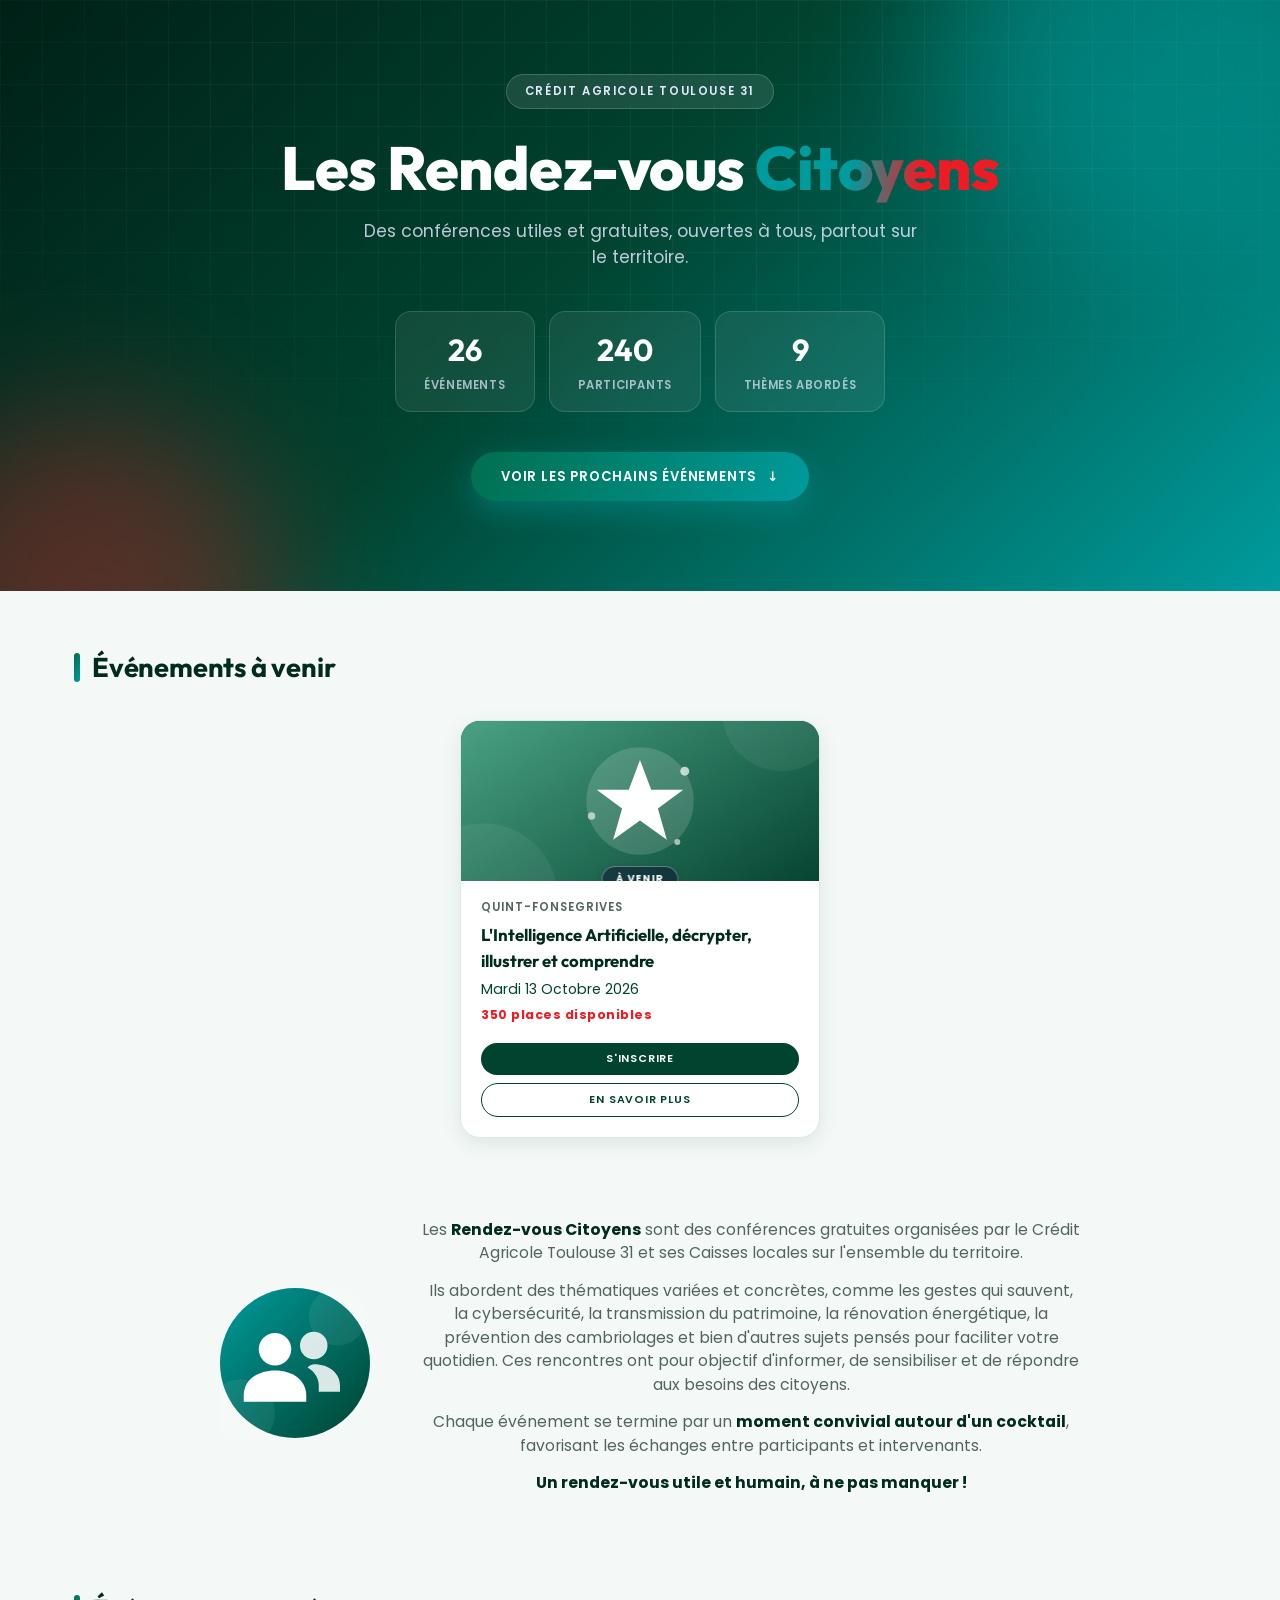
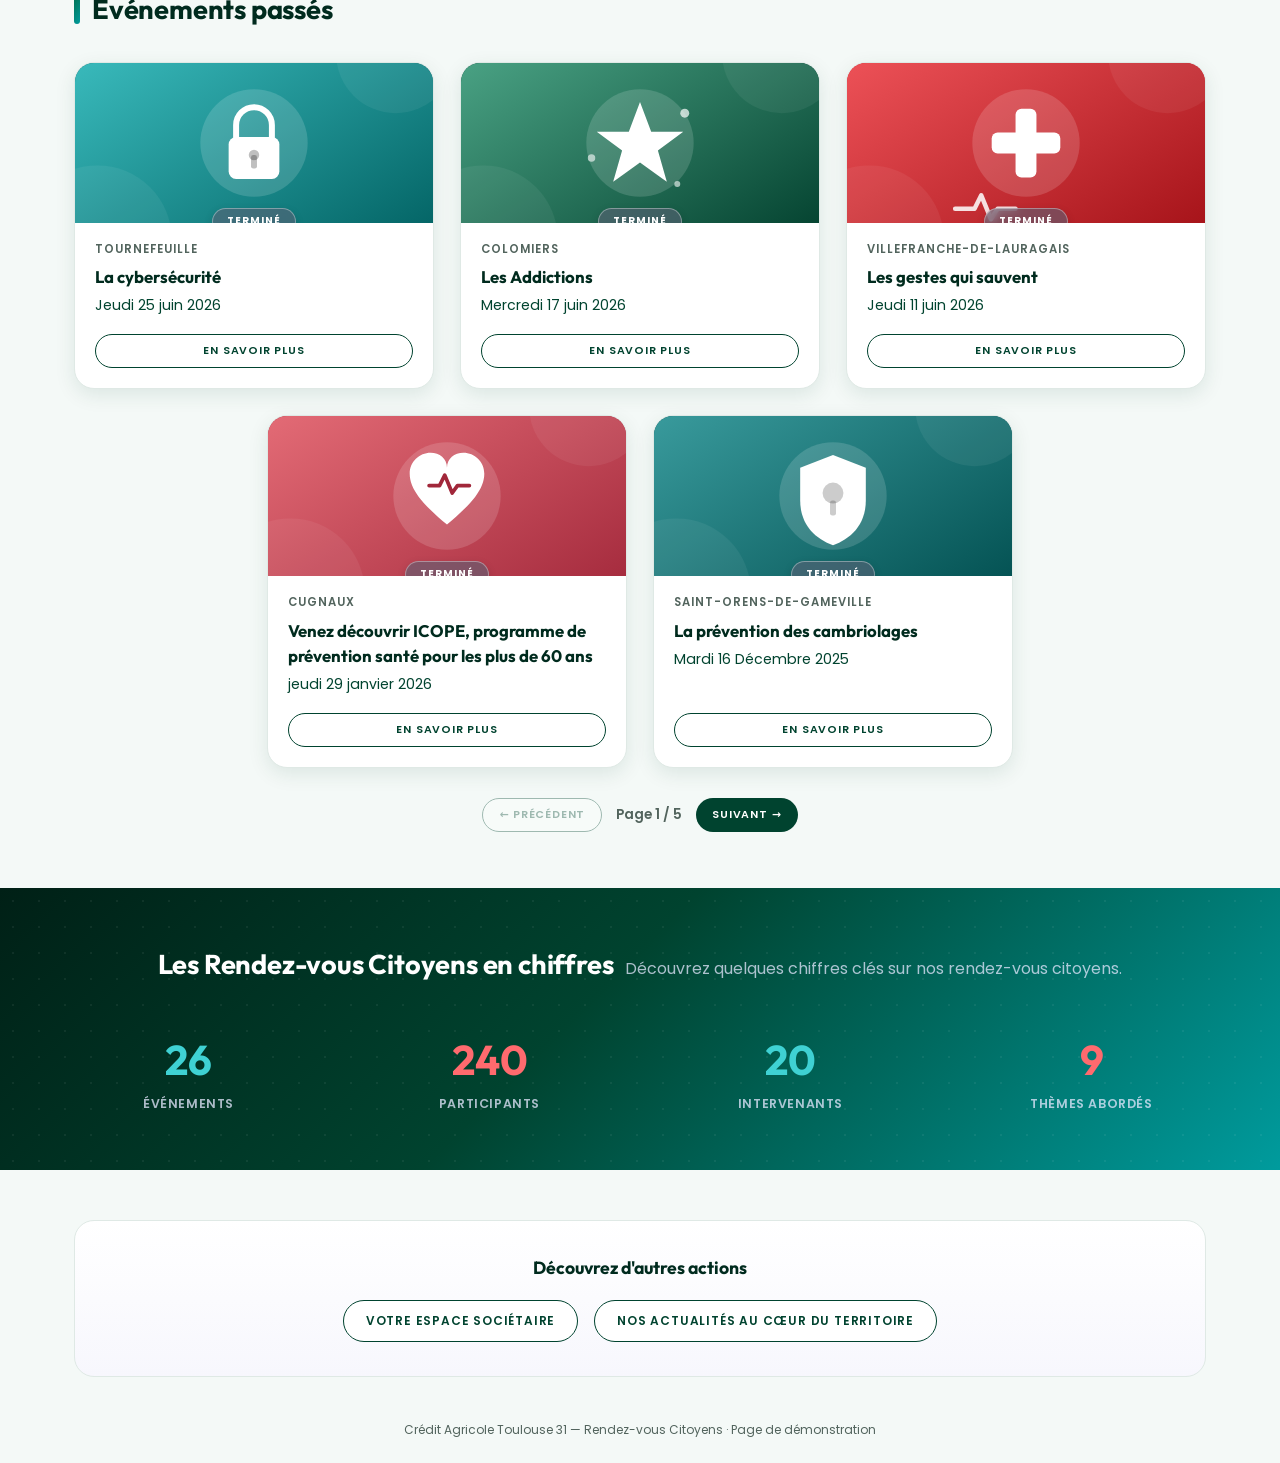
<file: index.html>
<!DOCTYPE html>
<html lang="fr">
<head>
<meta charset="UTF-8">
<meta name="viewport" content="width=device-width, initial-scale=1.0">
<title>Rendez-vous Citoyens — Crédit Agricole Toulouse 31</title>
<style>
/* =====================================================================
   RENDEZ-VOUS CITOYENS — FEUILLE DE STYLE
   ===================================================================== */

@import url('https://fonts.googleapis.com/css2?family=Outfit:wght@500;600;700;800&family=Poppins:wght@400;500;600;700&display=swap');

:root {
  /* Palette Crédit Agricole officielle : vert #006F4E, turquoise #009B9D, rouge #ED1C24 */
  --navy: #00432F;
  --navy-dark: #002B1E;
  --ink: #002016;
  --ink-2: #001a12;
  --blue-accent: #006F4E;
  --blue-pill: #009B9D;
  --blue-box: #009B9D;
  --blue-box-dark: #00787A;
  --rust: #ED1C24;
  --grey-text: #52645d;
  --bg: #f4f9f7;
  --card-bg: #ffffff;
  --border: #dfe9e5;
  --radius: 14px;
  --shadow: 0 6px 20px rgba(0, 67, 47, 0.1);

  --grad-hero: linear-gradient(135deg, #002016 0%, #00432F 45%, #009B9D 100%);
  --grad-accent: linear-gradient(95deg, #009B9D 0%, #009B9D 40%, #ED1C24 68%, #ED1C24 100%);
  --grad-btn: linear-gradient(120deg, #006F4E 0%, #009B9D 100%);
  --amber: #ED1C24;
  --cyan: #009B9D;

  --font: 'Poppins', 'Segoe UI', system-ui, -apple-system, sans-serif;
  --font-display: 'Outfit', 'Poppins', 'Segoe UI', system-ui, sans-serif;
}

* { box-sizing: border-box; }

body {
  margin: 0;
  font-family: var(--font);
  background: var(--bg);
  color: var(--navy);
  line-height: 1.5;
}

img { max-width: 100%; display: block; }

.container {
  max-width: 1180px;
  margin: 0 auto;
  padding: 0 24px;
}

a { color: inherit; }

/* ---------- HERO ---------- */

.hero {
  position: relative;
  overflow: hidden;
  background: var(--grad-hero);
  padding: 74px 0 90px;
  isolation: isolate;
}

.hero-grid-overlay {
  position: absolute;
  inset: 0;
  background-image:
    linear-gradient(rgba(255,255,255,0.045) 1px, transparent 1px),
    linear-gradient(90deg, rgba(255,255,255,0.045) 1px, transparent 1px);
  background-size: 42px 42px;
  mask-image: radial-gradient(ellipse 80% 70% at 50% 20%, #000 40%, transparent 90%);
  z-index: 0;
}

.hero-glow {
  position: absolute;
  border-radius: 50%;
  filter: blur(70px);
  z-index: 0;
  opacity: 0.55;
}
.hero-glow-1 { width: 420px; height: 420px; background: #009B9D; top: -160px; right: -80px; }
.hero-glow-2 { width: 380px; height: 380px; background: #ED1C24; bottom: -200px; left: -100px; opacity: 0.35; }

.hero-inner {
  position: relative;
  z-index: 1;
  text-align: center;
  display: flex;
  flex-direction: column;
  align-items: center;
}

.eyebrow-pill {
  display: inline-block;
  background: rgba(255,255,255,0.1);
  border: 1px solid rgba(255,255,255,0.18);
  backdrop-filter: blur(6px);
  color: #e6e8ff;
  font-size: 0.72rem;
  font-weight: 600;
  letter-spacing: 1.6px;
  text-transform: uppercase;
  padding: 8px 18px;
  border-radius: 999px;
  margin-bottom: 26px;
}

.hero-title {
  font-family: var(--font-display);
  font-weight: 800;
  font-size: clamp(2.4rem, 5vw, 3.8rem);
  line-height: 1.08;
  color: #fff;
  margin: 0 0 18px;
  letter-spacing: -0.5px;
}
.hero-title .accent {
  background: var(--grad-accent);
  -webkit-background-clip: text;
  background-clip: text;
  color: transparent;
}

.hero-subtitle {
  color: rgba(230,232,255,0.82);
  font-size: 1.08rem;
  max-width: 560px;
  margin: 0 0 40px;
}

.hero-stats {
  display: flex;
  gap: 14px;
  flex-wrap: wrap;
  justify-content: center;
  margin-bottom: 40px;
}
.hero-stat {
  background: rgba(255,255,255,0.07);
  border: 1px solid rgba(255,255,255,0.14);
  backdrop-filter: blur(6px);
  border-radius: 16px;
  padding: 16px 28px;
  min-width: 140px;
  display: flex;
  flex-direction: column;
  gap: 4px;
}
.hero-stat strong {
  font-family: var(--font-display);
  font-size: 1.9rem;
  font-weight: 700;
  color: #fff;
}
.hero-stat span {
  font-size: 0.72rem;
  letter-spacing: 0.6px;
  text-transform: uppercase;
  color: rgba(230,232,255,0.7);
  font-weight: 600;
}

/* ---------- BUTTONS ---------- */

.btn {
  display: inline-block;
  border: none;
  cursor: pointer;
  font-family: var(--font);
  font-weight: 600;
  font-size: 0.75rem;
  letter-spacing: 0.8px;
  text-transform: uppercase;
  text-align: center;
  padding: 11px 22px;
  border-radius: 999px;
  transition: transform 0.15s ease, box-shadow 0.15s ease, background 0.15s ease, filter 0.15s ease;
  text-decoration: none;
}
.btn:hover { transform: translateY(-2px); }

.btn-primary {
  background: var(--navy);
  color: #fff;
}
.btn-primary:hover { background: var(--navy-dark); box-shadow: 0 8px 20px rgba(0,43,30,0.3); }

.btn-outline {
  background: #fff;
  color: var(--navy);
  border: 1.5px solid var(--navy);
}
.btn-outline:hover { background: var(--navy); color: #fff; }

.btn-soft {
  background: var(--grad-btn);
  color: #fff;
  box-shadow: 0 8px 22px rgba(0,155,157,0.35);
}
.btn-soft:hover { filter: brightness(1.08); box-shadow: 0 10px 26px rgba(0,155,157,0.45); }

.btn-hero {
  background: var(--grad-btn);
  color: #fff;
  font-size: 0.82rem;
  padding: 15px 30px;
  box-shadow: 0 10px 30px rgba(0,155,157,0.45);
}
.btn-hero:hover { filter: brightness(1.1); box-shadow: 0 14px 36px rgba(0,155,157,0.55); }
.btn-hero .arrow { display: inline-block; margin-left: 6px; animation: bob 1.6s ease-in-out infinite; }
@keyframes bob { 0%,100% { transform: translateY(0); } 50% { transform: translateY(3px); } }

.btn-small { padding: 8px 16px; font-size: 0.68rem; }

/* ---------- SECTIONS ---------- */

.section { padding: 56px 0; }
.section.intro-text { padding: 24px 0; }
.section-head { margin-bottom: 32px; display: flex; align-items: baseline; gap: 12px; }
.section-title {
  font-family: var(--font-display);
  font-size: 1.7rem;
  font-weight: 700;
  color: var(--navy-dark);
  letter-spacing: -0.2px;
  margin: 0;
  position: relative;
  padding-left: 18px;
}
.section-title::before {
  content: "";
  position: absolute;
  left: 0;
  top: 6px;
  bottom: 6px;
  width: 6px;
  border-radius: 4px;
  background: var(--grad-btn);
}

.intro-text {
  max-width: 880px;
  margin: 0 auto;
  text-align: center;
  color: var(--grey-text);
  font-size: 0.98rem;
  display: flex;
  align-items: center;
  gap: 32px;
  flex-wrap: wrap;
}
.intro-text p { margin: 0 0 14px; }
.intro-text strong { color: var(--navy-dark); }
.intro-illustration { flex: 0 0 190px; text-align: center; }
.intro-illustration img { width: 150px; height: 150px; margin: 0 auto; }
.intro-text .intro-copy { flex: 1 1 420px; }

/* ---------- CARDS GRID ---------- */

.cards-grid {
  display: flex;
  flex-wrap: wrap;
  justify-content: center;
  gap: 26px;
}

.card {
  background: var(--card-bg);
  border-radius: 20px;
  overflow: hidden;
  box-shadow: var(--shadow);
  flex: 1 1 280px;
  max-width: 360px;
  display: flex;
  flex-direction: column;
  border: 1px solid var(--border);
  transition: transform 0.22s ease, box-shadow 0.22s ease;
}
.card:hover {
  transform: translateY(-6px);
  box-shadow: 0 20px 40px rgba(0, 67, 47, 0.16);
}

.card-media {
  height: 160px;
  display: flex;
  align-items: center;
  justify-content: center;
  font-size: 3.2rem;
  color: #fff;
  position: relative;
  overflow: hidden;
}
.card-media img { width: 100%; height: 100%; object-fit: cover; transition: transform 0.35s ease; }
.card:hover .card-media img { transform: scale(1.06); }

.card-body {
  padding: 18px 20px 20px;
  display: flex;
  flex-direction: column;
  gap: 6px;
  flex: 1;
}

.card-title { font-family: var(--font-display); font-weight: 700; font-size: 1.05rem; color: var(--navy-dark); margin: 0; }
.card-location { font-size: 0.72rem; letter-spacing: 1px; text-transform: uppercase; color: var(--grey-text); font-weight: 600; }
.card-date { font-size: 0.88rem; color: var(--navy); }
.card-places { font-size: 0.78rem; font-weight: 700; color: var(--rust); letter-spacing: 0.5px; }

.card-actions {
  margin-top: auto;
  padding-top: 12px;
  display: flex;
  flex-direction: column;
  gap: 8px;
}
.card-actions .btn { width: 100%; }

.badge {
  position: absolute;
  bottom: -12px;
  left: 50%;
  transform: translateX(-50%);
  background: rgba(13, 24, 54, 0.55);
  backdrop-filter: blur(4px);
  border: 1px solid rgba(255,255,255,0.35);
  color: #fff;
  font-size: 0.62rem;
  font-weight: 700;
  letter-spacing: 1px;
  padding: 5px 14px;
  border-radius: 999px;
  text-transform: uppercase;
  box-shadow: 0 3px 8px rgba(0,0,0,0.15);
}
.badge.badge-done { background: rgba(90, 98, 117, 0.6); }

/* ---------- PAST EVENTS / PAGINATION ---------- */

.past-wrap { position: relative; }
.pagination-controls {
  display: flex;
  justify-content: center;
  gap: 14px;
  margin-top: 30px;
}
.pagination-controls button:disabled {
  opacity: 0.35;
  cursor: not-allowed;
  transform: none;
}
.page-indicator {
  align-self: center;
  font-size: 0.85rem;
  color: var(--grey-text);
  font-weight: 600;
}

/* ---------- STATS ---------- */

.stats-section {
  background: var(--grad-hero);
  position: relative;
  overflow: hidden;
}
.stats-section::before {
  content: "";
  position: absolute;
  inset: 0;
  background-image: radial-gradient(rgba(255,255,255,0.06) 1px, transparent 1px);
  background-size: 26px 26px;
}
.stats-section .section-head { text-align: center; justify-content: center; }
.stats-section .section-title { color: #fff; padding-left: 0; }
.stats-section .section-title::before { display: none; }
.stats-grid {
  position: relative;
  display: grid;
  grid-template-columns: repeat(auto-fit, minmax(150px, 1fr));
  gap: 24px;
  text-align: center;
  margin-top: 30px;
}
.stat-number {
  font-family: var(--font-display);
  font-size: 2.6rem;
  font-weight: 700;
  color: #3FD1D3;
}
.stat:nth-child(even) .stat-number { color: #FF6A6E; }
.stat-label { font-size: 0.78rem; letter-spacing: 0.6px; text-transform: uppercase; color: rgba(230,232,255,0.75); font-weight: 600; margin-top: 4px; }
.stats-subtitle { color: rgba(230,232,255,0.75); margin-top: 6px; text-align: center; }

/* ---------- FOOTER CTA ---------- */

.footer-cta {
  border: 1px solid var(--border);
  border-radius: 20px;
  padding: 34px;
  margin: 50px 0 20px;
  text-align: center;
  background: linear-gradient(180deg, #fff, #f7f7fd);
}
.footer-cta p { margin: 0 0 18px; font-weight: 700; font-family: var(--font-display); font-size: 1.1rem; color: var(--navy-dark); }
.footer-cta .btn-row { display: flex; justify-content: center; gap: 16px; flex-wrap: wrap; }

.site-footer {
  text-align: center;
  padding: 24px;
  font-size: 0.75rem;
  color: var(--grey-text);
}

/* ---------- MODAL (fiche détaillée d'un événement) ---------- */

.modal-overlay {
  position: fixed;
  inset: 0;
  background: rgba(0, 20, 16, 0.7);
  backdrop-filter: blur(3px);
  display: none;
  align-items: flex-start;
  justify-content: center;
  padding: 40px 16px;
  overflow-y: auto;
  z-index: 1000;
}
.modal-overlay.open { display: flex; }

.modal-box {
  background: #fff;
  width: 100%;
  max-width: 980px;
  border-radius: 22px;
  overflow: hidden;
  box-shadow: 0 30px 70px rgba(0,0,0,0.4);
  animation: modal-in 0.22s ease;
}
@keyframes modal-in {
  from { opacity: 0; transform: translateY(16px) scale(0.98); }
  to { opacity: 1; transform: translateY(0) scale(1); }
}

.modal-header {
  display: flex;
  align-items: center;
  justify-content: space-between;
  padding: 18px 26px;
  background: var(--grad-hero);
}
.modal-kicker {
  font-family: var(--font-display);
  font-weight: 700;
  font-size: 0.95rem;
  color: #fff;
  letter-spacing: 0.3px;
}
.modal-close {
  background: rgba(255,255,255,0.12);
  border: 1px solid rgba(255,255,255,0.25);
  color: #fff;
  border-radius: 999px;
  padding: 9px 20px;
  font-weight: 600;
  font-size: 0.75rem;
  letter-spacing: 0.6px;
  text-transform: uppercase;
  cursor: pointer;
  transition: background 0.15s ease;
}
.modal-close:hover { background: rgba(255,255,255,0.22); }

.modal-body {
  display: grid;
  grid-template-columns: 1fr 1.1fr;
  gap: 30px;
  padding: 30px;
}
@media (max-width: 720px) {
  .modal-body { grid-template-columns: 1fr; }
}

.modal-media-wrap { position: relative; }
.modal-media {
  border-radius: 16px;
  overflow: hidden;
  height: 320px;
  display: flex;
  align-items: center;
  justify-content: center;
  font-size: 5rem;
  color: #fff;
}
.modal-media img { width: 100%; height: 100%; object-fit: cover; }

.modal-info .eyebrow { color: var(--grey-text); font-size: 0.9rem; margin: 0 0 2px; }
.modal-info .eyebrow strong { color: var(--navy-dark); }
.modal-info .event-title {
  font-family: var(--font-display);
  font-style: italic;
  font-weight: 700;
  font-size: 1.4rem;
  color: var(--rust);
  margin: 6px 0 14px;
}
.modal-info .presence { font-size: 0.92rem; color: var(--navy-dark); margin-bottom: 18px; }
.modal-info .presence strong { font-weight: 700; }

.info-box {
  background: var(--blue-box);
  color: #ffffff;
  border-radius: 12px;
  padding: 16px 18px;
  margin-bottom: 16px;
}
.info-box h3 {
  margin: 0 0 8px;
  font-size: 0.85rem;
  letter-spacing: 0.8px;
  text-transform: uppercase;
  font-weight: 700;
}
.info-box p { margin: 2px 0; font-size: 0.9rem; }

.modal-info .places { font-weight: 700; margin-bottom: 8px; font-size: 0.92rem; }
.modal-info .desc { font-size: 0.9rem; color: var(--navy-dark); margin-bottom: 20px; }
.modal-info .desc strong { font-weight: 700; }

.modal-communes {
  font-size: 0.8rem;
  color: var(--grey-text);
  margin-bottom: 18px;
}
.modal-communes summary { cursor: pointer; font-weight: 600; color: var(--navy); margin-bottom: 6px; }

@media (max-width: 640px) {
  .hero { padding: 56px 0 70px; }
  .modal-body { padding: 20px; }
}

</style>
</head>
<body>

<header class="hero">
  <div class="hero-glow hero-glow-1"></div>
  <div class="hero-glow hero-glow-2"></div>
  <div class="hero-grid-overlay"></div>
  <div class="container hero-inner">
    <span class="eyebrow-pill">Crédit Agricole Toulouse 31</span>
    <h1 class="hero-title">Les Rendez-vous <span class="accent">Citoyens</span></h1>
    <p class="hero-subtitle">Des conférences utiles et gratuites, ouvertes à tous, partout sur le territoire.</p>
    <div class="hero-stats">
      <div class="hero-stat"><strong id="hero-stat-evenements">0</strong><span>événements</span></div>
      <div class="hero-stat"><strong id="hero-stat-participants">0</strong><span>participants</span></div>
      <div class="hero-stat"><strong id="hero-stat-themes">0</strong><span>thèmes abordés</span></div>
    </div>
    <a href="#a-venir" class="btn btn-hero">Voir les prochains événements <span class="arrow">↓</span></a>
  </div>
</header>

<main class="container">

  <!-- ÉVÉNEMENTS À VENIR -->
  <section class="section" id="a-venir">
    <div class="section-head">
      <h2 class="section-title">Événements à venir</h2>
    </div>
    <div class="cards-grid" id="upcoming-grid"></div>
  </section>

  <!-- TEXTE DE PRÉSENTATION -->
  <section class="section intro-text">
    <div class="intro-illustration"><img src="images/communaute.svg" alt=""></div>
    <div class="intro-copy">
      <p>Les <strong>Rendez-vous Citoyens</strong> sont des conférences gratuites organisées par le Crédit Agricole Toulouse 31 et ses Caisses locales sur l'ensemble du territoire.</p>
      <p>Ils abordent des thématiques variées et concrètes, comme les gestes qui sauvent, la cybersécurité, la transmission du patrimoine, la rénovation énergétique, la prévention des cambriolages et bien d'autres sujets pensés pour faciliter votre quotidien. Ces rencontres ont pour objectif d'informer, de sensibiliser et de répondre aux besoins des citoyens.</p>
      <p>Chaque événement se termine par un <strong>moment convivial autour d'un cocktail</strong>, favorisant les échanges entre participants et intervenants.</p>
      <p><strong>Un rendez-vous utile et humain, à ne pas manquer !</strong></p>
    </div>
  </section>

  <!-- ÉVÉNEMENTS PASSÉS -->
  <section class="section past-wrap" id="passes">
    <div class="section-head">
      <h2 class="section-title">Événements passés</h2>
    </div>
    <div class="cards-grid" id="past-grid"></div>
    <div class="pagination-controls">
      <button id="past-prev" class="btn btn-outline btn-small">← Précédent</button>
      <span class="page-indicator" id="past-page-indicator"></span>
      <button id="past-next" class="btn btn-primary btn-small">Suivant →</button>
    </div>
  </section>

</main>

<!-- CHIFFRES CLÉS -->
<section class="stats-section">
  <div class="container section">
    <div class="section-head" style="text-align:center">
      <h2 class="section-title">Les Rendez-vous Citoyens en chiffres</h2>
      <p class="stats-subtitle">Découvrez quelques chiffres clés sur nos rendez-vous citoyens.</p>
    </div>
    <div class="stats-grid">
      <div class="stat"><div class="stat-number" id="stat-evenements">0</div><div class="stat-label">Événements</div></div>
      <div class="stat"><div class="stat-number" id="stat-participants">0</div><div class="stat-label">Participants</div></div>
      <div class="stat"><div class="stat-number" id="stat-intervenants">0</div><div class="stat-label">Intervenants</div></div>
      <div class="stat"><div class="stat-number" id="stat-themes">0</div><div class="stat-label">Thèmes abordés</div></div>
    </div>
  </div>
</section>

<div class="container">
  <div class="footer-cta">
    <p>Découvrez d'autres actions</p>
    <div class="btn-row">
      <a href="#" class="btn btn-outline">Votre espace sociétaire</a>
      <a href="#" class="btn btn-outline">Nos actualités au cœur du territoire</a>
    </div>
  </div>
</div>

<footer class="site-footer">
  Crédit Agricole Toulouse 31 — Rendez-vous Citoyens · Page de démonstration
</footer>

<!-- MODALE DE DÉTAIL -->
<div class="modal-overlay" id="modal-overlay">
  <div class="modal-box">
    <div class="modal-header">
      <span class="modal-kicker">Rendez-vous Citoyens</span>
      <button class="modal-close" id="modal-close">✕ Fermer</button>
    </div>
    <div class="modal-body">
      <div class="modal-media-wrap">
        <div class="modal-media" id="modal-media"></div>
        <span class="badge" id="modal-badge">À venir</span>
      </div>
      <div class="modal-info">
        <p class="eyebrow">Nous avons le plaisir de vous convier au :<br><strong>Rendez-vous Citoyens</strong> — <span id="modal-theme-label"></span></p>
        <p class="event-title" id="modal-title"></p>
        <p class="presence" id="modal-presence"></p>

        <div class="info-box">
          <h3>Lieu &amp; horaires</h3>
          <div id="modal-infos"></div>
        </div>

        <p class="places" id="modal-places"></p>
        <p class="desc" id="modal-desc"></p>

        <details class="modal-communes" id="modal-communes">
          <summary>Communes concernées</summary>
          <div class="communes-list"></div>
        </details>

        <button class="btn btn-soft" id="modal-inscrire">S'inscrire</button>
      </div>
    </div>
  </div>
</div>

<script src="data/events-data.js"></script>
<script>
/* =====================================================================
   RENDEZ-VOUS CITOYENS — LOGIQUE DE LA PAGE
   RDV_THEMES / RDV_STATS et le texte XML brut (RDV_XML) viennent du
   fichier data/events-data.js, chargé AVANT ce script dans index.html.
   RDV_XML est interprété ici même, au chargement, avec le parseur XML
   natif du navigateur (DOMParser) — voir parseEvenementsXML().
   ===================================================================== */

(function () {
  "use strict";

  const PAST_PAGE_SIZE = 5;
  let pastPage = 0;
  let RDV_EVENTS = [];

  const themeById = Object.fromEntries(RDV_THEMES.map((t) => [t.id, t]));

  function getTheme(event) {
    return themeById[event.theme] || RDV_THEMES[RDV_THEMES.length - 1];
  }

  /** Enlève les accents et met en minuscules, pour des comparaisons robustes. */
  function normalize(str) {
    return String(str || "").normalize("NFD").replace(/[\u0300-\u036f]/g, "").toLowerCase().trim();
  }

  const MOIS_FR = {
    janvier: 0, fevrier: 1, mars: 2, avril: 3, mai: 4, juin: 5,
    juillet: 6, aout: 7, septembre: 8, octobre: 9, novembre: 10, decembre: 11
  };

  /** Convertit "Jeudi 12 septembre 2024" en objet Date (pour trier/comparer). */
  function parseFrenchDate(str) {
    const m = normalize(str).match(/(\d{1,2})\s+([a-z]+)\s+(\d{4})/);
    if (!m) return null;
    const month = MOIS_FR[m[2]];
    if (month === undefined) return null;
    return new Date(Number(m[3]), month, Number(m[1]));
  }

  /* ---------------------------------------------------------------
     Lecture du XML métier (voir data/RDVCitoyens.xml / RDV_XML)
  --------------------------------------------------------------- */
  function parseEvenementsXML(xmlText) {
    const doc = new DOMParser().parseFromString(xmlText, "application/xml");
    if (doc.querySelector("parsererror")) {
      console.error("XML des événements invalide.");
      return [];
    }
    const get = (node, tag) => {
      const el = node.getElementsByTagName(tag)[0];
      return el ? el.textContent.trim() : "";
    };
    return Array.from(doc.getElementsByTagName("Evenement")).map((node) => ({
      id: get(node, "id"),
      dateEvenement: get(node, "Date_Evenement"),
      titre: get(node, "Titre"),
      localisation: get(node, "Localisation"),
      theme: get(node, "Theme"),
      statut: get(node, "Statut"),
      intervenant: get(node, "Intervenant"),
      horaireGen: get(node, "HoraireGen"),
      horaireCocktail: get(node, "HoraireCocktail"),
      horaireConf: get(node, "HoraireConf"),
      lieu: get(node, "Lieu"),
      adresse: get(node, "Adresse"),
      cp: get(node, "Cp"),
      nombreInscrit: Number(get(node, "NombreInscrit")) || 0,
      nombrePlaceMax: Number(get(node, "NombrePlaceMax")) || 0,
      description: get(node, "Description"),
      communesConcernees: get(node, "Communes_Concernees"),
      detailEvenement: get(node, "detail-evenement"),
      codeCaisse: get(node, "Code_caisse"),
      libelleCaisse: get(node, "Libelle_caisse"),
      image: get(node, "Image"),
      sortDate: parseFrenchDate(get(node, "Date_Evenement"))
    }));
  }

  /** Détermine si un événement est "à venir" ou "terminé" à partir du <Statut>. */
  function isUpcoming(event) {
    const s = normalize(event.statut);
    if (s.includes("termine")) return false;
    if (s.includes("venir") || s.includes("cours")) return true;
    if (event.sortDate) {
      const today = new Date();
      today.setHours(0, 0, 0, 0);
      return event.sortDate >= today;
    }
    return false;
  }

  function placesDisponibles(event) {
    return Math.max(event.nombrePlaceMax - event.nombreInscrit, 0);
  }

  function mediaHtml(event, theme) {
    // Priorité : image propre à l'événement > image par défaut de la thématique > icône.
    const src = event.image || theme.image;
    if (src) {
      return `<img src="${escapeAttr(src)}" alt="${escapeAttr(event.titre)}">`;
    }
    return theme.icone;
  }

  function escapeHtml(str) {
    return String(str ?? "").replace(/[&<>"']/g, (c) => ({
      "&": "&amp;", "<": "&lt;", ">": "&gt;", '"': "&quot;", "'": "&#39;"
    }[c]));
  }
  function escapeAttr(str) { return escapeHtml(str); }

  /* ---------------------------------------------------------------
     Cartes "à venir"
  --------------------------------------------------------------- */
  function renderUpcoming() {
    const container = document.getElementById("upcoming-grid");
    const events = RDV_EVENTS.filter(isUpcoming).sort((a, b) => (a.sortDate || 0) - (b.sortDate || 0));

    if (events.length === 0) {
      container.innerHTML = `<p style="color:var(--grey-text)">Aucun événement à venir pour le moment.</p>`;
      return;
    }

    container.innerHTML = events.map((ev) => cardHtml(ev, true)).join("");
    bindCardButtons(container);
  }

  /* ---------------------------------------------------------------
     Cartes "passés" (avec pagination)
  --------------------------------------------------------------- */
  function renderPast() {
    const container = document.getElementById("past-grid");
    const events = RDV_EVENTS.filter((e) => !isUpcoming(e)).sort((a, b) => (b.sortDate || 0) - (a.sortDate || 0));
    const totalPages = Math.max(Math.ceil(events.length / PAST_PAGE_SIZE), 1);
    pastPage = Math.min(pastPage, totalPages - 1);

    const start = pastPage * PAST_PAGE_SIZE;
    const pageEvents = events.slice(start, start + PAST_PAGE_SIZE);

    if (pageEvents.length === 0) {
      container.innerHTML = `<p style="color:var(--grey-text)">Aucun événement passé pour le moment.</p>`;
    } else {
      container.innerHTML = pageEvents.map((ev) => cardHtml(ev, false)).join("");
      bindCardButtons(container);
    }

    document.getElementById("past-prev").disabled = pastPage === 0;
    document.getElementById("past-next").disabled = pastPage >= totalPages - 1;
    document.getElementById("past-page-indicator").textContent = `Page ${pastPage + 1} / ${totalPages}`;
  }

  function cardHtml(ev, upcoming) {
    const theme = getTheme(ev);
    const places = placesDisponibles(ev);
    return `
      <div class="card" data-id="${escapeAttr(ev.id)}">
        <div class="card-media" style="background:${theme.couleur}">
          ${mediaHtml(ev, theme)}
          <span class="badge ${upcoming ? "" : "badge-done"}">${upcoming ? "À venir" : "Terminé"}</span>
        </div>
        <div class="card-body">
          <span class="card-location">${escapeHtml(ev.localisation || "")}</span>
          <h3 class="card-title">${escapeHtml(ev.titre)}</h3>
          <span class="card-date">${escapeHtml(ev.dateEvenement)}</span>
          ${upcoming ? `<span class="card-places">${places} place${places > 1 ? "s" : ""} disponible${places > 1 ? "s" : ""}</span>` : ""}
          <div class="card-actions">
            ${upcoming ? `<button class="btn btn-primary btn-small btn-inscrire" data-id="${escapeAttr(ev.id)}">S'inscrire</button>` : ""}
            <button class="btn btn-outline btn-small btn-details" data-id="${escapeAttr(ev.id)}">En savoir plus</button>
          </div>
        </div>
      </div>`;
  }

  function bindCardButtons(container) {
    container.querySelectorAll(".btn-details").forEach((btn) => {
      btn.addEventListener("click", () => openModal(btn.dataset.id, false));
    });
    container.querySelectorAll(".btn-inscrire").forEach((btn) => {
      btn.addEventListener("click", () => openModal(btn.dataset.id, true));
    });
  }

  /* ---------------------------------------------------------------
     Modale de détail
  --------------------------------------------------------------- */
  function openModal(id, focusInscription) {
    const ev = RDV_EVENTS.find((e) => e.id === id);
    if (!ev) return;
    const theme = getTheme(ev);
    const upcoming = isUpcoming(ev);
    const places = placesDisponibles(ev);

    const overlay = document.getElementById("modal-overlay");

    document.getElementById("modal-media").innerHTML = mediaHtml(ev, theme);
    document.getElementById("modal-media").style.background = theme.couleur;
    document.getElementById("modal-badge").textContent = upcoming ? "À venir" : "Terminé";
    document.getElementById("modal-badge").className = "badge" + (upcoming ? "" : " badge-done");

    document.getElementById("modal-theme-label").textContent = theme.label;
    document.getElementById("modal-title").textContent = `« ${ev.titre} »`;

    const presenceEl = document.getElementById("modal-presence");
    if (ev.intervenant) {
      presenceEl.innerHTML = `Intervenant(s) : <strong>${escapeHtml(ev.intervenant)}</strong>`;
      presenceEl.style.display = "";
    } else {
      presenceEl.style.display = "none";
    }

    document.getElementById("modal-infos").innerHTML = `
      <p>${escapeHtml(ev.dateEvenement)}</p>
      <p>Conférence à ${escapeHtml(ev.horaireConf || "-")}${ev.horaireCocktail ? `, suivie d'un cocktail à ${escapeHtml(ev.horaireCocktail)}` : ""}</p>
      ${ev.lieu ? `<p>${escapeHtml(ev.lieu)}</p>` : ""}
      ${ev.adresse ? `<p>${escapeHtml(ev.adresse)}</p>` : ""}
      ${ev.cp ? `<p>${escapeHtml(ev.cp)}</p>` : ""}
    `;

    const placesEl = document.getElementById("modal-places");
    if (upcoming) {
      placesEl.textContent = `Places disponibles : ${places}`;
      placesEl.style.display = "";
    } else {
      placesEl.style.display = "none";
    }

    document.getElementById("modal-desc").innerHTML = ev.description
      ? `<strong>Description :</strong> ${escapeHtml(ev.description)}`
      : "";

    const communes = ev.communesConcernees ? ev.communesConcernees.split("_").map((c) => c.trim()).filter(Boolean) : [];
    const communesWrap = document.getElementById("modal-communes");
    if (communes.length) {
      communesWrap.style.display = "";
      communesWrap.querySelector("summary").textContent = `Communes concernées (${communes.length})`;
      communesWrap.querySelector(".communes-list").textContent = communes.join(", ");
    } else {
      communesWrap.style.display = "none";
    }

    const inscrireBtn = document.getElementById("modal-inscrire");
    if (upcoming) {
      inscrireBtn.style.display = "";
      inscrireBtn.onclick = () => {
        const link = ev.lienInscription || `mailto:contact@ca-toulouse31.fr?subject=${encodeURIComponent("Inscription : " + ev.titre)}`;
        window.location.href = link;
      };
    } else {
      inscrireBtn.style.display = "none";
    }

    overlay.classList.add("open");
    document.body.style.overflow = "hidden";

    if (focusInscription) {
      setTimeout(() => inscrireBtn.scrollIntoView({ behavior: "smooth", block: "center" }), 100);
    }
  }

  function closeModal() {
    document.getElementById("modal-overlay").classList.remove("open");
    document.body.style.overflow = "";
  }

  /* ---------------------------------------------------------------
     Statistiques
  --------------------------------------------------------------- */
  function renderStats() {
    const nbEvenements = RDV_STATS.totalEvenements ?? RDV_EVENTS.length;
    const nbParticipants = RDV_STATS.totalParticipants ?? RDV_EVENTS.reduce((sum, e) => sum + (Number(e.nombreInscrit) || 0), 0);
    const intervenantsUniques = new Set(RDV_EVENTS.map((e) => e.intervenant).filter(Boolean));
    const nbIntervenants = RDV_STATS.totalIntervenants ?? intervenantsUniques.size;
    const themesUniques = new Set(RDV_EVENTS.map((e) => e.theme).filter(Boolean));
    const nbThemes = RDV_STATS.totalThemes ?? themesUniques.size;

    document.getElementById("stat-evenements").textContent = nbEvenements;
    document.getElementById("stat-participants").textContent = nbParticipants.toLocaleString("fr-FR");
    document.getElementById("stat-intervenants").textContent = nbIntervenants;
    document.getElementById("stat-themes").textContent = nbThemes;

    // Mêmes chiffres, repris en version compacte dans le bandeau d'en-tête (hero).
    const heroEv = document.getElementById("hero-stat-evenements");
    const heroPart = document.getElementById("hero-stat-participants");
    const heroThemes = document.getElementById("hero-stat-themes");
    if (heroEv) heroEv.textContent = nbEvenements;
    if (heroPart) heroPart.textContent = nbParticipants.toLocaleString("fr-FR");
    if (heroThemes) heroThemes.textContent = nbThemes;
  }

  /* ---------------------------------------------------------------
     Init
  --------------------------------------------------------------- */
  function init() {
    RDV_EVENTS = parseEvenementsXML(RDV_XML);
    renderUpcoming();
    renderPast();
    renderStats();

    document.getElementById("past-prev").addEventListener("click", () => { pastPage--; renderPast(); });
    document.getElementById("past-next").addEventListener("click", () => { pastPage++; renderPast(); });

    document.getElementById("modal-close").addEventListener("click", closeModal);
    document.getElementById("modal-overlay").addEventListener("click", (e) => {
      if (e.target.id === "modal-overlay") closeModal();
    });
    document.addEventListener("keydown", (e) => { if (e.key === "Escape") closeModal(); });
  }

  document.addEventListener("DOMContentLoaded", init);
})();

</script>
</body>
</html>
</file>
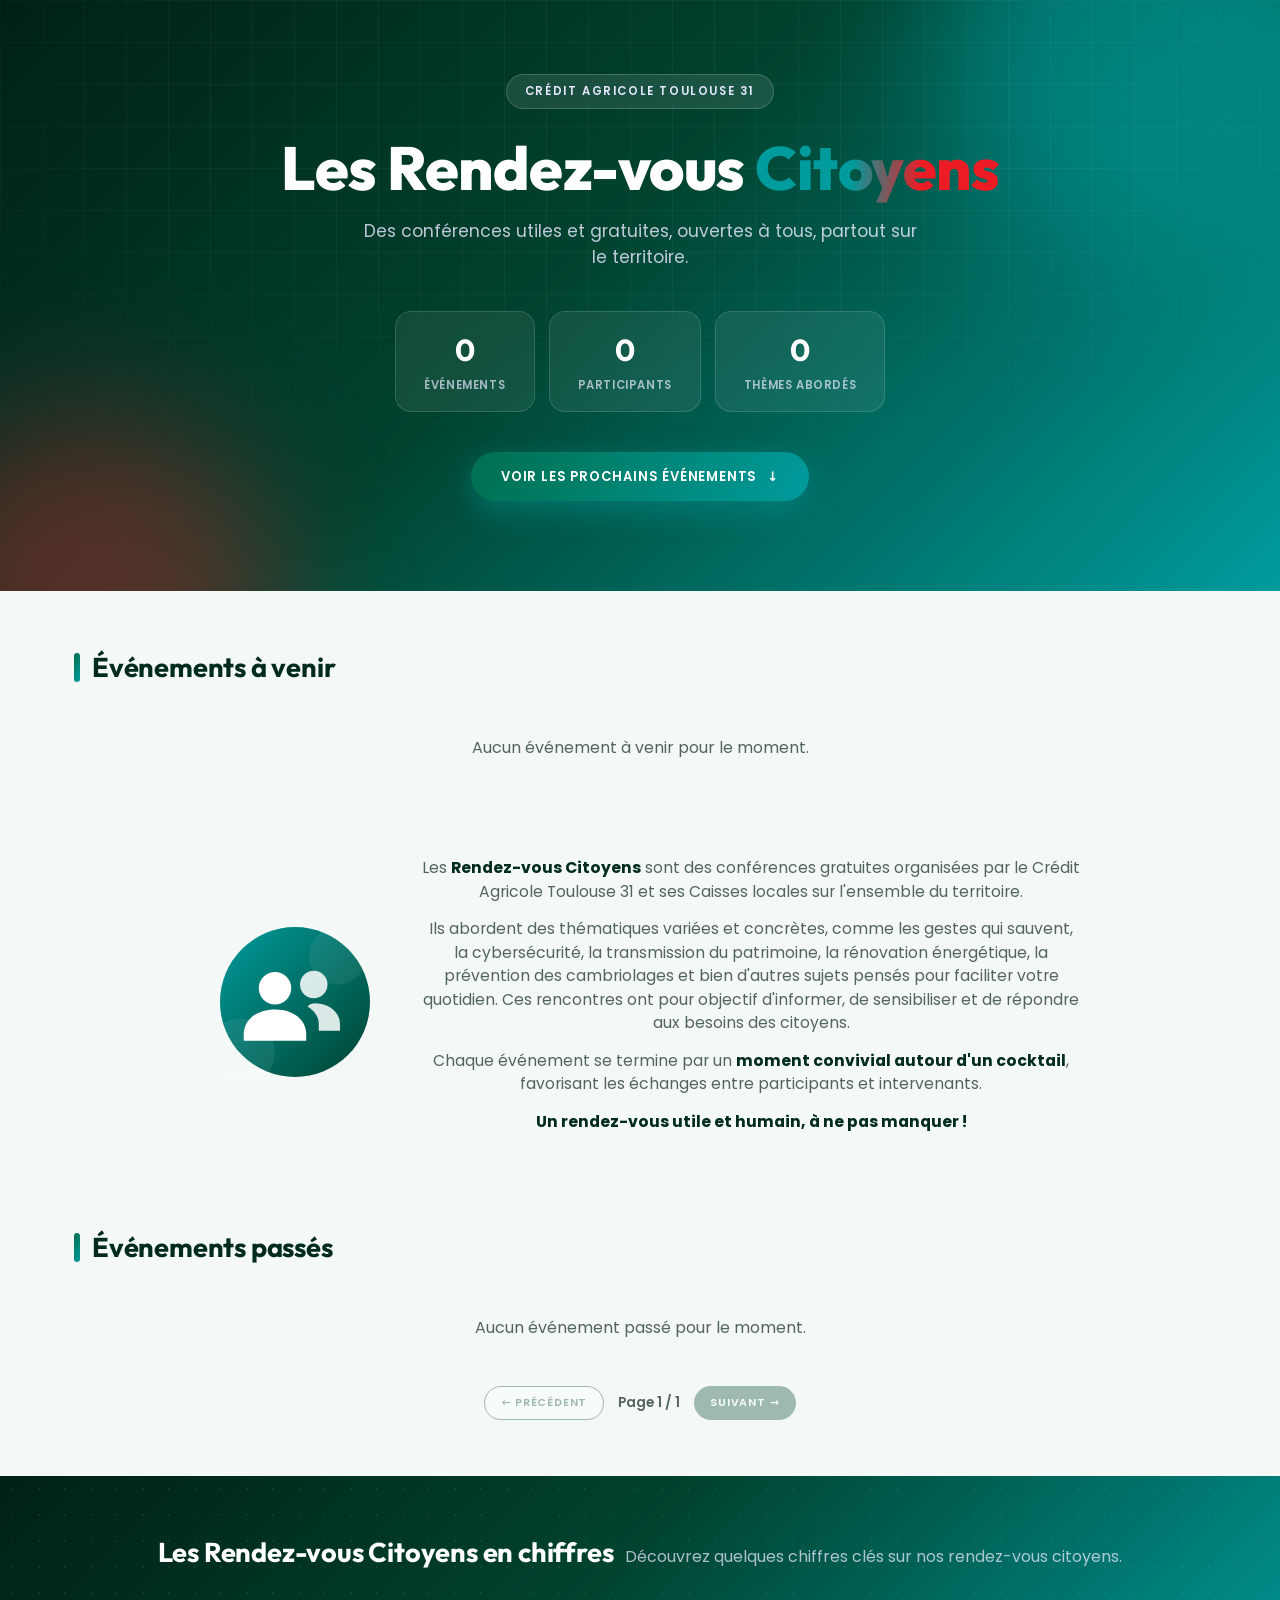
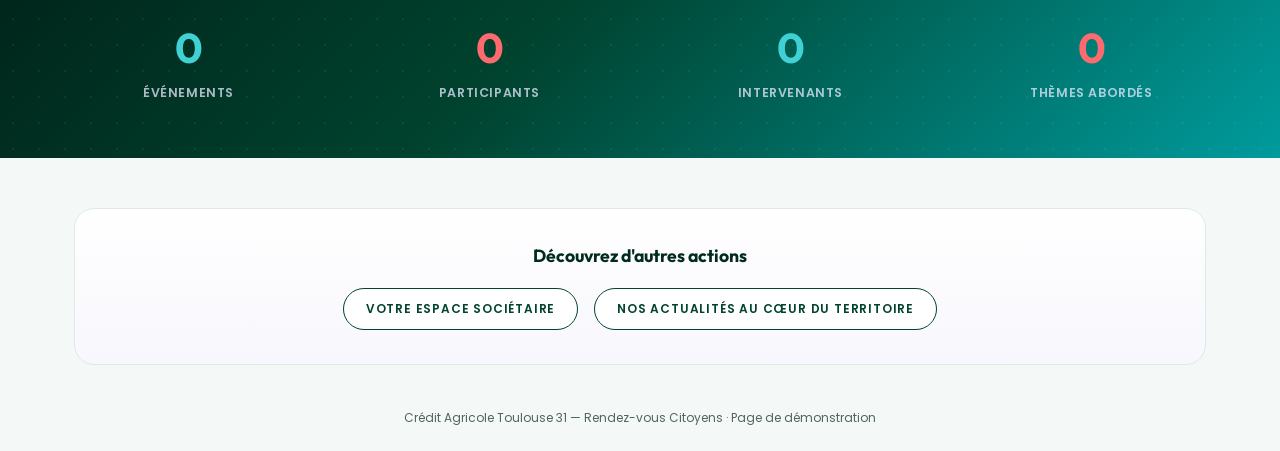
<file: coli-1-page.html>
<!DOCTYPE html>
<html lang="fr">
<head>
<meta charset="UTF-8">
<meta name="viewport" content="width=device-width, initial-scale=1.0">
<title>Rendez-vous Citoyens — Crédit Agricole Toulouse 31</title>
<style>
/* =====================================================================
   RENDEZ-VOUS CITOYENS — FEUILLE DE STYLE
   ===================================================================== */

@import url('https://fonts.googleapis.com/css2?family=Outfit:wght@500;600;700;800&family=Poppins:wght@400;500;600;700&display=swap');

:root {
  /* Palette Crédit Agricole officielle : vert #006F4E, turquoise #009B9D, rouge #ED1C24 */
  --navy: #00432F;
  --navy-dark: #002B1E;
  --ink: #002016;
  --ink-2: #001a12;
  --blue-accent: #006F4E;
  --blue-pill: #009B9D;
  --blue-box: #009B9D;
  --blue-box-dark: #00787A;
  --rust: #ED1C24;
  --grey-text: #52645d;
  --bg: #f4f9f7;
  --card-bg: #ffffff;
  --border: #dfe9e5;
  --radius: 14px;
  --shadow: 0 6px 20px rgba(0, 67, 47, 0.1);

  --grad-hero: linear-gradient(135deg, #002016 0%, #00432F 45%, #009B9D 100%);
  --grad-accent: linear-gradient(95deg, #009B9D 0%, #009B9D 40%, #ED1C24 68%, #ED1C24 100%);
  --grad-btn: linear-gradient(120deg, #006F4E 0%, #009B9D 100%);
  --amber: #ED1C24;
  --cyan: #009B9D;

  --font: 'Poppins', 'Segoe UI', system-ui, -apple-system, sans-serif;
  --font-display: 'Outfit', 'Poppins', 'Segoe UI', system-ui, sans-serif;
}

* { box-sizing: border-box; }

body {
  margin: 0;
  font-family: var(--font);
  background: var(--bg);
  color: var(--navy);
  line-height: 1.5;
}

img { max-width: 100%; display: block; }

.container {
  max-width: 1180px;
  margin: 0 auto;
  padding: 0 24px;
}

a { color: inherit; }

/* ---------- HERO ---------- */

.hero {
  position: relative;
  overflow: hidden;
  background: var(--grad-hero);
  padding: 74px 0 90px;
  isolation: isolate;
}

.hero-grid-overlay {
  position: absolute;
  inset: 0;
  background-image:
    linear-gradient(rgba(255,255,255,0.045) 1px, transparent 1px),
    linear-gradient(90deg, rgba(255,255,255,0.045) 1px, transparent 1px);
  background-size: 42px 42px;
  mask-image: radial-gradient(ellipse 80% 70% at 50% 20%, #000 40%, transparent 90%);
  z-index: 0;
}

.hero-glow {
  position: absolute;
  border-radius: 50%;
  filter: blur(70px);
  z-index: 0;
  opacity: 0.55;
}
.hero-glow-1 { width: 420px; height: 420px; background: #009B9D; top: -160px; right: -80px; }
.hero-glow-2 { width: 380px; height: 380px; background: #ED1C24; bottom: -200px; left: -100px; opacity: 0.35; }

.hero-inner {
  position: relative;
  z-index: 1;
  text-align: center;
  display: flex;
  flex-direction: column;
  align-items: center;
}

.eyebrow-pill {
  display: inline-block;
  background: rgba(255,255,255,0.1);
  border: 1px solid rgba(255,255,255,0.18);
  backdrop-filter: blur(6px);
  color: #e6e8ff;
  font-size: 0.72rem;
  font-weight: 600;
  letter-spacing: 1.6px;
  text-transform: uppercase;
  padding: 8px 18px;
  border-radius: 999px;
  margin-bottom: 26px;
}

.hero-title {
  font-family: var(--font-display);
  font-weight: 800;
  font-size: clamp(2.4rem, 5vw, 3.8rem);
  line-height: 1.08;
  color: #fff;
  margin: 0 0 18px;
  letter-spacing: -0.5px;
}
.hero-title .accent {
  background: var(--grad-accent);
  -webkit-background-clip: text;
  background-clip: text;
  color: transparent;
}

.hero-subtitle {
  color: rgba(230,232,255,0.82);
  font-size: 1.08rem;
  max-width: 560px;
  margin: 0 0 40px;
}

.hero-stats {
  display: flex;
  gap: 14px;
  flex-wrap: wrap;
  justify-content: center;
  margin-bottom: 40px;
}
.hero-stat {
  background: rgba(255,255,255,0.07);
  border: 1px solid rgba(255,255,255,0.14);
  backdrop-filter: blur(6px);
  border-radius: 16px;
  padding: 16px 28px;
  min-width: 140px;
  display: flex;
  flex-direction: column;
  gap: 4px;
}
.hero-stat strong {
  font-family: var(--font-display);
  font-size: 1.9rem;
  font-weight: 700;
  color: #fff;
}
.hero-stat span {
  font-size: 0.72rem;
  letter-spacing: 0.6px;
  text-transform: uppercase;
  color: rgba(230,232,255,0.7);
  font-weight: 600;
}

/* ---------- BUTTONS ---------- */

.btn {
  display: inline-block;
  border: none;
  cursor: pointer;
  font-family: var(--font);
  font-weight: 600;
  font-size: 0.75rem;
  letter-spacing: 0.8px;
  text-transform: uppercase;
  text-align: center;
  padding: 11px 22px;
  border-radius: 999px;
  transition: transform 0.15s ease, box-shadow 0.15s ease, background 0.15s ease, filter 0.15s ease;
  text-decoration: none;
}
.btn:hover { transform: translateY(-2px); }

.btn-primary {
  background: var(--navy);
  color: #fff;
}
.btn-primary:hover { background: var(--navy-dark); box-shadow: 0 8px 20px rgba(0,43,30,0.3); }

.btn-outline {
  background: #fff;
  color: var(--navy);
  border: 1.5px solid var(--navy);
}
.btn-outline:hover { background: var(--navy); color: #fff; }

.btn-soft {
  background: var(--grad-btn);
  color: #fff;
  box-shadow: 0 8px 22px rgba(0,155,157,0.35);
}
.btn-soft:hover { filter: brightness(1.08); box-shadow: 0 10px 26px rgba(0,155,157,0.45); }

.btn-hero {
  background: var(--grad-btn);
  color: #fff;
  font-size: 0.82rem;
  padding: 15px 30px;
  box-shadow: 0 10px 30px rgba(0,155,157,0.45);
}
.btn-hero:hover { filter: brightness(1.1); box-shadow: 0 14px 36px rgba(0,155,157,0.55); }
.btn-hero .arrow { display: inline-block; margin-left: 6px; animation: bob 1.6s ease-in-out infinite; }
@keyframes bob { 0%,100% { transform: translateY(0); } 50% { transform: translateY(3px); } }

.btn-small { padding: 8px 16px; font-size: 0.68rem; }

/* ---------- SECTIONS ---------- */

.section { padding: 56px 0; }
.section.intro-text { padding: 24px 0; }
.section-head { margin-bottom: 32px; display: flex; align-items: baseline; gap: 12px; }
.section-title {
  font-family: var(--font-display);
  font-size: 1.7rem;
  font-weight: 700;
  color: var(--navy-dark);
  letter-spacing: -0.2px;
  margin: 0;
  position: relative;
  padding-left: 18px;
}
.section-title::before {
  content: "";
  position: absolute;
  left: 0;
  top: 6px;
  bottom: 6px;
  width: 6px;
  border-radius: 4px;
  background: var(--grad-btn);
}

.intro-text {
  max-width: 880px;
  margin: 0 auto;
  text-align: center;
  color: var(--grey-text);
  font-size: 0.98rem;
  display: flex;
  align-items: center;
  gap: 32px;
  flex-wrap: wrap;
}
.intro-text p { margin: 0 0 14px; }
.intro-text strong { color: var(--navy-dark); }
.intro-illustration { flex: 0 0 190px; text-align: center; }
.intro-illustration img { width: 150px; height: 150px; margin: 0 auto; }
.intro-text .intro-copy { flex: 1 1 420px; }

/* ---------- CARDS GRID ---------- */

.cards-grid {
  display: flex;
  flex-wrap: wrap;
  justify-content: center;
  gap: 26px;
}

.card {
  background: var(--card-bg);
  border-radius: 20px;
  overflow: hidden;
  box-shadow: var(--shadow);
  flex: 1 1 280px;
  max-width: 360px;
  display: flex;
  flex-direction: column;
  border: 1px solid var(--border);
  transition: transform 0.22s ease, box-shadow 0.22s ease;
}
.card:hover {
  transform: translateY(-6px);
  box-shadow: 0 20px 40px rgba(0, 67, 47, 0.16);
}

.card-media {
  height: 160px;
  display: flex;
  align-items: center;
  justify-content: center;
  font-size: 3.2rem;
  color: #fff;
  position: relative;
  overflow: hidden;
}
.card-media img { width: 100%; height: 100%; object-fit: cover; transition: transform 0.35s ease; }
.card:hover .card-media img { transform: scale(1.06); }

.card-body {
  padding: 18px 20px 20px;
  display: flex;
  flex-direction: column;
  gap: 6px;
  flex: 1;
}

.card-title { font-family: var(--font-display); font-weight: 700; font-size: 1.05rem; color: var(--navy-dark); margin: 0; }
.card-location { font-size: 0.72rem; letter-spacing: 1px; text-transform: uppercase; color: var(--grey-text); font-weight: 600; }
.card-date { font-size: 0.88rem; color: var(--navy); }
.card-places { font-size: 0.78rem; font-weight: 700; color: var(--rust); letter-spacing: 0.5px; }

.card-actions {
  margin-top: auto;
  padding-top: 12px;
  display: flex;
  flex-direction: column;
  gap: 8px;
}
.card-actions .btn { width: 100%; }

.badge {
  position: absolute;
  bottom: -12px;
  left: 50%;
  transform: translateX(-50%);
  background: rgba(13, 24, 54, 0.55);
  backdrop-filter: blur(4px);
  border: 1px solid rgba(255,255,255,0.35);
  color: #fff;
  font-size: 0.62rem;
  font-weight: 700;
  letter-spacing: 1px;
  padding: 5px 14px;
  border-radius: 999px;
  text-transform: uppercase;
  box-shadow: 0 3px 8px rgba(0,0,0,0.15);
}
.badge.badge-done { background: rgba(90, 98, 117, 0.6); }
.badge.badge-complet { background: rgba(237, 28, 36, 0.75); }
.badge.badge-limite { background: rgba(0, 155, 157, 0.85); }

/* ---------- PAST EVENTS / PAGINATION ---------- */

.past-wrap { position: relative; }
.pagination-controls {
  display: flex;
  justify-content: center;
  gap: 14px;
  margin-top: 30px;
}
.pagination-controls button:disabled {
  opacity: 0.35;
  cursor: not-allowed;
  transform: none;
}
.page-indicator {
  align-self: center;
  font-size: 0.85rem;
  color: var(--grey-text);
  font-weight: 600;
}

/* ---------- STATS ---------- */

.stats-section {
  background: var(--grad-hero);
  position: relative;
  overflow: hidden;
}
.stats-section::before {
  content: "";
  position: absolute;
  inset: 0;
  background-image: radial-gradient(rgba(255,255,255,0.06) 1px, transparent 1px);
  background-size: 26px 26px;
}
.stats-section .section-head { text-align: center; justify-content: center; }
.stats-section .section-title { color: #fff; padding-left: 0; }
.stats-section .section-title::before { display: none; }
.stats-grid {
  position: relative;
  display: grid;
  grid-template-columns: repeat(auto-fit, minmax(150px, 1fr));
  gap: 24px;
  text-align: center;
  margin-top: 30px;
}
.stat-number {
  font-family: var(--font-display);
  font-size: 2.6rem;
  font-weight: 700;
  color: #3FD1D3;
}
.stat:nth-child(even) .stat-number { color: #FF6A6E; }
.stat-label { font-size: 0.78rem; letter-spacing: 0.6px; text-transform: uppercase; color: rgba(230,232,255,0.75); font-weight: 600; margin-top: 4px; }
.stats-subtitle { color: rgba(230,232,255,0.75); margin-top: 6px; text-align: center; }

/* ---------- FOOTER CTA ---------- */

.footer-cta {
  border: 1px solid var(--border);
  border-radius: 20px;
  padding: 34px;
  margin: 50px 0 20px;
  text-align: center;
  background: linear-gradient(180deg, #fff, #f7f7fd);
}
.footer-cta p { margin: 0 0 18px; font-weight: 700; font-family: var(--font-display); font-size: 1.1rem; color: var(--navy-dark); }
.footer-cta .btn-row { display: flex; justify-content: center; gap: 16px; flex-wrap: wrap; }

.site-footer {
  text-align: center;
  padding: 24px;
  font-size: 0.75rem;
  color: var(--grey-text);
}

/* ---------- MODAL (fiche détaillée d'un événement) ---------- */

.modal-overlay {
  position: fixed;
  inset: 0;
  background: rgba(0, 20, 16, 0.7);
  backdrop-filter: blur(3px);
  display: none;
  align-items: flex-start;
  justify-content: center;
  padding: 40px 16px;
  overflow-y: auto;
  z-index: 1000;
}
.modal-overlay.open { display: flex; }

.modal-box {
  background: #fff;
  width: 100%;
  max-width: 980px;
  border-radius: 22px;
  overflow: hidden;
  box-shadow: 0 30px 70px rgba(0,0,0,0.4);
  animation: modal-in 0.22s ease;
}
@keyframes modal-in {
  from { opacity: 0; transform: translateY(16px) scale(0.98); }
  to { opacity: 1; transform: translateY(0) scale(1); }
}

.modal-header {
  display: flex;
  align-items: center;
  justify-content: space-between;
  padding: 18px 26px;
  background: var(--grad-hero);
}
.modal-kicker {
  font-family: var(--font-display);
  font-weight: 700;
  font-size: 0.95rem;
  color: #fff;
  letter-spacing: 0.3px;
}
.modal-close {
  background: rgba(255,255,255,0.12);
  border: 1px solid rgba(255,255,255,0.25);
  color: #fff;
  border-radius: 999px;
  padding: 9px 20px;
  font-weight: 600;
  font-size: 0.75rem;
  letter-spacing: 0.6px;
  text-transform: uppercase;
  cursor: pointer;
  transition: background 0.15s ease;
}
.modal-close:hover { background: rgba(255,255,255,0.22); }

.modal-body {
  display: grid;
  grid-template-columns: 1fr 1.1fr;
  gap: 30px;
  padding: 30px;
}
@media (max-width: 720px) {
  .modal-body { grid-template-columns: 1fr; }
}

.modal-media-wrap { position: relative; }
.modal-media {
  border-radius: 16px;
  overflow: hidden;
  height: 320px;
  display: flex;
  align-items: center;
  justify-content: center;
  font-size: 5rem;
  color: #fff;
}
.modal-media img { width: 100%; height: 100%; object-fit: cover; }

.modal-info .eyebrow { color: var(--grey-text); font-size: 0.9rem; margin: 0 0 2px; }
.modal-info .eyebrow strong { color: var(--navy-dark); }
.modal-info .event-title {
  font-family: var(--font-display);
  font-style: italic;
  font-weight: 700;
  font-size: 1.4rem;
  color: var(--rust);
  margin: 6px 0 14px;
}
.modal-info .presence { font-size: 0.92rem; color: var(--navy-dark); margin-bottom: 18px; }
.modal-info .presence strong { font-weight: 700; }

.info-box {
  background: var(--blue-box);
  color: #ffffff;
  border-radius: 12px;
  padding: 16px 18px;
  margin-bottom: 16px;
}
.info-box h3 {
  margin: 0 0 8px;
  font-size: 0.85rem;
  letter-spacing: 0.8px;
  text-transform: uppercase;
  font-weight: 700;
}
.info-box p { margin: 2px 0; font-size: 0.9rem; }

.modal-info .places { font-weight: 700; margin-bottom: 8px; font-size: 0.92rem; }
.modal-info .desc { font-size: 0.9rem; color: var(--navy-dark); margin-bottom: 20px; }
.modal-info .desc strong { font-weight: 700; }

.modal-communes {
  font-size: 0.8rem;
  color: var(--grey-text);
  margin-bottom: 18px;
}
.modal-communes summary { cursor: pointer; font-weight: 600; color: var(--navy); margin-bottom: 6px; }

@media (max-width: 640px) {
  .hero { padding: 56px 0 70px; }
  .modal-body { padding: 20px; }
}

</style>
</head>
<body>

<header class="hero">
  <div class="hero-glow hero-glow-1"></div>
  <div class="hero-glow hero-glow-2"></div>
  <div class="hero-grid-overlay"></div>
  <div class="container hero-inner">
    <span class="eyebrow-pill">Crédit Agricole Toulouse 31</span>
    <h1 class="hero-title">Les Rendez-vous <span class="accent">Citoyens</span></h1>
    <p class="hero-subtitle">Des conférences utiles et gratuites, ouvertes à tous, partout sur le territoire.</p>
    <div class="hero-stats">
      <div class="hero-stat"><strong id="hero-stat-evenements">0</strong><span>événements</span></div>
      <div class="hero-stat"><strong id="hero-stat-participants">0</strong><span>participants</span></div>
      <div class="hero-stat"><strong id="hero-stat-themes">0</strong><span>thèmes abordés</span></div>
    </div>
    <a href="#a-venir" class="btn btn-hero">Voir les prochains événements <span class="arrow">↓</span></a>
  </div>
</header>

<main class="container">

  <!-- ÉVÉNEMENTS À VENIR -->
  <section class="section" id="a-venir">
    <div class="section-head">
      <h2 class="section-title">Événements à venir</h2>
    </div>
    <div class="cards-grid" id="upcoming-grid"></div>
  </section>

  <!-- TEXTE DE PRÉSENTATION -->
  <section class="section intro-text">
    <div class="intro-illustration"><img src="images/communaute.svg" alt=""></div>
    <div class="intro-copy">
      <p>Les <strong>Rendez-vous Citoyens</strong> sont des conférences gratuites organisées par le Crédit Agricole Toulouse 31 et ses Caisses locales sur l'ensemble du territoire.</p>
      <p>Ils abordent des thématiques variées et concrètes, comme les gestes qui sauvent, la cybersécurité, la transmission du patrimoine, la rénovation énergétique, la prévention des cambriolages et bien d'autres sujets pensés pour faciliter votre quotidien. Ces rencontres ont pour objectif d'informer, de sensibiliser et de répondre aux besoins des citoyens.</p>
      <p>Chaque événement se termine par un <strong>moment convivial autour d'un cocktail</strong>, favorisant les échanges entre participants et intervenants.</p>
      <p><strong>Un rendez-vous utile et humain, à ne pas manquer !</strong></p>
    </div>
  </section>

  <!-- ÉVÉNEMENTS PASSÉS -->
  <section class="section past-wrap" id="passes">
    <div class="section-head">
      <h2 class="section-title">Événements passés</h2>
    </div>
    <div class="cards-grid" id="past-grid"></div>
    <div class="pagination-controls">
      <button id="past-prev" class="btn btn-outline btn-small">← Précédent</button>
      <span class="page-indicator" id="past-page-indicator"></span>
      <button id="past-next" class="btn btn-primary btn-small">Suivant →</button>
    </div>
  </section>

</main>

<!-- CHIFFRES CLÉS -->
<section class="stats-section">
  <div class="container section">
    <div class="section-head" style="text-align:center">
      <h2 class="section-title">Les Rendez-vous Citoyens en chiffres</h2>
      <p class="stats-subtitle">Découvrez quelques chiffres clés sur nos rendez-vous citoyens.</p>
    </div>
    <div class="stats-grid">
      <div class="stat"><div class="stat-number" id="stat-evenements">0</div><div class="stat-label">Événements</div></div>
      <div class="stat"><div class="stat-number" id="stat-participants">0</div><div class="stat-label">Participants</div></div>
      <div class="stat"><div class="stat-number" id="stat-intervenants">0</div><div class="stat-label">Intervenants</div></div>
      <div class="stat"><div class="stat-number" id="stat-themes">0</div><div class="stat-label">Thèmes abordés</div></div>
    </div>
  </div>
</section>

<div class="container">
  <div class="footer-cta">
    <p>Découvrez d'autres actions</p>
    <div class="btn-row">
      <a href="#" class="btn btn-outline">Votre espace sociétaire</a>
      <a href="#" class="btn btn-outline">Nos actualités au cœur du territoire</a>
    </div>
  </div>
</div>

<footer class="site-footer">
  Crédit Agricole Toulouse 31 — Rendez-vous Citoyens · Page de démonstration
</footer>

<!-- MODALE DE DÉTAIL -->
<div class="modal-overlay" id="modal-overlay">
  <div class="modal-box">
    <div class="modal-header">
      <span class="modal-kicker">Rendez-vous Citoyens</span>
      <button class="modal-close" id="modal-close">✕ Fermer</button>
    </div>
    <div class="modal-body">
      <div class="modal-media-wrap">
        <div class="modal-media" id="modal-media"></div>
        <span class="badge" id="modal-badge">À venir</span>
      </div>
      <div class="modal-info">
        <p class="eyebrow">Nous avons le plaisir de vous convier au :<br><strong>Rendez-vous Citoyens</strong> — <span id="modal-theme-label"></span></p>
        <p class="event-title" id="modal-title"></p>
        <p class="presence" id="modal-presence"></p>

        <div class="info-box">
          <h3>Lieu &amp; horaires</h3>
          <div id="modal-infos"></div>
        </div>

        <p class="places" id="modal-places"></p>
        <p class="desc" id="modal-desc"></p>

        <details class="modal-communes" id="modal-communes">
          <summary>Communes concernées</summary>
          <div class="communes-list"></div>
        </details>

        <a class="btn btn-soft" id="modal-inscrire" href="#">S'inscrire</a>
      </div>
    </div>
  </div>
</div>

<script>
/* =====================================================================
   RENDEZ-VOUS CITOYENS — LOGIQUE DE LA PAGE (COMPOSANT COLI N°1)
   RDV_THEMES / RDV_STATS ci-dessous sont des valeurs PAR DÉFAUT,
   utilisées uniquement si le composant COLI n°2 ne fournit pas sa
   propre configuration. Les données événements ET la configuration
   (thématiques, chiffres clés) NE SONT PAS figées dans ce fichier :
   elles doivent se trouver dans un second composant COLI sur la même
   page AEM, contenant exactement le fichier coli-2-donnees.html (voir
   ce fichier pour les instructions de mise à jour via editeur.html).
   ===================================================================== */

(function () {
  "use strict";

  let RDV_THEMES = [
    { id: "secourisme",         label: "Les gestes qui sauvent",      icone: "🚑", couleur: "#C81620", image: "images/secourisme.svg" },
    { id: "secourisme2",        label: "Les gestes qui sauvent",      icone: "🚑", couleur: "#C81620", image: "images/secourisme.svg" },
    { id: "cybersecurite",      label: "Cybersécurité",                icone: "🔒", couleur: "#005F60", image: "images/cybersecurite.svg" },
    { id: "cambriolage",        label: "Prévention des cambriolages",  icone: "🛡️", couleur: "#004D4E", image: "images/cambriolage.svg" },
    { id: "cambriolage2",       label: "Prévention des cambriolages",  icone: "🛡️", couleur: "#004D4E", image: "images/cambriolage.svg" },
    { id: "informatique",       label: "Informatique",                 icone: "💻", couleur: "#007173", image: "images/informatique.svg" },
    { id: "informatique2",      label: "Informatique",                 icone: "💻", couleur: "#007173", image: "images/informatique.svg" },
    { id: "succession",         label: "Transmission du patrimoine",   icone: "📜", couleur: "#00291C", image: "images/succession.svg" },
    { id: "agriculture",        label: "Agriculture",                  icone: "🌾", couleur: "#1F6E4A", image: "images/agriculture.svg" },
    { id: "sante-viellir",      label: "Bien vieillir & santé",        icone: "💚", couleur: "#A1273A", image: "images/sante-viellir.svg" },
    { id: "securite-montagne",  label: "Sécurité en montagne",         icone: "⛰️", couleur: "#164A36", image: "images/securite-montagne.svg" },
    { id: "securite-routiere",  label: "Sécurité routière",            icone: "🚦", couleur: "#C81620", image: "images/securite-routiere.svg" },
    { id: "default",            label: "Autre thème",                  icone: "⭐", couleur: "#003D2B", image: "images/autre.svg" }
  ];

  // Laisser vide : les chiffres clés sont calculés automatiquement à partir
  // des événements réels (voir renderStats() plus bas), sauf override fourni
  // par le composant COLI n°2 (voir resolveRdvConfig()).
  let RDV_STATS = {};

  const PAST_PAGE_SIZE = 5;
  let pastPage = 0;
  let RDV_EVENTS = [];

  let themeById = {};
  function rebuildThemeIndex() {
    themeById = Object.fromEntries(RDV_THEMES.map((t) => [t.id, t]));
  }
  rebuildThemeIndex();

  function getTheme(event) {
    return themeById[event.theme] || RDV_THEMES[RDV_THEMES.length - 1];
  }

  /** Enlève les accents et met en minuscules, pour des comparaisons robustes. */
  function normalize(str) {
    return String(str || "").normalize("NFD").replace(/[\u0300-\u036f]/g, "").toLowerCase().trim();
  }

  const MOIS_FR = {
    janvier: 0, fevrier: 1, mars: 2, avril: 3, mai: 4, juin: 5,
    juillet: 6, aout: 7, septembre: 8, octobre: 9, novembre: 10, decembre: 11
  };

  /** Convertit "Jeudi 12 septembre 2024" en objet Date (pour trier/comparer). */
  function parseFrenchDate(str) {
    const m = normalize(str).match(/(\d{1,2})\s+([a-z]+)\s+(\d{4})/);
    if (!m) return null;
    const month = MOIS_FR[m[2]];
    if (month === undefined) return null;
    return new Date(Number(m[3]), month, Number(m[1]));
  }

  /* ---------------------------------------------------------------
     Lecture du XML métier (voir data/RDVCitoyens.xml / RDV_XML)
  --------------------------------------------------------------- */
  function parseEvenementsXML(xmlText) {
    const doc = new DOMParser().parseFromString(xmlText, "application/xml");
    if (doc.querySelector("parsererror")) {
      console.error("XML des événements invalide.");
      return [];
    }
    const get = (node, tag) => {
      const el = node.getElementsByTagName(tag)[0];
      return el ? el.textContent.trim() : "";
    };
    return Array.from(doc.getElementsByTagName("Evenement")).map((node) => ({
      id: get(node, "id"),
      dateEvenement: get(node, "Date_Evenement"),
      titre: get(node, "Titre"),
      localisation: get(node, "Localisation"),
      theme: get(node, "Theme"),
      statut: get(node, "Statut"),
      intervenant: get(node, "Intervenant"),
      horaireGen: get(node, "HoraireGen"),
      horaireCocktail: get(node, "HoraireCocktail"),
      horaireConf: get(node, "HoraireConf"),
      lieu: get(node, "Lieu"),
      adresse: get(node, "Adresse"),
      cp: get(node, "Cp"),
      nombreInscrit: Number(get(node, "NombreInscrit")) || 0,
      nombrePlaceMax: Number(get(node, "NombrePlaceMax")) || 0,
      description: get(node, "Description"),
      communesConcernees: get(node, "Communes_Concernees"),
      detailEvenement: get(node, "detail-evenement"),
      codeCaisse: get(node, "Code_caisse"),
      libelleCaisse: get(node, "Libelle_caisse"),
      image: get(node, "Image"),
      sortDate: parseFrenchDate(get(node, "Date_Evenement"))
    }));
  }

  /** Détermine si un événement est "à venir" ou "terminé" à partir du <Statut>. */
  function isUpcoming(event) {
    const s = normalize(event.statut);
    if (s.includes("termine")) return false;
    if (s.includes("venir") || s.includes("cours")) return true;
    if (event.sortDate) {
      const today = new Date();
      today.setHours(0, 0, 0, 0);
      return event.sortDate >= today;
    }
    return false;
  }

  function placesDisponibles(event) {
    return Math.max(event.nombrePlaceMax - event.nombreInscrit, 0);
  }

  /** Lien officiel d'inscription sur le site institutionnel (identique à l'ancienne page). */
  function inscriptionUrl(event) {
    return `https://www.credit-agricole.fr/ca-toulouse31/particulier/Rendez_vous_Citoyens.html?PROV=${encodeURIComponent(event.id)}`;
  }

  /** Détermine le libellé/la classe du badge affiché sur une carte ou la modale. */
  function badgeInfo(event, upcoming, places) {
    if (!upcoming) return { label: "Terminé", cls: "badge-done" };
    if (places <= 0) return { label: "Complet", cls: "badge-complet" };
    if (places <= 10) return { label: "Peu de places", cls: "badge-limite" };
    return { label: "À venir", cls: "" };
  }

  function mediaHtml(event, theme) {
    // Priorité : image propre à l'événement > image par défaut de la thématique > icône.
    const src = event.image || theme.image;
    if (src) {
      return `<img src="${escapeAttr(src)}" alt="${escapeAttr(event.titre)}">`;
    }
    return theme.icone;
  }

  function escapeHtml(str) {
    return String(str ?? "").replace(/[&<>"']/g, (c) => ({
      "&": "&amp;", "<": "&lt;", ">": "&gt;", '"': "&quot;", "'": "&#39;"
    }[c]));
  }
  function escapeAttr(str) { return escapeHtml(str); }

  /* ---------------------------------------------------------------
     Cartes "à venir"
  --------------------------------------------------------------- */
  function renderUpcoming() {
    const container = document.getElementById("upcoming-grid");
    const events = RDV_EVENTS.filter(isUpcoming).sort((a, b) => (a.sortDate || 0) - (b.sortDate || 0));

    if (events.length === 0) {
      container.innerHTML = `<p style="color:var(--grey-text)">Aucun événement à venir pour le moment.</p>`;
      return;
    }

    container.innerHTML = events.map((ev) => cardHtml(ev, true)).join("");
    bindCardButtons(container);
  }

  /* ---------------------------------------------------------------
     Cartes "passés" (avec pagination)
  --------------------------------------------------------------- */
  function renderPast() {
    const container = document.getElementById("past-grid");
    const events = RDV_EVENTS.filter((e) => !isUpcoming(e)).sort((a, b) => (b.sortDate || 0) - (a.sortDate || 0));
    const totalPages = Math.max(Math.ceil(events.length / PAST_PAGE_SIZE), 1);
    pastPage = Math.min(pastPage, totalPages - 1);

    const start = pastPage * PAST_PAGE_SIZE;
    const pageEvents = events.slice(start, start + PAST_PAGE_SIZE);

    if (pageEvents.length === 0) {
      container.innerHTML = `<p style="color:var(--grey-text)">Aucun événement passé pour le moment.</p>`;
    } else {
      container.innerHTML = pageEvents.map((ev) => cardHtml(ev, false)).join("");
      bindCardButtons(container);
    }

    document.getElementById("past-prev").disabled = pastPage === 0;
    document.getElementById("past-next").disabled = pastPage >= totalPages - 1;
    document.getElementById("past-page-indicator").textContent = `Page ${pastPage + 1} / ${totalPages}`;
  }

  function cardHtml(ev, upcoming) {
    const theme = getTheme(ev);
    const places = placesDisponibles(ev);
    const badge = badgeInfo(ev, upcoming, places);
    const canInscrire = upcoming && places > 0;
    return `
      <div class="card" data-id="${escapeAttr(ev.id)}">
        <div class="card-media" style="background:${theme.couleur}">
          ${mediaHtml(ev, theme)}
          <span class="badge ${badge.cls}">${badge.label}</span>
        </div>
        <div class="card-body">
          <span class="card-location">${escapeHtml(ev.localisation || "")}</span>
          <h3 class="card-title">${escapeHtml(ev.titre)}</h3>
          <span class="card-date">${escapeHtml(ev.dateEvenement)}</span>
          ${upcoming ? `<span class="card-places">${places} place${places > 1 ? "s" : ""} disponible${places > 1 ? "s" : ""}</span>` : ""}
          <div class="card-actions">
            ${canInscrire ? `<a class="btn btn-primary btn-small" href="${escapeAttr(inscriptionUrl(ev))}">S'inscrire</a>` : ""}
            <button class="btn btn-outline btn-small btn-details" data-id="${escapeAttr(ev.id)}">En savoir plus</button>
          </div>
        </div>
      </div>`;
  }

  function bindCardButtons(container) {
    container.querySelectorAll(".btn-details").forEach((btn) => {
      btn.addEventListener("click", () => openModal(btn.dataset.id));
    });
  }

  /* ---------------------------------------------------------------
     Modale de détail
  --------------------------------------------------------------- */
  function openModal(id) {
    const ev = RDV_EVENTS.find((e) => e.id === id);
    if (!ev) return;
    const theme = getTheme(ev);
    const upcoming = isUpcoming(ev);
    const places = placesDisponibles(ev);
    const badge = badgeInfo(ev, upcoming, places);

    const overlay = document.getElementById("modal-overlay");

    document.getElementById("modal-media").innerHTML = mediaHtml(ev, theme);
    document.getElementById("modal-media").style.background = theme.couleur;
    document.getElementById("modal-badge").textContent = badge.label;
    document.getElementById("modal-badge").className = "badge" + (badge.cls ? " " + badge.cls : "");

    document.getElementById("modal-theme-label").textContent = theme.label;
    document.getElementById("modal-title").textContent = `« ${ev.titre} »`;

    const presenceEl = document.getElementById("modal-presence");
    if (ev.intervenant) {
      presenceEl.innerHTML = `Intervenant(s) : <strong>${escapeHtml(ev.intervenant)}</strong>`;
      presenceEl.style.display = "";
    } else {
      presenceEl.style.display = "none";
    }

    document.getElementById("modal-infos").innerHTML = `
      <p>${escapeHtml(ev.dateEvenement)}</p>
      <p>Conférence à ${escapeHtml(ev.horaireConf || "-")}${ev.horaireCocktail ? `, suivie d'un cocktail à ${escapeHtml(ev.horaireCocktail)}` : ""}</p>
      ${ev.lieu ? `<p>${escapeHtml(ev.lieu)}</p>` : ""}
      ${ev.adresse ? `<p>${escapeHtml(ev.adresse)}</p>` : ""}
      ${ev.cp ? `<p>${escapeHtml(ev.cp)}</p>` : ""}
    `;

    const placesEl = document.getElementById("modal-places");
    if (upcoming) {
      placesEl.textContent = `Places disponibles : ${places}`;
      placesEl.style.display = "";
    } else {
      placesEl.style.display = "none";
    }

    document.getElementById("modal-desc").innerHTML = ev.description
      ? `<strong>Description :</strong> ${escapeHtml(ev.description)}`
      : "";

    const communes = ev.communesConcernees ? ev.communesConcernees.split("_").map((c) => c.trim()).filter(Boolean) : [];
    const communesWrap = document.getElementById("modal-communes");
    if (communes.length) {
      communesWrap.style.display = "";
      communesWrap.querySelector("summary").textContent = `Communes concernées (${communes.length})`;
      communesWrap.querySelector(".communes-list").textContent = communes.join(", ");
    } else {
      communesWrap.style.display = "none";
    }

    const inscrireBtn = document.getElementById("modal-inscrire");
    if (upcoming && places > 0) {
      inscrireBtn.style.display = "";
      inscrireBtn.href = inscriptionUrl(ev);
    } else {
      inscrireBtn.style.display = "none";
      inscrireBtn.removeAttribute("href");
    }

    overlay.classList.add("open");
    document.body.style.overflow = "hidden";
  }

  function closeModal() {
    document.getElementById("modal-overlay").classList.remove("open");
    document.body.style.overflow = "";
  }

  /* ---------------------------------------------------------------
     Statistiques
  --------------------------------------------------------------- */
  function renderStats() {
    const nbEvenements = RDV_STATS.totalEvenements ?? RDV_EVENTS.length;
    const nbParticipants = RDV_STATS.totalParticipants ?? RDV_EVENTS.reduce((sum, e) => sum + (Number(e.nombreInscrit) || 0), 0);
    const intervenantsUniques = new Set(RDV_EVENTS.map((e) => e.intervenant).filter(Boolean));
    const nbIntervenants = RDV_STATS.totalIntervenants ?? intervenantsUniques.size;
    const themesUniques = new Set(RDV_EVENTS.map((e) => e.theme).filter(Boolean));
    const nbThemes = RDV_STATS.totalThemes ?? themesUniques.size;

    document.getElementById("stat-evenements").textContent = nbEvenements;
    document.getElementById("stat-participants").textContent = nbParticipants.toLocaleString("fr-FR");
    document.getElementById("stat-intervenants").textContent = nbIntervenants;
    document.getElementById("stat-themes").textContent = nbThemes;

    // Mêmes chiffres, repris en version compacte dans le bandeau d'en-tête (hero).
    const heroEv = document.getElementById("hero-stat-evenements");
    const heroPart = document.getElementById("hero-stat-participants");
    const heroThemes = document.getElementById("hero-stat-themes");
    if (heroEv) heroEv.textContent = nbEvenements;
    if (heroPart) heroPart.textContent = nbParticipants.toLocaleString("fr-FR");
    if (heroThemes) heroThemes.textContent = nbThemes;
  }

  /* ---------------------------------------------------------------
     Récupération du XML métier : ce fichier (composant COLI n°1) NE
     CONTIENT PAS les données événements. Elles doivent se trouver
     ailleurs sur la MÊME page AEM, dans un second composant COLI dont
     le contenu est exactement celui du fichier coli-2-donnees.html
     (une balise portant l'identifiant rdv-citoyens-xml-data). On va
     la chercher dans le DOM de la page au chargement, peu importe
     l'ordre des composants.
  --------------------------------------------------------------- */
  function resolveRdvXml() {
    const el = document.getElementById("rdv-citoyens-xml-data");
    if (el && el.textContent.trim()) return el.textContent;
    console.error("Rendez-vous Citoyens : aucune donnée XML trouvée (#rdv-citoyens-xml-data manquant).");
    return "<Evenements></Evenements>";
  }

  /* ---------------------------------------------------------------
     Récupération de la configuration (thématiques + chiffres clés) :
     comme pour les événements, elle vit dans le composant COLI n°2
     (balise portant l'identifiant rdv-citoyens-config-data), pour que
     l'éditeur puisse la mettre à jour sans jamais toucher ce fichier.
     Absente ou invalide → on garde les valeurs par défaut ci-dessus.
  --------------------------------------------------------------- */
  function resolveRdvConfig() {
    const el = document.getElementById("rdv-citoyens-config-data");
    if (!el || !el.textContent.trim()) return {};
    try {
      return JSON.parse(el.textContent) || {};
    } catch (e) {
      console.error("Rendez-vous Citoyens : configuration invalide (#rdv-citoyens-config-data).");
      return {};
    }
  }

  /* ---------------------------------------------------------------
     Init
  --------------------------------------------------------------- */
  function init() {
    const config = resolveRdvConfig();
    if (Array.isArray(config.themes) && config.themes.length) {
      RDV_THEMES = config.themes;
      rebuildThemeIndex();
    }
    if (config.stats && typeof config.stats === "object") {
      RDV_STATS = config.stats;
    }

    RDV_EVENTS = parseEvenementsXML(resolveRdvXml());
    renderUpcoming();
    renderPast();
    renderStats();

    document.getElementById("past-prev").addEventListener("click", () => { pastPage--; renderPast(); });
    document.getElementById("past-next").addEventListener("click", () => { pastPage++; renderPast(); });

    document.getElementById("modal-close").addEventListener("click", closeModal);
    document.getElementById("modal-overlay").addEventListener("click", (e) => {
      if (e.target.id === "modal-overlay") closeModal();
    });
    document.addEventListener("keydown", (e) => { if (e.key === "Escape") closeModal(); });
  }

  document.addEventListener("DOMContentLoaded", init);
})();
</script>

</body>
</html>
</file>
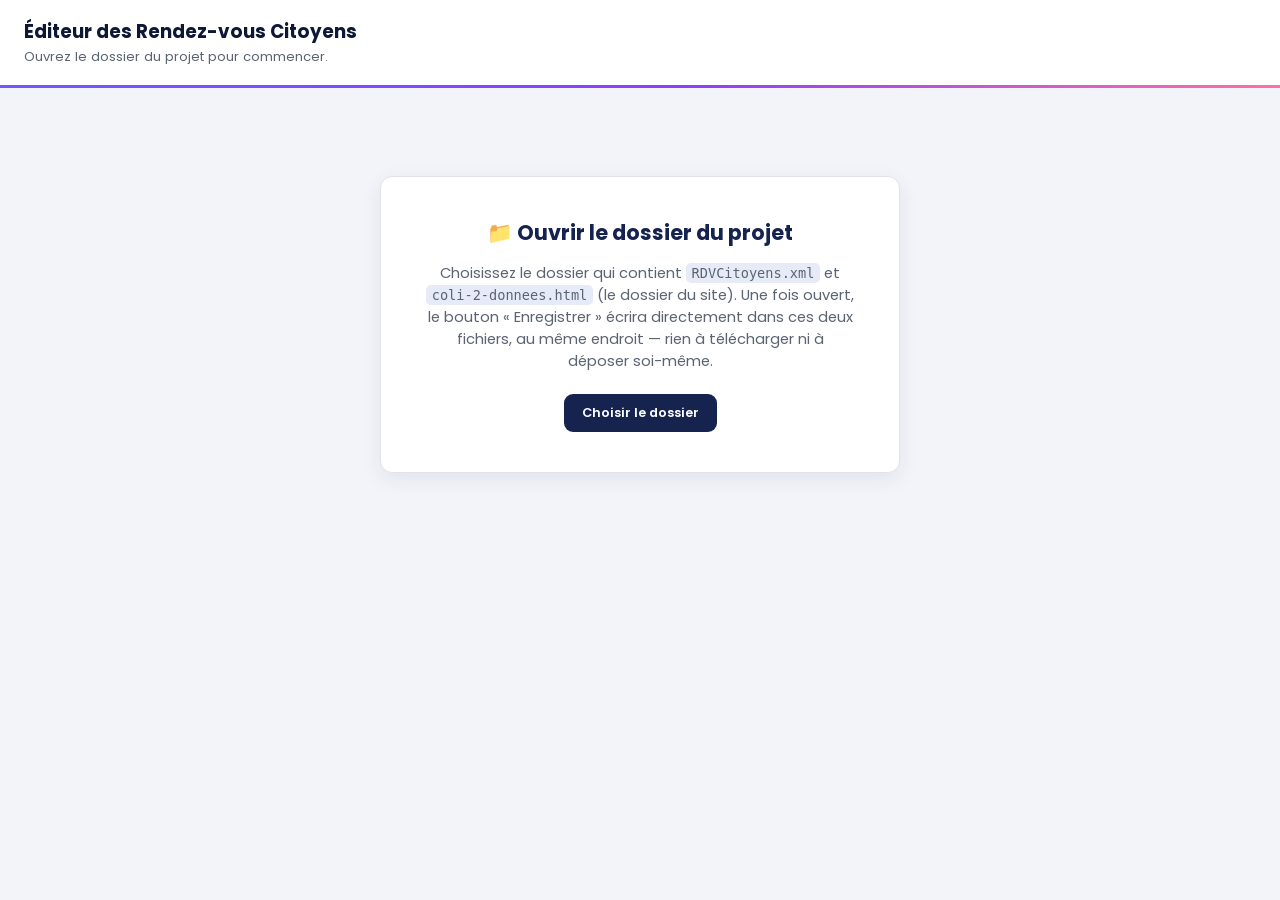
<file: editeur.html>
<!DOCTYPE html>
<html lang="fr">
<head>
<meta charset="UTF-8">
<meta name="viewport" content="width=device-width, initial-scale=1.0">
<title>Éditeur — Rendez-vous Citoyens</title>
<style>
@import url('https://fonts.googleapis.com/css2?family=Poppins:wght@400;500;600;700&display=swap');

:root {
  --navy: #16234f;
  --navy-dark: #0d1836;
  --blue-accent: #2f4d9c;
  --blue-pill: #5b6fb0;
  --blue-box: #e7ebf8;
  --rust: #a0522d;
  --green-ca: #1e7145;
  --red-ca: #d0342c;
  --grey-text: #5b6472;
  --bg: #f2f4f9;
  --card-bg: #ffffff;
  --border: #e0e3ee;
  --danger: #c0392b;
  --ok: #1e8449;
  --radius: 12px;
  --shadow: 0 6px 20px rgba(22,35,79,0.08);
  --grad-btn: linear-gradient(120deg, #6d5bff 0%, #8a3ffc 55%, #ff6fa5 100%);
  --font: 'Poppins', 'Segoe UI', system-ui, sans-serif;
}
* { box-sizing: border-box; }
body { margin:0; font-family: var(--font); background: var(--bg); color: var(--navy); }
.container { max-width: 1240px; margin: 0 auto; padding: 0 24px 60px; }

/* header */
.site-header { background:#fff; border-bottom:3px solid transparent; border-image: var(--grad-btn) 1; margin-bottom: 28px; }
.header-inner { display:flex; align-items:center; justify-content:space-between; gap:20px; padding:18px 24px; flex-wrap:wrap; }
.header-title h1 { margin:0; font-size:1.15rem; color:var(--navy-dark); }
.header-title p { margin:2px 0 0; font-size:.82rem; color:var(--grey-text); }

/* buttons */
.btn { display:inline-flex; align-items:center; gap:6px; border:none; cursor:pointer; font-family:var(--font); font-weight:600; font-size:.8rem; padding:10px 18px; border-radius:9px; transition:.15s; text-decoration:none; }
.btn-primary { background:var(--navy); color:#fff; }
.btn-primary:hover { background:var(--navy-dark); }
.btn-outline { background:#fff; color:var(--navy); border:1.5px solid var(--navy); }
.btn-outline:hover { background:var(--navy); color:#fff; }
.btn-soft { background:var(--grad-btn); color:#fff; box-shadow:0 8px 20px rgba(124,58,237,.3); }
.btn-soft:hover { filter:brightness(1.08); }
.btn-danger { background:#fdecea; color:var(--danger); }
.btn-danger:hover { background:var(--danger); color:#fff; }
.btn-small { padding:7px 12px; font-size:.72rem; }
.btn:disabled { opacity:.4; cursor:not-allowed; }

/* toolbar */
.toolbar { display:flex; gap:10px; flex-wrap:wrap; margin-bottom:22px; align-items:center; }
.toolbar .spacer { flex:1; }

/* tabs */
.tabs { display:flex; gap:6px; margin-bottom:22px; border-bottom:2px solid var(--border); }
.tab-btn { background:none; border:none; cursor:pointer; font-family:var(--font); font-weight:600; font-size:.85rem; color:var(--grey-text); padding:10px 18px; border-bottom:3px solid transparent; margin-bottom:-2px; }
.tab-btn.active { color:var(--navy); border-bottom-color:var(--navy); }
.tab-panel { display:none; }
.tab-panel.active { display:block; }

/* layout panels */
.panel { background:var(--card-bg); border:1px solid var(--border); border-radius:var(--radius); box-shadow:var(--shadow); padding:22px; }
.panel + .panel { margin-top:18px; }
.panel h2 { margin-top:0; font-size:1.05rem; }

/* event list */
.event-search { width:100%; padding:10px 14px; border:1.5px solid var(--border); border-radius:9px; margin-bottom:14px; font-family:var(--font); font-size:.88rem; }
.event-row { display:flex; align-items:center; gap:14px; padding:12px 14px; border:1px solid var(--border); border-radius:10px; margin-bottom:10px; background:#fbfcfe; }
.event-row .badge-dot { width:10px; height:10px; border-radius:50%; flex-shrink:0; }
.event-row .info { flex:1; min-width:0; }
.event-row .info .t { font-weight:600; font-size:.92rem; white-space:nowrap; overflow:hidden; text-overflow:ellipsis; }
.event-row .info .m { font-size:.76rem; color:var(--grey-text); }
.status-pill { font-size:.68rem; font-weight:700; padding:3px 9px; border-radius:999px; text-transform:uppercase; letter-spacing:.4px; }
.status-a_venir { background:#e5f3ea; color:var(--ok); }
.status-termine { background:#eceff5; color:var(--grey-text); }
.event-row .actions { display:flex; gap:6px; flex-shrink:0; }

/* form */
.form-grid { display:grid; grid-template-columns: repeat(2, 1fr); gap:16px; }
.form-grid.cols-3 { grid-template-columns: repeat(3, 1fr); }
.field { display:flex; flex-direction:column; gap:5px; }
.field.full { grid-column: 1 / -1; }
.field label { font-size:.78rem; font-weight:600; color:var(--navy-dark); }
.field .hint { font-size:.7rem; color:var(--grey-text); font-weight:400; }
.field input, .field select, .field textarea {
  padding:9px 12px; border:1.5px solid var(--border); border-radius:8px; font-family:var(--font); font-size:.86rem; color:var(--navy);
  background:#fff;
}
.field input:focus, .field select:focus, .field textarea:focus { outline:none; border-color:var(--blue-accent); }
.field textarea { resize:vertical; min-height:70px; }
.field.invalid input, .field.invalid select, .field.invalid textarea { border-color:var(--danger); background:#fff7f6; }
fieldset { border:1px dashed var(--border); border-radius:10px; padding:16px; margin:0 0 18px; }
fieldset legend { font-size:.82rem; font-weight:700; color:var(--navy); padding:0 6px; }
details.advanced summary { cursor:pointer; font-weight:600; color:var(--blue-accent); margin-bottom:10px; }

.form-actions { display:flex; justify-content:flex-end; gap:10px; margin-top:20px; }

/* stats tab */
.stat-row { display:flex; align-items:center; gap:14px; padding:14px 0; border-bottom:1px solid var(--border); }
.stat-row:last-child { border-bottom:none; }
.stat-row label { flex:0 0 180px; font-weight:600; font-size:.86rem; }
.stat-row input[type=number] { width:140px; padding:8px 10px; border:1.5px solid var(--border); border-radius:8px; }
.stat-row .auto-check { display:flex; align-items:center; gap:6px; font-size:.78rem; color:var(--grey-text); }
.stat-row .computed { font-size:.78rem; color:var(--grey-text); }

/* themes table */
table.themes-table { width:100%; border-collapse:collapse; }
table.themes-table th { text-align:left; font-size:.72rem; text-transform:uppercase; color:var(--grey-text); padding:8px; border-bottom:2px solid var(--border); }
table.themes-table td { padding:8px; border-bottom:1px solid var(--border); vertical-align:middle; }
table.themes-table input[type=text] { width:100%; padding:6px 8px; border:1.5px solid var(--border); border-radius:6px; font-family:var(--font); }
table.themes-table input[type=color] { width:44px; height:32px; border:none; padding:0; background:none; }

/* miniatures d'image (thème / événement) */
.thumb {
  width:64px; height:44px; border-radius:6px; overflow:hidden; flex-shrink:0;
  display:flex; align-items:center; justify-content:center; background:#eef0f7; font-size:1.2rem;
  border:1px solid var(--border);
}
.thumb img { width:100%; height:100%; object-fit:cover; }
.image-cell { display:flex; align-items:center; gap:10px; }
.image-cell .image-actions { display:flex; flex-direction:column; gap:4px; }
.image-cell .image-actions button { font-size:.68rem; padding:4px 8px; }

.image-field-preview {
  display:flex; align-items:center; gap:14px; margin-top:8px; padding:10px 12px;
  background:#f7f8fc; border:1px dashed var(--border); border-radius:8px;
}
.image-field-preview .thumb { width:96px; height:64px; font-size:1.6rem; }
.image-field-preview .txt { font-size:.76rem; color:var(--grey-text); line-height:1.4; }
.image-field-preview .txt strong { color:var(--navy-dark); }

/* modal (form popup) */
.modal-overlay { position:fixed; inset:0; background:rgba(13,24,54,.55); display:none; align-items:flex-start; justify-content:center; padding:40px 16px; overflow-y:auto; z-index:1000; }
.modal-overlay.open { display:flex; }
.modal-box { background:#fff; width:100%; max-width:780px; border-radius:16px; box-shadow:0 30px 70px rgba(0,0,0,.35); }
.modal-box .modal-head { display:flex; justify-content:space-between; align-items:center; padding:18px 24px; border-bottom:1px solid var(--border); }
.modal-box .modal-head h2 { margin:0; font-size:1.05rem; }
.modal-box .modal-content { padding:22px 24px; max-height:70vh; overflow-y:auto; }

/* export preview */
.code-preview { background:#0d1836; color:#cfe0ff; border-radius:10px; padding:16px; font-family: 'SFMono-Regular', Consolas, monospace; font-size:.78rem; max-height:360px; overflow:auto; white-space:pre-wrap; word-break:break-word; }

/* toast */
#toast { position:fixed; bottom:24px; left:50%; transform:translateX(-50%) translateY(20px); background:var(--navy-dark); color:#fff; padding:12px 22px; border-radius:999px; font-size:.85rem; font-weight:600; opacity:0; pointer-events:none; transition:.25s; z-index:2000; }
#toast.show { opacity:1; transform:translateX(-50%) translateY(0); }

.empty-state { text-align:center; color:var(--grey-text); padding:30px 0; font-size:.88rem; }
.import-banner { background:#fff7e6; border:1px solid #f2d489; color:#7a5b00; padding:12px 16px; border-radius:10px; margin-bottom:18px; display:flex; justify-content:space-between; align-items:center; gap:14px; font-size:.85rem; }
.folder-gate { display:flex; justify-content:center; padding:60px 16px; }
.folder-gate-card { background:var(--card-bg); border:1px solid var(--border); border-radius:var(--radius); box-shadow:var(--shadow); padding:40px 44px; max-width:520px; text-align:center; }
.folder-gate-card h2 { margin:0 0 14px; font-size:1.3rem; }
.folder-gate-card p { color:var(--grey-text); font-size:.92rem; line-height:1.5; margin:0 0 22px; }
.folder-gate-card code { background:var(--blue-box); padding:2px 6px; border-radius:5px; font-size:.85rem; }
.folder-gate-error { color:var(--danger) !important; font-weight:600; margin-top:16px !important; }
.folder-badge { display:inline-flex; align-items:center; gap:6px; background:var(--blue-box); color:var(--navy); border-radius:20px; padding:5px 14px; font-size:.78rem; font-weight:600; }

@media (max-width: 700px) {
  .form-grid, .form-grid.cols-3 { grid-template-columns: 1fr; }
  .stat-row { flex-wrap:wrap; }
}
</style>
</head>
<body>

<header class="site-header">
  <div class="header-inner">
    <div class="header-title">
      <h1>Éditeur des Rendez-vous Citoyens</h1>
      <p id="header-subtitle">Ouvrez le dossier du projet pour commencer.</p>
    </div>
    <span class="folder-badge" id="folder-badge" style="display:none">📁 <span id="folder-badge-name"></span></span>
  </div>
</header>

<div class="container">

  <!-- ÉCRAN D'OUVERTURE — première chose vue à l'ouverture de l'éditeur -->
  <div id="folder-gate" class="folder-gate">
    <div class="folder-gate-card">
      <h2>📁 Ouvrir le dossier du projet</h2>
      <p>Choisissez le dossier qui contient <code>RDVCitoyens.xml</code> et <code>coli-2-donnees.html</code> (le dossier du site). Une fois ouvert, le bouton « Enregistrer » écrira directement dans ces deux fichiers, au même endroit — rien à télécharger ni à déposer soi-même.</p>
      <button class="btn btn-primary" id="btn-open-folder">Choisir le dossier</button>
      <p class="folder-gate-error" id="folder-gate-error" style="display:none"></p>
    </div>
  </div>

  <!-- APPLICATION — visible une fois le dossier ouvert -->
  <div id="app-main" style="display:none">

  <div id="import-banner" class="import-banner" style="display:none">
    <span>Un brouillon enregistré dans ce navigateur a été retrouvé.</span>
    <span>
      <button class="btn btn-small btn-primary" id="restore-draft">Restaurer</button>
      <button class="btn btn-small btn-outline" id="discard-draft">Ignorer</button>
    </span>
  </div>

  <div class="toolbar">
    <button class="btn btn-primary" id="btn-add-event">+ Nouvel événement</button>
    <div class="spacer"></div>
    <button class="btn btn-outline" id="btn-preview">👁️ Prévisualiser la page ↗</button>
    <button class="btn btn-primary" id="btn-save">💾 Enregistrer</button>
  </div>

  <div class="tabs">
    <button class="tab-btn active" data-tab="events">Événements</button>
    <button class="tab-btn" data-tab="stats">Chiffres clés</button>
    <button class="tab-btn" data-tab="themes">Thématiques</button>
    <button class="tab-btn" data-tab="export">Aperçu du fichier</button>
  </div>

  <!-- ONGLET ÉVÉNEMENTS -->
  <div class="tab-panel active" id="tab-events">
    <div class="panel">
      <input type="text" class="event-search" id="event-search" placeholder="Rechercher un événement (titre, ville, thème)...">
      <div id="event-list"></div>
    </div>
  </div>

  <!-- ONGLET CHIFFRES CLÉS -->
  <div class="tab-panel" id="tab-stats">
    <div class="panel">
      <h2>Chiffres affichés dans le bandeau « en chiffres »</h2>
      <p class="hint" style="color:var(--grey-text);font-size:.85rem;margin-top:-8px">Décochez « auto » pour saisir une valeur manuelle (ex : historique cumulé depuis la création du dispositif).</p>
      <div id="stats-rows"></div>
    </div>
  </div>

  <!-- ONGLET THÉMATIQUES -->
  <div class="tab-panel" id="tab-themes">
    <div class="panel">
      <h2>Thématiques disponibles</h2>
      <p class="hint" style="color:var(--grey-text);font-size:.85rem;margin-top:-8px">L'image de chaque thématique s'affiche automatiquement sur tout événement de ce thème qui n'a pas sa propre photo. <strong>Ces thématiques sont enregistrées avec les données</strong> : cliquez sur « 💾 Enregistrer » pour que vos modifications s'appliquent sur le site, sans jamais toucher au fichier coli-1-page.html.</p>
      <table class="themes-table">
        <thead><tr><th>Image</th><th>Identifiant</th><th>Libellé</th><th>Icône</th><th>Couleur</th><th></th></tr></thead>
        <tbody id="themes-body"></tbody>
      </table>
      <input type="file" id="file-theme-image" accept="image/*" style="display:none">
      <button class="btn btn-outline btn-small" id="btn-add-theme" style="margin-top:14px">+ Ajouter une thématique</button>
    </div>
  </div>

  <!-- ONGLET APERÇU / EXPORT -->
  <div class="tab-panel" id="tab-export">
    <div class="panel">
      <h2>Aperçu du fichier <code>RDVCitoyens.xml</code></h2>
      <p style="color:var(--grey-text);font-size:.85rem;margin-top:-8px">Ce texte se met à jour automatiquement et respecte le format XML d'origine. Cliquez sur « 💾 Enregistrer » en haut pour écrire ce contenu dans <code>RDVCitoyens.xml</code> et la configuration complète dans <code>coli-2-donnees.html</code>, directement dans le dossier ouvert.</p>
      <pre class="code-preview" id="code-preview"></pre>
    </div>
  </div>

  </div>
  <!-- fin #app-main -->

</div>

<!-- MODALE FORMULAIRE ÉVÉNEMENT -->
<div class="modal-overlay" id="event-modal">
  <div class="modal-box">
    <div class="modal-head">
      <h2 id="modal-title-text">Nouvel événement</h2>
      <button class="btn btn-outline btn-small" id="modal-cancel">Fermer</button>
    </div>
    <div class="modal-content">
      <form id="event-form">
        <fieldset>
          <legend>Informations générales</legend>
          <div class="form-grid">
            <div class="field full" id="field-titre">
              <label>Titre de l'événement *</label>
              <input type="text" id="ev-titre" placeholder="Ex : Les gestes qui sauvent">
            </div>
            <div class="field">
              <label>Thématique</label>
              <select id="ev-theme"></select>
            </div>
            <div class="field">
              <label>Statut *</label>
              <input type="text" id="ev-statut" list="statut-options" placeholder="Terminé">
              <datalist id="statut-options">
                <option value="Terminé">
                <option value="En cours">
              </datalist>
            </div>
          </div>
        </fieldset>

        <fieldset>
          <legend>Date &amp; horaires</legend>
          <p class="hint" style="margin:0 0 10px">Le format de la date doit rester « Jour DD Mois AAAA » (ex : Jeudi 11 juin 2026) pour que le tri et la détection « à venir / terminé » fonctionnent.</p>
          <div class="form-grid cols-3">
            <div class="field full">
              <label>Date affichée sur la page * <input type="date" id="ev-date-helper" style="margin-left:8px;width:auto;display:inline-block"> <button type="button" class="btn btn-outline btn-small" id="btn-gen-date" style="margin-left:4px;padding:3px 10px;font-size:.65rem">Générer</button></label>
              <input type="text" id="ev-dateEvenement" placeholder="Jeudi 11 juin 2026">
            </div>
            <div class="field"><label>Horaire général</label><input type="text" id="ev-horaireGen" placeholder="Jeudi 11 juin à partir de 18h00"></div>
            <div class="field"><label>Horaire conférence</label><input type="text" id="ev-horaireConf" placeholder="18h30"></div>
            <div class="field"><label>Horaire cocktail</label><input type="text" id="ev-horaireCocktail" placeholder="20h00"></div>
          </div>
        </fieldset>

        <fieldset>
          <legend>Lieu</legend>
          <div class="form-grid cols-3">
            <div class="field full" id="field-localisation"><label>Localisation (ville) *</label><input type="text" id="ev-localisation" placeholder="VILLEFRANCHE-DE-LAURAGAIS"></div>
            <div class="field"><label>Lieu / salle</label><input type="text" id="ev-lieu" placeholder="Foyer Rural"></div>
            <div class="field"><label>Adresse</label><input type="text" id="ev-adresse" placeholder="Place Gambetta"></div>
            <div class="field"><label>Cp <span class="hint">(comme dans la donnée d'origine)</span></label><input type="text" id="ev-cp" placeholder="31290 VILLEFRANCHE-DE-LAURAGAIS"></div>
          </div>
        </fieldset>

        <fieldset>
          <legend>Intervenant</legend>
          <div class="form-grid">
            <div class="field full"><label>Intervenant(s)</label><input type="text" id="ev-intervenant" placeholder="Benoit DUHAMEL, moniteur 1ers secours, pompier de la caserne de Montgiscard"></div>
          </div>
        </fieldset>

        <fieldset>
          <legend>Image de l'événement</legend>
          <p class="hint" style="margin:0 0 10px">Par défaut, l'image de la <strong>thématique</strong> choisie ci-dessus est utilisée automatiquement. Vous pouvez la remplacer ici par une photo propre à cet événement.</p>
          <div class="form-grid">
            <div class="field full">
              <label>URL de l'image (ou laissez vide pour utiliser l'image du thème)</label>
              <input type="text" id="ev-image" placeholder="https://... ou images/mon-evenement.jpg">
            </div>
          </div>
          <div style="display:flex;gap:8px;margin-top:8px">
            <button type="button" class="btn btn-outline btn-small" id="btn-upload-ev-image">📁 Choisir une photo...</button>
            <input type="file" id="file-ev-image" accept="image/*" style="display:none">
            <button type="button" class="btn btn-outline btn-small" id="btn-clear-ev-image">✕ Revenir à l'image du thème</button>
          </div>
          <div class="image-field-preview">
            <div class="thumb" id="ev-image-preview"></div>
            <div class="txt" id="ev-image-preview-label"></div>
          </div>
        </fieldset>

        <fieldset>
          <legend>Places &amp; description</legend>
          <div class="form-grid cols-3">
            <div class="field"><label>Places déjà inscrites</label><input type="number" min="0" id="ev-nombreInscrit" value="0"></div>
            <div class="field"><label>Places maximum</label><input type="number" min="0" id="ev-nombrePlaceMax" value="0"></div>
          </div>
          <div class="field full" style="margin-top:14px">
            <label>Description</label>
            <textarea id="ev-description" placeholder="Informations complémentaires affichées dans la fiche de l'événement..."></textarea>
          </div>
          <div class="field full" style="margin-top:14px">
            <label>Détail complémentaire <span class="hint">(champ detail-evenement, non affiché sur la page pour le moment)</span></label>
            <textarea id="ev-detailEvenement"></textarea>
          </div>
        </fieldset>

        <details class="advanced">
          <summary>Informations avancées (communication interne, non affichées publiquement)</summary>
          <div class="form-grid">
            <div class="field full">
              <label>Communes concernées <span class="hint">(séparées par des virgules — enregistrées avec des underscores dans le XML, comme dans le fichier d'origine)</span></label>
              <textarea id="ev-communes" placeholder="ARBAS, ASPET, MANE, ..."></textarea>
            </div>
            <div class="field"><label>Code caisse</label><input type="text" id="ev-codeCaisse" placeholder="028"></div>
            <div class="field"><label>Libellé caisse</label><input type="text" id="ev-libelleCaisse" placeholder="PS COLOMIERS"></div>
            <div class="field"><label>Date envoi e-mail</label><input type="text" id="ev-dateEnvoiEmail" placeholder="28/03/2024"></div>
            <div class="field"><label>Date envoi SMS J-15</label><input type="text" id="ev-dateEnvoiSmsJ15" placeholder="31/03/2024"></div>
            <div class="field"><label>Date envoi SMS J-2</label><input type="text" id="ev-dateEnvoiSmsJ2" placeholder="01/04/2024"></div>
          </div>
        </details>

        <input type="hidden" id="ev-editing-id">
      </form>
    </div>
    <div class="modal-content" style="padding-top:0;border-top:1px solid var(--border)">
      <div class="form-actions">
        <button class="btn btn-outline" id="btn-cancel-form">Annuler</button>
        <button class="btn btn-primary" id="btn-save-event">Enregistrer l'événement</button>
      </div>
    </div>
  </div>
</div>

<div id="toast"></div>

<!-- =====================================================================
     Thématiques par défaut (identiques à celles de coli-1-page.html) : ne
     servent qu'à préremplir l'éditeur au premier chargement. Toute
     modification faite dans l'onglet Thématiques est exportée avec le
     bloc de données (COLI n°2) et s'applique sur le site sans jamais
     modifier coli-1-page.html.
     ===================================================================== -->
<script>
const RDV_THEMES = [
  { id: "secourisme",         label: "Les gestes qui sauvent",      icone: "🚑", couleur: "#C81620", image: "images/secourisme.svg" },
  { id: "secourisme2",        label: "Les gestes qui sauvent",      icone: "🚑", couleur: "#C81620", image: "images/secourisme.svg" },
  { id: "cybersecurite",      label: "Cybersécurité",                icone: "🔒", couleur: "#005F60", image: "images/cybersecurite.svg" },
  { id: "cambriolage",        label: "Prévention des cambriolages",  icone: "🛡️", couleur: "#004D4E", image: "images/cambriolage.svg" },
  { id: "cambriolage2",       label: "Prévention des cambriolages",  icone: "🛡️", couleur: "#004D4E", image: "images/cambriolage.svg" },
  { id: "informatique",       label: "Informatique",                 icone: "💻", couleur: "#007173", image: "images/informatique.svg" },
  { id: "informatique2",      label: "Informatique",                 icone: "💻", couleur: "#007173", image: "images/informatique.svg" },
  { id: "succession",         label: "Transmission du patrimoine",   icone: "📜", couleur: "#00291C", image: "images/succession.svg" },
  { id: "agriculture",        label: "Agriculture",                  icone: "🌾", couleur: "#1F6E4A", image: "images/agriculture.svg" },
  { id: "sante-viellir",      label: "Bien vieillir & santé",        icone: "💚", couleur: "#A1273A", image: "images/sante-viellir.svg" },
  { id: "securite-montagne",  label: "Sécurité en montagne",         icone: "⛰️", couleur: "#164A36", image: "images/securite-montagne.svg" },
  { id: "securite-routiere",  label: "Sécurité routière",            icone: "🚦", couleur: "#C81620", image: "images/securite-routiere.svg" },
  { id: "default",            label: "Autre thème",                  icone: "⭐", couleur: "#003D2B", image: "images/autre.svg" }
];

const RDV_STATS = {};

const RDV_XML = `<!--
Voici les themes possible : 
agriculture, 
secourisme, 
informatique, 
cambriolage, 
cambriolage2, 
cybersecurite, 
informatique2, 
sante-viellir, 
secourisme2, 
securite-montagne, 
securite-routiere, 
succession, 
secourisme2 
-->

<Evenements>
	<Evenement>
		<id>P1</id>
		<Date_Evenement>Jeudi 12 septembre 2024</Date_Evenement>
		<Titre>Transmission du Patrimoine (donation, succession, assurance-vie…)</Titre>
		<Localisation>Montastruc</Localisation>
		<Theme>succession</Theme>
		<Statut>Terminé</Statut>
		<Intervenant>Maître Boyer, notaire, et d'un conseiller patrimonial du Crédit Agricole Toulouse 31.</Intervenant>
		<HoraireGen>Jeudi 12 septembre 2024 à partir de 18h</HoraireGen>
		<HoraireCocktail>20 heures</HoraireCocktail>
		<HoraireConf>18h30</HoraireConf>
		<Lieu>salle Jacques Brel</Lieu>
		<Adresse>place d'Orléans</Adresse>
		<Cp>Montastruc</Cp>
		<NombreInscrit>0</NombreInscrit>
		<NombrePlaceMax>147</NombrePlaceMax>
		<Description>Pour vous accueillir dans les meilleures conditions, nous vous remercions de bien vouloir nous indiquer votre présence avant le 6 septembre 2024. </Description>
		<Communes_Concernees>ARBON_ARGUENOS_ASPET_CABANAC-CAZAUX_CAZAUNOUS_COURET_ENCAUSSE-LES-THERMES_ESTADENS_GANTIES_IZAUT-DE-L’HÔTEL_JUZET D’IZAUT_MILHAS_MONCAUP_PORTET-D’ASPET_RAZECEUILLÉ_SENGOUAGNET_SOUEICH_AUSSEING_ARBAS_BELBÈZE EN COMMINGES_CASSAGNE_CASTAGNÈDE_CASTELBIAGUE_CHEIN DESSUS_ESCOULIS_FIGAROL_FOUGARON_FRANCAZAL_HERRAN_HIS_MANE_MARSOULAS_MAZÈRES SUR SALAT_MONTASTRUC DE SALIES_MONTGAILLARD DE SALIES_MONTSAUNES_ROQUEFORT SUR GARONNE_ROUÈDE_SALEICH_SALIES DU SALAT_TOUILLE_URAU_ARNAUD GUILHEM_AUZAS_LAFFITE TOUPIÈRE_LESTELLE DE SAINT-MARTORY_MANCIOUX_PROUPIARY_SAINT-MARTORY</Communes_Concernees>
		<Code_caisse>028</Code_caisse>
		<Libelle_caisse>PS COLOMIERS</Libelle_caisse>
		<Date_envoi_email>28/03/2024</Date_envoi_email>
		<Date_envoi_sms_J15>31/03/2024</Date_envoi_sms_J15>
		<Date_envoi_sms_J2>01/04/2024</Date_envoi_sms_J2>
	</Evenement>

	<Evenement>
		<id>P2</id>
		<Date_Evenement>Jeudi 26 septembre 2024</Date_Evenement>
		<Titre>Les gestes qui sauvent</Titre>
		<Localisation>Baziege</Localisation>
		<Theme>secourisme2</Theme>
		<Statut>Terminé</Statut>
		<Intervenant>Monsieur Benoît DUHAMEL, animateur 1 er secours et pompier à la caserne de Montgiscard.</Intervenant>
		<HoraireGen>Jeudi 26 septembre à partir de 18h</HoraireGen>
		<HoraireCocktail>20 heures</HoraireCocktail>
		<HoraireConf>18h30</HoraireConf>
		<Lieu>Salle de la Halle aux grains</Lieu>
		<Adresse>121 Avenue de l'Hers</Adresse>
		<Cp></Cp>
		<NombreInscrit>0</NombreInscrit>
		<NombrePlaceMax>147</NombrePlaceMax>
		<Description>Pour vous accueillir dans les meilleures conditions, nous vous remercions de bien vouloir nous indiquer votre présence avant le 19 septembre 2024. </Description>
		<Communes_Concernees>ARBON_ARGUENOS_ASPET_CABANAC-CAZAUX_CAZAUNOUS_COURET_ENCAUSSE-LES-THERMES_ESTADENS_GANTIES_IZAUT-DE-L’HÔTEL_JUZET D’IZAUT_MILHAS_MONCAUP_PORTET-D’ASPET_RAZECEUILLÉ_SENGOUAGNET_SOUEICH_AUSSEING_ARBAS_BELBÈZE EN COMMINGES_CASSAGNE_CASTAGNÈDE_CASTELBIAGUE_CHEIN DESSUS_ESCOULIS_FIGAROL_FOUGARON_FRANCAZAL_HERRAN_HIS_MANE_MARSOULAS_MAZÈRES SUR SALAT_MONTASTRUC DE SALIES_MONTGAILLARD DE SALIES_MONTSAUNES_ROQUEFORT SUR GARONNE_ROUÈDE_SALEICH_SALIES DU SALAT_TOUILLE_URAU_ARNAUD GUILHEM_AUZAS_LAFFITE TOUPIÈRE_LESTELLE DE SAINT-MARTORY_MANCIOUX_PROUPIARY_SAINT-MARTORY</Communes_Concernees>
		<Code_caisse></Code_caisse>
		<Libelle_caisse></Libelle_caisse>
		<Date_envoi_email></Date_envoi_email>
		<Date_envoi_sms_J15></Date_envoi_sms_J15>
		<Date_envoi_sms_J2></Date_envoi_sms_J2>
	</Evenement>

	<Evenement>
		<id>P3</id>
		<Date_Evenement>Mercredi 25 septembre 2024</Date_Evenement>
		<Titre>Les gestes qui sauvent</Titre>
		<Localisation>Cintegabelle</Localisation>
		<Theme>secourisme</Theme>
		<Statut>Terminé</Statut>
		<Intervenant>Pompiers de la caserne de Cintegabelle.</Intervenant>
		<HoraireGen>18h00</HoraireGen>
		<HoraireCocktail>20 heures</HoraireCocktail>
		<HoraireConf>18h30</HoraireConf>
		<Lieu>Salle des fêtes</Lieu>
		<Adresse></Adresse>
		<Cp></Cp>
		<NombreInscrit>0</NombreInscrit>
		<NombrePlaceMax>147</NombrePlaceMax>
		<Description></Description>
		<Communes_Concernees>ARBON_ARGUENOS_ASPET_CABANAC-CAZAUX_CAZAUNOUS_COURET_ENCAUSSE-LES-THERMES_ESTADENS_GANTIES_IZAUT-DE-L’HÔTEL_JUZET D’IZAUT_MILHAS_MONCAUP_PORTET-D’ASPET_RAZECEUILLÉ_SENGOUAGNET_SOUEICH_AUSSEING_ARBAS_BELBÈZE EN COMMINGES_CASSAGNE_CASTAGNÈDE_CASTELBIAGUE_CHEIN DESSUS_ESCOULIS_FIGAROL_FOUGARON_FRANCAZAL_HERRAN_HIS_MANE_MARSOULAS_MAZÈRES SUR SALAT_MONTASTRUC DE SALIES_MONTGAILLARD DE SALIES_MONTSAUNES_ROQUEFORT SUR GARONNE_ROUÈDE_SALEICH_SALIES DU SALAT_TOUILLE_URAU_ARNAUD GUILHEM_AUZAS_LAFFITE TOUPIÈRE_LESTELLE DE SAINT-MARTORY_MANCIOUX_PROUPIARY_SAINT-MARTORY</Communes_Concernees>
		<Code_caisse></Code_caisse>
		<Libelle_caisse></Libelle_caisse>
		<Date_envoi_email></Date_envoi_email>
		<Date_envoi_sms_J15></Date_envoi_sms_J15>
		<Date_envoi_sms_J2></Date_envoi_sms_J2>
	</Evenement>


	<Evenement>
		<id>1</id>
		<Date_Evenement>Mercredi 21 Mai 2025</Date_Evenement>
		<Titre>Transmission, succession, assurance vie</Titre>
		<Localisation>ROUFFIAC TOLOSAN</Localisation>
		<Theme>succession</Theme>
		<Statut>Terminé</Statut>
		<Intervenant>Maitre Aude SUAU et Maitre Julie SALLES</Intervenant>
		<HoraireGen> Mercredi 21 Mai à partir de 18h00</HoraireGen>
		<HoraireCocktail>20h00</HoraireCocktail> 
		<HoraireConf>18h30</HoraireConf>
		<Lieu>Salle polyvalente</Lieu>
		<Adresse>4 chemin des Garrosses</Adresse>
		<Cp>31180 - Rouffiac Tolosan</Cp>
		<NombreInscrit>90</NombreInscrit>
		<NombrePlaceMax>150</NombrePlaceMax>
		<Description>La conférence sera également animée par 2 chargés de clientèles patrimoniales du Crédit Agricole Toulouse 31</Description>
		<detail-evenement>Voici le details de l'evenement</detail-evenement>
		<Code_caisse>058, 032</Code_caisse>
		<Libelle_caisse>PS L_UNION, PS MONTGIROUVER</Libelle_caisse>
		<Date_envoi_email>29/04/2025</Date_envoi_email>
		<Date_envoi_sms_J15>06/05/2025</Date_envoi_sms_J15>
		<Date_envoi_sms_J2>19/05/2025</Date_envoi_sms_J2>
	</Evenement>

	<Evenement>
		<id>2</id>
		<Date_Evenement>Mercredi 4 Juin 2025</Date_Evenement>
		<Titre>La Cybersécurité</Titre>
		<Localisation>FONBEAUZARD</Localisation>
		<Theme>cybersecurite</Theme>
		<Statut>Terminé</Statut>
		<Intervenant>Major GUIMBAUD, Référent Sûreté Haute-Garonne de la Gendarmerie Nationale</Intervenant>
		<HoraireGen> Mercredi 4 Juin à partir de 18h00</HoraireGen>
		<HoraireCocktail>19h30</HoraireCocktail> 
		<HoraireConf>18h30</HoraireConf>
		<Lieu>Espace André Gentillet</Lieu>
		<Adresse>Rue Jean Mermoz</Adresse>
		<Cp>31140 - Fonbeauzard</Cp>
		<NombreInscrit>50</NombreInscrit>
		<NombrePlaceMax>300</NombrePlaceMax>
		<Description>La conférence sera animée par le Major GUIMBAUD, Référent Sûreté Haute-Garonne de la Gendarmerie Nationale.</Description>
		<detail-evenement>Voici le details de l'evenement</detail-evenement>
		<Code_caisse>030, 062</Code_caisse>
		<Libelle_caisse>PS AUCAMVILLE, PS VALLEE DE L'HERS</Libelle_caisse>
		<Date_envoi_email>13/05/2025</Date_envoi_email>
		<Date_envoi_sms_J15>20/05/2025</Date_envoi_sms_J15>
		<Date_envoi_sms_J2>02/06/2025</Date_envoi_sms_J2>
	</Evenement>

	<Evenement>
		<id>3</id>
		<Date_Evenement>Jeudi 12 Juin 2025</Date_Evenement>
		<Titre>La Cybersécurité</Titre>
		<Localisation>LA MAGDELAINE-SUR-TARN</Localisation>
		<Theme>cybersecurite</Theme>
		<Statut>Terminé</Statut>
		<Intervenant>Major GUIMBAUD, Référent Sûreté Haute-Garonne de la Gendarmerie Nationale</Intervenant>
		<HoraireGen> Jeudi 12 Juin à partir de 18h00</HoraireGen>
		<HoraireCocktail>20h00</HoraireCocktail> 
		<HoraireConf>18h30</HoraireConf>
		<Lieu>Salle des fêtes</Lieu>
		<Adresse>178 route de Montjoire</Adresse>
		<Cp>31340 - La Magdelaine-sur-Tarn</Cp>
		<NombreInscrit>100</NombreInscrit>
		<NombrePlaceMax>230</NombrePlaceMax>
		<Description>L'association Rayons de Soleil en Ephad interviendra pour présenter l'association ainsi que le soutien apporté par la Fondation Crédit Agricole Toulouse 31. Lors de cette soirée un tirage au sort aura lieu avec de nombreux lots à gagner.</Description>
		<detail-evenement>Voici le details de l'evenement</detail-evenement>
		<Code_caisse>010, 022, 036</Code_caisse>
		<Libelle_caisse>PS FRONTON, PS LA VALLEE DU TARN 31</Libelle_caisse>
		<Date_envoi_email>21/05/2025</Date_envoi_email>
		<Date_envoi_sms_J15>27/05/2025</Date_envoi_sms_J15>
		<Date_envoi_sms_J2>10/06/2025</Date_envoi_sms_J2>
	</Evenement>

	<Evenement>
		<id>4</id>
		<Date_Evenement>Jeudi 12 Juin 2025</Date_Evenement>
		<Titre>Sensibilisation aux cambriolages</Titre>
		<Localisation>LE VERNET</Localisation>
		<Theme>cambriolage</Theme>
		<Statut>Terminé</Statut>
		<Intervenant>Adjudant/Chef PRONO, Référent Sûreté Haute-Garonne de la Gendarmerie Nationale</Intervenant>
		<HoraireGen> Jeudi 12 Juin à partir de 18h00</HoraireGen>
		<HoraireCocktail>20h00</HoraireCocktail> 
		<HoraireConf>18h30</HoraireConf>
		<Lieu>Salle de l'Oratoire</Lieu>
		<Adresse>Rue de l'Oratoire</Adresse>
		<Cp>31810 - Le Vernet</Cp>
		<NombreInscrit>0</NombreInscrit>
		<NombrePlaceMax>100</NombrePlaceMax>
		<Description>La conférence sera animée par l'Adjudant/Chef PRONO, Référent Sûreté Haute-Garonne de la Gendarmerie Nationale.</Description>
		<detail-evenement>Voici le details de l'evenement</detail-evenement>
		<Code_caisse>035</Code_caisse>
		<Libelle_caisse>PS AUTERIVE</Libelle_caisse>
		<Date_envoi_email>21/05/2025</Date_envoi_email>
		<Date_envoi_sms_J15>27/05/2025</Date_envoi_sms_J15>
		<Date_envoi_sms_J2>10/06/2025</Date_envoi_sms_J2>
	</Evenement>

	<Evenement>
		<id>5</id>
		<Date_Evenement>Mercredi 18 Juin 2025</Date_Evenement>
		<Titre>La Cybersécurité</Titre>
		<Localisation>MAUREVILLE</Localisation>
		<Theme>cybersecurite</Theme>
		<Statut>Terminé</Statut>
		<Intervenant>Adjudant/Chef PRONO, Référent Sûreté Haute-Garonne de la Gendarmerie Nationale</Intervenant>
		<HoraireGen> Mercredi 18 Juin à partir de 18h00</HoraireGen>
		<HoraireCocktail>20h00</HoraireCocktail> 
		<HoraireConf>18h30</HoraireConf>
		<Lieu>Salle du syndicat des eaux de la Montagne Noire</Lieu>
		<Adresse>ZA de Lourman</Adresse>
		<Cp>31460- Maureville</Cp>
		<NombreInscrit>0</NombreInscrit>
		<NombrePlaceMax>150</NombrePlaceMax>
		<Description>La conférence sera animée par l'Adjudant/Chef PRONO, Référent Sûreté Haute-Garonne de la Gendarmerie Nationale.</Description>
		<detail-evenement>Voici le details de l'evenement</detail-evenement>
		<Code_caisse>006, 024</Code_caisse>
		<Libelle_caisse>PS CARAMAN, PS LANTA</Libelle_caisse>
		<Date_envoi_email>27/05/2025</Date_envoi_email>
		<Date_envoi_sms_J15>03/06/2025</Date_envoi_sms_J15>
		<Date_envoi_sms_J2>16/06/2025</Date_envoi_sms_J2>
	</Evenement>

	<Evenement>
		<id>6</id>
		<Date_Evenement>Mercredi 24 Septembre 2025</Date_Evenement>
		<Titre>La Prévention routière</Titre>
		<Localisation>COLOMIERS</Localisation>
		<Theme>securite-routiere</Theme>
		<Statut>Terminé</Statut>
		<Intervenant>la Police Nationale</Intervenant>
		<HoraireGen> Mercredi 24 Septembre à partir de 18h00</HoraireGen>
		<HoraireCocktail>20h00</HoraireCocktail> 
		<HoraireConf>18h30</HoraireConf>
		<Lieu>Complexe sportif associatif - salle n°5</Lieu>
		<Adresse>Rue du Cantal</Adresse>
		<Cp>31770- Colomiers</Cp>
		<NombreInscrit>0</NombreInscrit>
		<NombrePlaceMax>30</NombrePlaceMax>
		<Description>La conférence traitera de différents thèmes : les nouvelles mobilités (trotinettes, vélos, ...) et la cohabitation routière, les distracteurs (écrans, mobiles, ...), le rappel des nouvelles signalisations et les bonnes pratiques.</Description>
		<detail-evenement>Voici le details de l'evenement</detail-evenement>
		<Code_caisse>028, 053</Code_caisse>
		<Libelle_caisse>PS COLOMIERS, PS LEGUEVIN</Libelle_caisse>
		<Date_envoi_email>02/09/2025</Date_envoi_email>
		<Date_envoi_sms_J15>09/09/2025</Date_envoi_sms_J15>
		<Date_envoi_sms_J2>22/09/2025</Date_envoi_sms_J2>
	</Evenement>

	<Evenement>
		<id>7</id>
		<Date_Evenement>Jeudi 25 Septembre 2025</Date_Evenement>
		<Titre>Les clés du Bien Vieillir : droits et accompagnement</Titre>
		<Localisation>CASTANET-TOLOSAN</Localisation>
		<Theme>sante-viellir</Theme>
		<Statut>Terminé</Statut>
		<Intervenant>Mme Mélanie BOTTAREL, Maison des Solidarités, Chef de service Autonomie du Conseil Départemental et de Mme Esthel THOLOMET, Directrice à la Direction Santé et Autonomie de la Communauté d'Agglomération du SICOVAL</Intervenant>
		<HoraireGen> Jeudi 25 Septembre à partir de 18h00</HoraireGen>
		<HoraireCocktail>20h00</HoraireCocktail> 
		<HoraireConf>18h30</HoraireConf>
		<Lieu>Salle du Lac</Lieu>
		<Adresse>Boulevard des Campanhols</Adresse>
		<Cp>31320 Castanet-Tolosan</Cp>
		<NombreInscrit>0</NombreInscrit>
		<NombrePlaceMax>135</NombrePlaceMax>
		<Description>Avec le témoignage de l'asssociation 6A qui a pour vocation d'accueillir et soutenir des personnes adultes atteintes de troubles cognitifs et leurs aidants.</Description>
		<detail-evenement>Voici le details de l'evenement</detail-evenement>
		<Code_caisse>052</Code_caisse>
		<Libelle_caisse>PS CASTANET</Libelle_caisse>
		<Date_envoi_email>02/09/2025</Date_envoi_email>
		<Date_envoi_sms_J15>09/09/2025</Date_envoi_sms_J15>
		<Date_envoi_sms_J2>22/09/2025</Date_envoi_sms_J2>
	</Evenement>

	<Evenement>
		<id>8</id>
		<Date_Evenement>Jeudi 9 Octobre 2025</Date_Evenement>
		<Titre>Bien Vieillir à Toulouse : Aides et Solutions</Titre>
		<Localisation>TOULOUSE</Localisation>
		<Theme>sante-viellir</Theme>
		<Statut>Terminé</Statut>
		<Intervenant>Mme Marine LEFEVRE, Elue en charge des Séniors à la Mairie de Toulouse et Mme Cécile DIAZ-ROUFOSSE, Coordinatrice de la plateforme d'accompagnement et de répit des aidants du domaine de la Cadène</Intervenant>
		<HoraireGen> Jeudi 9 Octobre à partir de 17h30</HoraireGen>
		<HoraireCocktail>19h30</HoraireCocktail> 
		<HoraireConf>18h00</HoraireConf>
		<Lieu>Le Village By CA</Lieu>
		<Adresse>31 Allées Jules Guesde</Adresse>
		<Cp>31400 Toulouse</Cp>
		<NombreInscrit>0</NombreInscrit>
		<NombrePlaceMax>180</NombrePlaceMax>
		<Description>Remise du chèque à l'Association ALIOCEMA, coup de coeur des sociétaires des Caisses locales de Toulouse lors du vote des Assemblées Générales cette année.</Description>
		<detail-evenement>Voici le details de l'evenement</detail-evenement>
		<Code_caisse>031, 040, 041, 056, 060</Code_caisse>
		<Libelle_caisse>PS TOULOUSE OZENNE, PS TOULOUSE SUD-EST, PS TOULOUSE NORD, PS TLSE JEANNE D'ARC, PS TLSE RIVE GAUCHE</Libelle_caisse>
		<Date_envoi_email>17/09/2025</Date_envoi_email>
		<Date_envoi_sms_J15>24/09/2025</Date_envoi_sms_J15>
		<Date_envoi_sms_J2>06/10/2025</Date_envoi_sms_J2>
	</Evenement>

	<Evenement>
		<id>9</id>
		<Date_Evenement>Jeudi 9 Octobre 2025</Date_Evenement>
		<Titre>La Cybersécurité</Titre>
		<Localisation>SANA</Localisation>
		<Theme>cybersecurite</Theme>
		<Statut>Terminé</Statut>
		<Intervenant>l'Adjudant/chef PRONO, Référent Sûreté de la Gendarmerie Nationale de la Haute-Garonne</Intervenant>
		<HoraireGen>Jeudi 9 Octobre à partir de 18h30</HoraireGen>
		<HoraireCocktail>20h30</HoraireCocktail> 
		<HoraireConf>19h00</HoraireConf>
		<Lieu>Salle des fêtes</Lieu>
		<Adresse>Chemin Roger Chaplet</Adresse>
		<Cp>31220 Sana</Cp>
		<NombreInscrit>0</NombreInscrit>
		<NombrePlaceMax>150</NombrePlaceMax>
		<Description></Description>
		<detail-evenement>Voici le details de l'evenement</detail-evenement>
		<Code_caisse>007, 026, 011</Code_caisse>
		<Libelle_caisse>PS TERRES DU COMMINGES, PS FOUSSERET</Libelle_caisse>
		<Date_envoi_email>17/09/2025</Date_envoi_email>
		<Date_envoi_sms_J15>24/09/2025</Date_envoi_sms_J15>
		<Date_envoi_sms_J2>06/10/2025</Date_envoi_sms_J2>
	</Evenement>

	<Evenement>
		<id>10</id>
		<Date_Evenement>Jeudi 16 Octobre 2025</Date_Evenement>
		<Titre>Prévention arnaques</Titre>
		<Localisation>BEAUZELLE</Localisation>
		<Theme>cybersecurite</Theme>
		<Statut>Terminé</Statut>
		<Intervenant>la Gendarmerie de Beauzelle</Intervenant>
		<HoraireGen>Jeudi 16 Octobre à partir de 18h30</HoraireGen>
		<HoraireCocktail>20h30</HoraireCocktail> 
		<HoraireConf>19h00</HoraireConf>
		<Lieu>Salle des fêtes de Garossos</Lieu>
		<Adresse>249 Rue du Riou</Adresse>
		<Cp>31700 Beauzelle</Cp>
		<NombreInscrit>0</NombreInscrit>
		<NombrePlaceMax>150</NombrePlaceMax>
		<Description></Description>
		<detail-evenement>Voici le details de l'evenement</detail-evenement>
		<Code_caisse>051</Code_caisse>
		<Libelle_caisse>PS BLAGNAC</Libelle_caisse>
		<Date_envoi_email>24/09/2025</Date_envoi_email>
		<Date_envoi_sms_J15>01/10/2025</Date_envoi_sms_J15>
		<Date_envoi_sms_J2>13/10/2025</Date_envoi_sms_J2>
	</Evenement>

	<Evenement>
		<id>11</id>
		<Date_Evenement>Jeudi 16 Octobre 2025</Date_Evenement>
		<Titre>la Cybersécurité</Titre>
		<Localisation>L'ISLE EN DODON</Localisation>
		<Theme>cybersecurite</Theme>
		<Statut>Terminé</Statut>
		<Intervenant>l'Adjudant/chef PRONO, Référent Sûreté de la Gendarmerie Nationale de la Haute-Garonne</Intervenant>
		<HoraireGen>Jeudi 16 Octobre à partir de 18h00</HoraireGen>
		<HoraireCocktail>20h00</HoraireCocktail> 
		<HoraireConf>18h30</HoraireConf>
		<Lieu>Halle Centrale de la Mairie</Lieu>
		<Adresse>Place de la Mairie</Adresse>
		<Cp>31230 L'Isle en Dodon</Cp>
		<NombreInscrit>0</NombreInscrit>
		<NombrePlaceMax>120</NombrePlaceMax>
		<Description></Description>
		<detail-evenement>Voici le details de l'evenement</detail-evenement>
		<Code_caisse>013, 004</Code_caisse>
		<Libelle_caisse>PS L'ISLE EN DODON, PS BOULOGNE</Libelle_caisse>
		<Date_envoi_email>24/09/2025</Date_envoi_email>
		<Date_envoi_sms_J15>01/10/2025</Date_envoi_sms_J15>
		<Date_envoi_sms_J2>13/10/2025</Date_envoi_sms_J2>
	</Evenement>

	<Evenement>
		<id>12</id>
		<Date_Evenement>Jeudi 6 Novembre 2025</Date_Evenement>
		<Titre>Les gestes qui sauvent</Titre>
		<Localisation>REVEL</Localisation>
		<Theme>secourisme</Theme>
		<Statut>Terminé</Statut>
		<Intervenant>les Pompiers de Revel</Intervenant>
		<HoraireGen>Jeudi 6 Novembre à partir de 18h00</HoraireGen>
		<HoraireCocktail>20h00</HoraireCocktail> 
		<HoraireConf>18h30</HoraireConf>
		<Lieu>Salle Claude Nougaro</Lieu>
		<Adresse>2 Rue Padouvenc de Castres</Adresse>
		<Cp>31250 Revel</Cp>
		<NombreInscrit>0</NombreInscrit>
		<NombrePlaceMax>150</NombrePlaceMax>
		<Description>Avec l'intervention des Pompiers de Revel</Description>
		<detail-evenement>Voici le details de l'evenement</detail-evenement>
		<Code_caisse>016</Code_caisse>
		<Libelle_caisse>PS REVEL</Libelle_caisse>
		<Date_envoi_email>16/10/2025</Date_envoi_email>
		<Date_envoi_sms_J15>22/10/2025</Date_envoi_sms_J15>
		<Date_envoi_sms_J2>03/11/2025</Date_envoi_sms_J2>
	</Evenement>


	<Evenement>
		<id>13</id>
		<Date_Evenement>Jeudi 6 Novembre 2025</Date_Evenement>
		<Titre>Comprendre le Burn Out</Titre>
		<Localisation>TOURNEFEUILLE</Localisation>
		<Theme>sante-viellir</Theme>
		<Statut>Terminé</Statut>
		<Intervenant>l'Association SOS BURN OUT France</Intervenant>
		<HoraireGen>Jeudi 6 Novembre à partir de 18h00</HoraireGen>
		<HoraireCocktail>20h30</HoraireCocktail> 
		<HoraireConf>18h30</HoraireConf>
		<Lieu>Le Phare - Salle jaune</Lieu>
		<Adresse>32 bis Route de Tarbes</Adresse>
		<Cp>31170 Tournefeuille</Cp>
		<NombreInscrit>0</NombreInscrit>
		<NombrePlaceMax>150</NombrePlaceMax>
		<Description>Avec l'intervention de l'Association SOS BURN OUT France</Description>
		<detail-evenement>Voici le details de l'evenement</detail-evenement>
		<Code_caisse>050, 057</Code_caisse>
		<Libelle_caisse>PS PLAISANCE, PS TOURNEFEUILLE</Libelle_caisse>
		<Date_envoi_email>16/10/2025</Date_envoi_email>
		<Date_envoi_sms_J15>22/10/2025</Date_envoi_sms_J15>
		<Date_envoi_sms_J2>03/11/2025</Date_envoi_sms_J2>
	</Evenement>


	<Evenement>
		<id>14</id>
		<Date_Evenement>Mercredi 19 Novembre 2025</Date_Evenement>
		<Titre>Le défi de l’accès aux soins en Haute Garonne : l’exemple du Muretain</Titre>
		<Localisation>MURET</Localisation>
		<Theme>sante-viellir</Theme>
		<Statut>Terminé</Statut>
		<Intervenant>Avec l'intervention de Nicolas HOMEHR, médecin généraliste, Président de la CPTS du Sud-Toulousain et en présence de Sylvie DE GRAEVE, pharmacienne et Thibaut HARANG, représentant Omedys</Intervenant>
		<HoraireGen>Mercredi 19 Novembre à partir de 18h00</HoraireGen>
		<HoraireCocktail>20h00</HoraireCocktail> 
		<HoraireConf>18h45</HoraireConf>
		<Lieu>Cinéma Véo</Lieu>
		<Adresse>49 Avenue d'Europe</Adresse>
		<Cp>31600 Muret</Cp>
		<NombreInscrit>0</NombreInscrit>
		<NombrePlaceMax>150</NombrePlaceMax>
		<Description>Avec l'intervention de Nicolas HOMEHR, médecin généraliste, Président de la CPTS du Sud-Toulousain et en présence de Sylvie DE GRAEVE, pharmacienne et Thibaut HARANG, représentant Omedys</Description>
		<detail-evenement>Voici le details de l'evenement</detail-evenement>
		<Code_caisse>014, 018</Code_caisse>
		<Libelle_caisse>PS MURET, PS SAVES</Libelle_caisse>
		<Date_envoi_email>28/10/2025</Date_envoi_email>
		<Date_envoi_sms_J15>04/11/2025</Date_envoi_sms_J15>
		<Date_envoi_sms_J2>17/11/2025</Date_envoi_sms_J2>
	</Evenement>


	<Evenement>
		<id>15</id>
		<Date_Evenement>Jeudi 20 Novembre 2025</Date_Evenement>
		<Titre>Les risques en montagne : informons-nous pour éviter les dangers</Titre>
		<Localisation>BAGNERES-DE-LUCHON</Localisation>
		<Theme>securite-montagne</Theme>
		<Statut>Terminé</Statut>
		<Intervenant>Sébastien LUCENA, Commandant d’Unité du Peloton de Gendarmerie de Haute Montagne de Bagnères-de-Luchon et son équipe</Intervenant>
		<HoraireGen>Jeudi 20 Novembre à partir de 18h00</HoraireGen>
		<HoraireCocktail>21h00</HoraireCocktail> 
		<HoraireConf>18h30</HoraireConf>
		<Lieu>Salle Henri PAC</Lieu>
		<Adresse>Place Richelieu</Adresse>
		<Cp>31110 Bagnères-de-Luchon</Cp>
		<NombreInscrit>0</NombreInscrit>
		<NombrePlaceMax>150</NombrePlaceMax>
		<Description>Avec l'intervention de Sébastien LUCENA , Commandant d’Unité du Peloton de Gendarmerie de Haute Montagne de Bagnères-de-Luchon et son équipe</Description>
		<detail-evenement>Voici le details de l'evenement</detail-evenement>
		<Code_caisse>054</Code_caisse>
		<Libelle_caisse>PS BAGNERES DE LUCHON</Libelle_caisse>
		<Date_envoi_email>28/10/2025</Date_envoi_email>
		<Date_envoi_sms_J15>04/11/2025</Date_envoi_sms_J15>
		<Date_envoi_sms_J2>17/11/2025</Date_envoi_sms_J2>
	</Evenement>


	<Evenement>
		<id>16</id>
		<Date_Evenement>Jeudi 20 Novembre 2025</Date_Evenement>
		<Titre>La mobilité</Titre>
		<Localisation>DONNEVILLE</Localisation>
		<Theme></Theme>
		<Statut>Terminé</Statut>
		<Intervenant>l'Association AutoLien</Intervenant>
		<HoraireGen>Jeudi 20 Novembre à partir de 18h00</HoraireGen>
		<HoraireCocktail>20h00</HoraireCocktail> 
		<HoraireConf>18h30</HoraireConf>
		<Lieu>Salle des fêtes</Lieu>
		<Adresse>28 RN 113</Adresse>
		<Cp>31450 Donneville</Cp>
		<NombreInscrit>0</NombreInscrit>
		<NombrePlaceMax>150</NombrePlaceMax>
		<Description>Avec l'intervention de la société AutoLien</Description>
		<detail-evenement>Voici le details de l'evenement</detail-evenement>
		<Code_caisse>055</Code_caisse>
		<Libelle_caisse>PS MONTGISCARD</Libelle_caisse>
		<Date_envoi_email>28/10/2025</Date_envoi_email>
		<Date_envoi_sms_J15>04/11/2025</Date_envoi_sms_J15>
		<Date_envoi_sms_J2>17/11/2025</Date_envoi_sms_J2>
	</Evenement>


	<Evenement>
		<id>17</id>
		<Date_Evenement>Mardi 25 Novembre 2025</Date_Evenement>
		<Titre>La Cybersécurité</Titre>
		<Localisation>QUINT-FONSEGRIVES</Localisation>
		<Theme>cybersecurite</Theme>
		<Statut>Terminé</Statut>
		<Intervenant>l'Adjudant/chef PRONO, Référent Sûreté de la Gendarmerie Nationale de la Haute-Garonne</Intervenant>
		<HoraireGen>Mardi 25 Novembre à partir de 18h00</HoraireGen>
		<HoraireCocktail>20h00</HoraireCocktail> 
		<HoraireConf>18h30</HoraireConf>
		<Lieu>Espace Bernard Solera</Lieu>
		<Adresse>38-40 Route de la Saune</Adresse>
		<Cp>31130 Quint-Fonsegrives</Cp>
		<NombreInscrit>0</NombreInscrit>
		<NombrePlaceMax>150</NombrePlaceMax>
		<Description>Avec l'intervention de l'Adjudant/chef PRONO, Référent Sûreté de la Gendarmerie Nationale de la Haute-Garonne</Description>
		<detail-evenement>Voici le details de l'evenement</detail-evenement>
		<Code_caisse>059</Code_caisse>
		<Libelle_caisse>PS BALMA FONSEGRIVES</Libelle_caisse>
		<Date_envoi_email>31/10/2025</Date_envoi_email>
		<Date_envoi_sms_J15>07/11/2025</Date_envoi_sms_J15>
		<Date_envoi_sms_J2>21/11/2025</Date_envoi_sms_J2>
	</Evenement>

	<Evenement>
		<id>18</id>
		<Date_Evenement>Mardi 16 Décembre 2025</Date_Evenement>
		<Titre>La prévention des cambriolages</Titre>
		<Localisation>SAINT-ORENS-DE-GAMEVILLE</Localisation>
		<Theme>cambriolage</Theme>
		<Statut>Terminé</Statut>
		<Intervenant>l'Adjudant/chef PRONO, Référent Sûreté de la Gendarmerie Nationale de la Haute-Garonne</Intervenant>
		<HoraireGen>Mardi 16 Décembre à partir de 18h00</HoraireGen>
		<HoraireCocktail>20h00</HoraireCocktail> 
		<HoraireConf>18h30</HoraireConf>
		<Lieu>Chateau Catala</Lieu>
		<Adresse>49 Boulevard Catala</Adresse>
		<Cp>31650 Saint-Orens-de-Gameville</Cp>
		<NombreInscrit>0</NombreInscrit>
		<NombrePlaceMax>100</NombrePlaceMax>
		<Description>Avec l'intervention de l'Adjudant/chef PRONO, Référent Sûreté de la Gendarmerie Nationale de la Haute-Garonne</Description>
		<detail-evenement>Voici le details de l'evenement</detail-evenement>
		<Code_caisse>034</Code_caisse>
		<Libelle_caisse>PS SAINT-ORENS</Libelle_caisse>
		<Date_envoi_email>24/11/2025</Date_envoi_email>
		<Date_envoi_sms_J15>01/12/2025</Date_envoi_sms_J15>
		<Date_envoi_sms_J2>12/12/2025</Date_envoi_sms_J2>
	</Evenement>

<Evenement>
		<id>19</id>
		<Date_Evenement>jeudi 29 janvier 2026</Date_Evenement>
		<Titre>Venez découvrir ICOPE, programme de prévention santé pour les plus de 60 ans</Titre>
		<Localisation>CUGNAUX</Localisation>
		<Theme>sante-viellir</Theme>
		<Statut>Terminé</Statut>
		<Intervenant>Sandrine BLATZHEIM, infirmière animatrice territoriale ICOPE</Intervenant>
		<HoraireGen>Jeudi 29 janvier à partir de 18h30</HoraireGen>
		<HoraireCocktail>20h30</HoraireCocktail> 
		<HoraireConf>19h00</HoraireConf>
		<Lieu>Salle Albert Camus</Lieu>
		<Adresse>1 Place de la République</Adresse>
		<Cp>31270 CUGNAUX</Cp>
		<NombreInscrit>0</NombreInscrit>
		<NombrePlaceMax>100</NombrePlaceMax>
		<Description>Destiné aux personnes de plus de 60 ans, autonomes et vivant à leur domicile, ICOPE est un programme de prévention qui permet de tester son capital santé et de le suivre dans le temps</Description>
		<detail-evenement>Voici le details de l'evenement</detail-evenement>
		<Code_caisse>029</Code_caisse>
		<Libelle_caisse>PS CUGNAUX</Libelle_caisse>
		<Date_envoi_email>06/01/2026</Date_envoi_email>
		<Date_envoi_sms_J15>13/01/2026</Date_envoi_sms_J15>
		<Date_envoi_sms_J2>26/01/2026</Date_envoi_sms_J2>
	</Evenement>


<Evenement>
		<id>20</id>
		<Date_Evenement>Jeudi 11 juin 2026</Date_Evenement>
		<Titre>Les gestes qui sauvent</Titre>
		<Localisation>VILLEFRANCHE-DE-LAURAGAIS</Localisation>
		<Theme>secourisme</Theme>
		<Statut>Terminé</Statut>
		<Intervenant>Benoit DUHAMEL, moniteur 1ers secours, pompier de la caserne de Montgiscard</Intervenant>
		<HoraireGen>Jeudi 11 juin à partir de 18h00</HoraireGen>
		<HoraireCocktail>20h00</HoraireCocktail> 
		<HoraireConf>18h30</HoraireConf>
		<Lieu>Foyer Rural</Lieu>
		<Adresse>Place Gambetta</Adresse>
		<Cp>31290 VILLEFRANCHE-DE-LAURAGAIS</Cp>
		<NombreInscrit>0</NombreInscrit>
		<NombrePlaceMax>150</NombrePlaceMax>
		<Description>Mme GARDEY sera également présente pour présenter l'Association MELISSA, lauréate du "Coup de Coeur Sociétaires 2026"</Description>
		<detail-evenement> Voici le détail de l'évènement </detail-evenement>
		<Code_caisse>021</Code_caisse>
		<Libelle_caisse>PS LAURAGAIS</Libelle_caisse>
		<Date_envoi_email>21/05/2026</Date_envoi_email>
		<Date_envoi_sms_J15>27/05/2026</Date_envoi_sms_J15>
		<Date_envoi_sms_J2>08/06/2026</Date_envoi_sms_J2>
	</Evenement>

<Evenement>
		<id>21</id>
		<Date_Evenement>Jeudi 25 juin 2026</Date_Evenement>
		<Titre>La cybersécurité</Titre>
		<Localisation>TOURNEFEUILLE</Localisation>
		<Theme>cybersecurite</Theme>
		<Statut>Terminé</Statut>
		<Intervenant>Maréchal des logis-chef MARESS, Référent Sûreté de la Gendarmerie Nationale de la Haute-Garonne</Intervenant>
		<HoraireGen>Jeudi 25 juin à partir de 18h30</HoraireGen>
		<HoraireCocktail>20h00</HoraireCocktail> 
		<HoraireConf>19h00</HoraireConf>
		<Lieu>Le Phare - Salle Jaune</Lieu>
		<Adresse>32 bis Route de Tarbes</Adresse>
		<Cp>31170 TOURNEFEUILLE</Cp>
		<NombreInscrit>0</NombreInscrit>
		<NombrePlaceMax>150</NombrePlaceMax>
		<Description>Avec l'intervention d'Isabelle MARESS, Maréchal des logis-chef et Référent Sûreté de la Gendarmerie Nationale de la Haute-Garonne</Description>
		<detail-evenement> Voici le détail de l'évènement </detail-evenement>
		<Code_caisse>050, 057</Code_caisse>
		<Libelle_caisse>PS PLAISANCE, PS TOURNEFEUILLE</Libelle_caisse>
		<Date_envoi_email>02/06/2026</Date_envoi_email>
		<Date_envoi_sms_J15>09/06/2026</Date_envoi_sms_J15>
		<Date_envoi_sms_J2>22/06/2026</Date_envoi_sms_J2>
	</Evenement>


    <Evenement>
		<id>22</id>
		<Date_Evenement>Mercredi 17 juin 2026</Date_Evenement>
		<Titre>Les Addictions</Titre>
		<Localisation>COLOMIERS</Localisation>
		<Theme></Theme>
		<Statut>Terminé</Statut>
		<Intervenant>la Police Nationale</Intervenant>
		<HoraireGen>Mercredi 17 juin à partir de 18h00</HoraireGen>
		<HoraireCocktail>20h30</HoraireCocktail> 
		<HoraireConf>18h30</HoraireConf>
		<Lieu>Complexe sportif associatif - salle n°5</Lieu>
		<Adresse>Rue du Cantal</Adresse>
		<Cp>31770 COLOMIERS</Cp>
		<NombreInscrit>0</NombreInscrit>
		<NombrePlaceMax>50</NombrePlaceMax>
		<Description>La réunion sera animée par la Police Nationale</Description>
		<detail-evenement> Voici le détail de l'évènement </detail-evenement>
		<Code_caisse>028</Code_caisse>
		<Libelle_caisse>PS COLOMIERS</Libelle_caisse>
		<Date_envoi_email>26/05/2026</Date_envoi_email>
		<Date_envoi_sms_J15>02/06/2026</Date_envoi_sms_J15>
		<Date_envoi_sms_J2>16/06/2026</Date_envoi_sms_J2>
	</Evenement>
	
	
	<Evenement>
		<id>23</id>
		<Date_Evenement>Mardi 13 Octobre 2026</Date_Evenement>
		<Titre>L'Intelligence Artificielle, décrypter, illustrer et comprendre</Titre>
		<Localisation>QUINT-FONSEGRIVES</Localisation>
		<Theme>default</Theme>
		<Statut>En cours</Statut>
		<Intervenant>Un expert du Crédit Agricole Toulouse 31</Intervenant>
		<HoraireGen>Mardi 13 Octobre à partir de 18h00</HoraireGen>
		<HoraireCocktail>20h00</HoraireCocktail> 
		<HoraireConf>18h30</HoraireConf>
		<Lieu>Espace Bernard Soléra</Lieu>
		<Adresse>38-40 Route de la Saune</Adresse>
		<Cp>31130 QUINT-FONSEGRIVES</Cp>
		<NombreInscrit>0</NombreInscrit>
		<NombrePlaceMax>350</NombrePlaceMax>
		<Description>La réunion sera animée par un expert du Crédit Agricole Toulouse 31</Description>
		<detail-evenement> Voici le détail de l'évènement </detail-evenement>
		<Code_caisse>006, 034, 059</Code_caisse>
		<Libelle_caisse>PS LA SEILLONNE, PS SAINT-ORENS, PS BALMA FONSEGRIVES</Libelle_caisse>
		<Date_envoi_email>21/09/2026</Date_envoi_email>
		<Date_envoi_sms_J15>28/09/2026</Date_envoi_sms_J15>
		<Date_envoi_sms_J2>09/10/2026</Date_envoi_sms_J2>
	</Evenement>


</Evenements>`;

/** Contenu exact de coli-1-page.html, utilisé uniquement pour composer
 *  un aperçu en direct (bouton "Prévisualiser") — jamais modifié ni exporté. */
const COLI1_HTML = `<!DOCTYPE html>
<html lang="fr">
<head>
<meta charset="UTF-8">
<meta name="viewport" content="width=device-width, initial-scale=1.0">
<title>Rendez-vous Citoyens — Crédit Agricole Toulouse 31</title>
<style>
/* =====================================================================
   RENDEZ-VOUS CITOYENS — FEUILLE DE STYLE
   ===================================================================== */

@import url('https://fonts.googleapis.com/css2?family=Outfit:wght@500;600;700;800&family=Poppins:wght@400;500;600;700&display=swap');

:root {
  /* Palette Crédit Agricole officielle : vert #006F4E, turquoise #009B9D, rouge #ED1C24 */
  --navy: #00432F;
  --navy-dark: #002B1E;
  --ink: #002016;
  --ink-2: #001a12;
  --blue-accent: #006F4E;
  --blue-pill: #009B9D;
  --blue-box: #009B9D;
  --blue-box-dark: #00787A;
  --rust: #ED1C24;
  --grey-text: #52645d;
  --bg: #f4f9f7;
  --card-bg: #ffffff;
  --border: #dfe9e5;
  --radius: 14px;
  --shadow: 0 6px 20px rgba(0, 67, 47, 0.1);

  --grad-hero: linear-gradient(135deg, #002016 0%, #00432F 45%, #009B9D 100%);
  --grad-accent: linear-gradient(95deg, #009B9D 0%, #009B9D 40%, #ED1C24 68%, #ED1C24 100%);
  --grad-btn: linear-gradient(120deg, #006F4E 0%, #009B9D 100%);
  --amber: #ED1C24;
  --cyan: #009B9D;

  --font: 'Poppins', 'Segoe UI', system-ui, -apple-system, sans-serif;
  --font-display: 'Outfit', 'Poppins', 'Segoe UI', system-ui, sans-serif;
}

* { box-sizing: border-box; }

body {
  margin: 0;
  font-family: var(--font);
  background: var(--bg);
  color: var(--navy);
  line-height: 1.5;
}

img { max-width: 100%; display: block; }

.container {
  max-width: 1180px;
  margin: 0 auto;
  padding: 0 24px;
}

a { color: inherit; }

/* ---------- HERO ---------- */

.hero {
  position: relative;
  overflow: hidden;
  background: var(--grad-hero);
  padding: 74px 0 90px;
  isolation: isolate;
}

.hero-grid-overlay {
  position: absolute;
  inset: 0;
  background-image:
    linear-gradient(rgba(255,255,255,0.045) 1px, transparent 1px),
    linear-gradient(90deg, rgba(255,255,255,0.045) 1px, transparent 1px);
  background-size: 42px 42px;
  mask-image: radial-gradient(ellipse 80% 70% at 50% 20%, #000 40%, transparent 90%);
  z-index: 0;
}

.hero-glow {
  position: absolute;
  border-radius: 50%;
  filter: blur(70px);
  z-index: 0;
  opacity: 0.55;
}
.hero-glow-1 { width: 420px; height: 420px; background: #009B9D; top: -160px; right: -80px; }
.hero-glow-2 { width: 380px; height: 380px; background: #ED1C24; bottom: -200px; left: -100px; opacity: 0.35; }

.hero-inner {
  position: relative;
  z-index: 1;
  text-align: center;
  display: flex;
  flex-direction: column;
  align-items: center;
}

.eyebrow-pill {
  display: inline-block;
  background: rgba(255,255,255,0.1);
  border: 1px solid rgba(255,255,255,0.18);
  backdrop-filter: blur(6px);
  color: #e6e8ff;
  font-size: 0.72rem;
  font-weight: 600;
  letter-spacing: 1.6px;
  text-transform: uppercase;
  padding: 8px 18px;
  border-radius: 999px;
  margin-bottom: 26px;
}

.hero-title {
  font-family: var(--font-display);
  font-weight: 800;
  font-size: clamp(2.4rem, 5vw, 3.8rem);
  line-height: 1.08;
  color: #fff;
  margin: 0 0 18px;
  letter-spacing: -0.5px;
}
.hero-title .accent {
  background: var(--grad-accent);
  -webkit-background-clip: text;
  background-clip: text;
  color: transparent;
}

.hero-subtitle {
  color: rgba(230,232,255,0.82);
  font-size: 1.08rem;
  max-width: 560px;
  margin: 0 0 40px;
}

.hero-stats {
  display: flex;
  gap: 14px;
  flex-wrap: wrap;
  justify-content: center;
  margin-bottom: 40px;
}
.hero-stat {
  background: rgba(255,255,255,0.07);
  border: 1px solid rgba(255,255,255,0.14);
  backdrop-filter: blur(6px);
  border-radius: 16px;
  padding: 16px 28px;
  min-width: 140px;
  display: flex;
  flex-direction: column;
  gap: 4px;
}
.hero-stat strong {
  font-family: var(--font-display);
  font-size: 1.9rem;
  font-weight: 700;
  color: #fff;
}
.hero-stat span {
  font-size: 0.72rem;
  letter-spacing: 0.6px;
  text-transform: uppercase;
  color: rgba(230,232,255,0.7);
  font-weight: 600;
}

/* ---------- BUTTONS ---------- */

.btn {
  display: inline-block;
  border: none;
  cursor: pointer;
  font-family: var(--font);
  font-weight: 600;
  font-size: 0.75rem;
  letter-spacing: 0.8px;
  text-transform: uppercase;
  text-align: center;
  padding: 11px 22px;
  border-radius: 999px;
  transition: transform 0.15s ease, box-shadow 0.15s ease, background 0.15s ease, filter 0.15s ease;
  text-decoration: none;
}
.btn:hover { transform: translateY(-2px); }

.btn-primary {
  background: var(--navy);
  color: #fff;
}
.btn-primary:hover { background: var(--navy-dark); box-shadow: 0 8px 20px rgba(0,43,30,0.3); }

.btn-outline {
  background: #fff;
  color: var(--navy);
  border: 1.5px solid var(--navy);
}
.btn-outline:hover { background: var(--navy); color: #fff; }

.btn-soft {
  background: var(--grad-btn);
  color: #fff;
  box-shadow: 0 8px 22px rgba(0,155,157,0.35);
}
.btn-soft:hover { filter: brightness(1.08); box-shadow: 0 10px 26px rgba(0,155,157,0.45); }

.btn-hero {
  background: var(--grad-btn);
  color: #fff;
  font-size: 0.82rem;
  padding: 15px 30px;
  box-shadow: 0 10px 30px rgba(0,155,157,0.45);
}
.btn-hero:hover { filter: brightness(1.1); box-shadow: 0 14px 36px rgba(0,155,157,0.55); }
.btn-hero .arrow { display: inline-block; margin-left: 6px; animation: bob 1.6s ease-in-out infinite; }
@keyframes bob { 0%,100% { transform: translateY(0); } 50% { transform: translateY(3px); } }

.btn-small { padding: 8px 16px; font-size: 0.68rem; }

/* ---------- SECTIONS ---------- */

.section { padding: 56px 0; }
.section.intro-text { padding: 24px 0; }
.section-head { margin-bottom: 32px; display: flex; align-items: baseline; gap: 12px; }
.section-title {
  font-family: var(--font-display);
  font-size: 1.7rem;
  font-weight: 700;
  color: var(--navy-dark);
  letter-spacing: -0.2px;
  margin: 0;
  position: relative;
  padding-left: 18px;
}
.section-title::before {
  content: "";
  position: absolute;
  left: 0;
  top: 6px;
  bottom: 6px;
  width: 6px;
  border-radius: 4px;
  background: var(--grad-btn);
}

.intro-text {
  max-width: 880px;
  margin: 0 auto;
  text-align: center;
  color: var(--grey-text);
  font-size: 0.98rem;
  display: flex;
  align-items: center;
  gap: 32px;
  flex-wrap: wrap;
}
.intro-text p { margin: 0 0 14px; }
.intro-text strong { color: var(--navy-dark); }
.intro-illustration { flex: 0 0 190px; text-align: center; }
.intro-illustration img { width: 150px; height: 150px; margin: 0 auto; }
.intro-text .intro-copy { flex: 1 1 420px; }

/* ---------- CARDS GRID ---------- */

.cards-grid {
  display: flex;
  flex-wrap: wrap;
  justify-content: center;
  gap: 26px;
}

.card {
  background: var(--card-bg);
  border-radius: 20px;
  overflow: hidden;
  box-shadow: var(--shadow);
  flex: 1 1 280px;
  max-width: 360px;
  display: flex;
  flex-direction: column;
  border: 1px solid var(--border);
  transition: transform 0.22s ease, box-shadow 0.22s ease;
}
.card:hover {
  transform: translateY(-6px);
  box-shadow: 0 20px 40px rgba(0, 67, 47, 0.16);
}

.card-media {
  height: 160px;
  display: flex;
  align-items: center;
  justify-content: center;
  font-size: 3.2rem;
  color: #fff;
  position: relative;
  overflow: hidden;
}
.card-media img { width: 100%; height: 100%; object-fit: cover; transition: transform 0.35s ease; }
.card:hover .card-media img { transform: scale(1.06); }

.card-body {
  padding: 18px 20px 20px;
  display: flex;
  flex-direction: column;
  gap: 6px;
  flex: 1;
}

.card-title { font-family: var(--font-display); font-weight: 700; font-size: 1.05rem; color: var(--navy-dark); margin: 0; }
.card-location { font-size: 0.72rem; letter-spacing: 1px; text-transform: uppercase; color: var(--grey-text); font-weight: 600; }
.card-date { font-size: 0.88rem; color: var(--navy); }
.card-places { font-size: 0.78rem; font-weight: 700; color: var(--rust); letter-spacing: 0.5px; }

.card-actions {
  margin-top: auto;
  padding-top: 12px;
  display: flex;
  flex-direction: column;
  gap: 8px;
}
.card-actions .btn { width: 100%; }

.badge {
  position: absolute;
  bottom: -12px;
  left: 50%;
  transform: translateX(-50%);
  background: rgba(13, 24, 54, 0.55);
  backdrop-filter: blur(4px);
  border: 1px solid rgba(255,255,255,0.35);
  color: #fff;
  font-size: 0.62rem;
  font-weight: 700;
  letter-spacing: 1px;
  padding: 5px 14px;
  border-radius: 999px;
  text-transform: uppercase;
  box-shadow: 0 3px 8px rgba(0,0,0,0.15);
}
.badge.badge-done { background: rgba(90, 98, 117, 0.6); }
.badge.badge-complet { background: rgba(237, 28, 36, 0.75); }
.badge.badge-limite { background: rgba(0, 155, 157, 0.85); }

/* ---------- PAST EVENTS / PAGINATION ---------- */

.past-wrap { position: relative; }
.pagination-controls {
  display: flex;
  justify-content: center;
  gap: 14px;
  margin-top: 30px;
}
.pagination-controls button:disabled {
  opacity: 0.35;
  cursor: not-allowed;
  transform: none;
}
.page-indicator {
  align-self: center;
  font-size: 0.85rem;
  color: var(--grey-text);
  font-weight: 600;
}

/* ---------- STATS ---------- */

.stats-section {
  background: var(--grad-hero);
  position: relative;
  overflow: hidden;
}
.stats-section::before {
  content: "";
  position: absolute;
  inset: 0;
  background-image: radial-gradient(rgba(255,255,255,0.06) 1px, transparent 1px);
  background-size: 26px 26px;
}
.stats-section .section-head { text-align: center; justify-content: center; }
.stats-section .section-title { color: #fff; padding-left: 0; }
.stats-section .section-title::before { display: none; }
.stats-grid {
  position: relative;
  display: grid;
  grid-template-columns: repeat(auto-fit, minmax(150px, 1fr));
  gap: 24px;
  text-align: center;
  margin-top: 30px;
}
.stat-number {
  font-family: var(--font-display);
  font-size: 2.6rem;
  font-weight: 700;
  color: #3FD1D3;
}
.stat:nth-child(even) .stat-number { color: #FF6A6E; }
.stat-label { font-size: 0.78rem; letter-spacing: 0.6px; text-transform: uppercase; color: rgba(230,232,255,0.75); font-weight: 600; margin-top: 4px; }
.stats-subtitle { color: rgba(230,232,255,0.75); margin-top: 6px; text-align: center; }

/* ---------- FOOTER CTA ---------- */

.footer-cta {
  border: 1px solid var(--border);
  border-radius: 20px;
  padding: 34px;
  margin: 50px 0 20px;
  text-align: center;
  background: linear-gradient(180deg, #fff, #f7f7fd);
}
.footer-cta p { margin: 0 0 18px; font-weight: 700; font-family: var(--font-display); font-size: 1.1rem; color: var(--navy-dark); }
.footer-cta .btn-row { display: flex; justify-content: center; gap: 16px; flex-wrap: wrap; }

.site-footer {
  text-align: center;
  padding: 24px;
  font-size: 0.75rem;
  color: var(--grey-text);
}

/* ---------- MODAL (fiche détaillée d'un événement) ---------- */

.modal-overlay {
  position: fixed;
  inset: 0;
  background: rgba(0, 20, 16, 0.7);
  backdrop-filter: blur(3px);
  display: none;
  align-items: flex-start;
  justify-content: center;
  padding: 40px 16px;
  overflow-y: auto;
  z-index: 1000;
}
.modal-overlay.open { display: flex; }

.modal-box {
  background: #fff;
  width: 100%;
  max-width: 980px;
  border-radius: 22px;
  overflow: hidden;
  box-shadow: 0 30px 70px rgba(0,0,0,0.4);
  animation: modal-in 0.22s ease;
}
@keyframes modal-in {
  from { opacity: 0; transform: translateY(16px) scale(0.98); }
  to { opacity: 1; transform: translateY(0) scale(1); }
}

.modal-header {
  display: flex;
  align-items: center;
  justify-content: space-between;
  padding: 18px 26px;
  background: var(--grad-hero);
}
.modal-kicker {
  font-family: var(--font-display);
  font-weight: 700;
  font-size: 0.95rem;
  color: #fff;
  letter-spacing: 0.3px;
}
.modal-close {
  background: rgba(255,255,255,0.12);
  border: 1px solid rgba(255,255,255,0.25);
  color: #fff;
  border-radius: 999px;
  padding: 9px 20px;
  font-weight: 600;
  font-size: 0.75rem;
  letter-spacing: 0.6px;
  text-transform: uppercase;
  cursor: pointer;
  transition: background 0.15s ease;
}
.modal-close:hover { background: rgba(255,255,255,0.22); }

.modal-body {
  display: grid;
  grid-template-columns: 1fr 1.1fr;
  gap: 30px;
  padding: 30px;
}
@media (max-width: 720px) {
  .modal-body { grid-template-columns: 1fr; }
}

.modal-media-wrap { position: relative; }
.modal-media {
  border-radius: 16px;
  overflow: hidden;
  height: 320px;
  display: flex;
  align-items: center;
  justify-content: center;
  font-size: 5rem;
  color: #fff;
}
.modal-media img { width: 100%; height: 100%; object-fit: cover; }

.modal-info .eyebrow { color: var(--grey-text); font-size: 0.9rem; margin: 0 0 2px; }
.modal-info .eyebrow strong { color: var(--navy-dark); }
.modal-info .event-title {
  font-family: var(--font-display);
  font-style: italic;
  font-weight: 700;
  font-size: 1.4rem;
  color: var(--rust);
  margin: 6px 0 14px;
}
.modal-info .presence { font-size: 0.92rem; color: var(--navy-dark); margin-bottom: 18px; }
.modal-info .presence strong { font-weight: 700; }

.info-box {
  background: var(--blue-box);
  color: #ffffff;
  border-radius: 12px;
  padding: 16px 18px;
  margin-bottom: 16px;
}
.info-box h3 {
  margin: 0 0 8px;
  font-size: 0.85rem;
  letter-spacing: 0.8px;
  text-transform: uppercase;
  font-weight: 700;
}
.info-box p { margin: 2px 0; font-size: 0.9rem; }

.modal-info .places { font-weight: 700; margin-bottom: 8px; font-size: 0.92rem; }
.modal-info .desc { font-size: 0.9rem; color: var(--navy-dark); margin-bottom: 20px; }
.modal-info .desc strong { font-weight: 700; }

.modal-communes {
  font-size: 0.8rem;
  color: var(--grey-text);
  margin-bottom: 18px;
}
.modal-communes summary { cursor: pointer; font-weight: 600; color: var(--navy); margin-bottom: 6px; }

@media (max-width: 640px) {
  .hero { padding: 56px 0 70px; }
  .modal-body { padding: 20px; }
}

</style>
</head>
<body>

<header class="hero">
  <div class="hero-glow hero-glow-1"></div>
  <div class="hero-glow hero-glow-2"></div>
  <div class="hero-grid-overlay"></div>
  <div class="container hero-inner">
    <span class="eyebrow-pill">Crédit Agricole Toulouse 31</span>
    <h1 class="hero-title">Les Rendez-vous <span class="accent">Citoyens</span></h1>
    <p class="hero-subtitle">Des conférences utiles et gratuites, ouvertes à tous, partout sur le territoire.</p>
    <div class="hero-stats">
      <div class="hero-stat"><strong id="hero-stat-evenements">0</strong><span>événements</span></div>
      <div class="hero-stat"><strong id="hero-stat-participants">0</strong><span>participants</span></div>
      <div class="hero-stat"><strong id="hero-stat-themes">0</strong><span>thèmes abordés</span></div>
    </div>
    <a href="#a-venir" class="btn btn-hero">Voir les prochains événements <span class="arrow">↓</span></a>
  </div>
</header>

<main class="container">

  <!-- ÉVÉNEMENTS À VENIR -->
  <section class="section" id="a-venir">
    <div class="section-head">
      <h2 class="section-title">Événements à venir</h2>
    </div>
    <div class="cards-grid" id="upcoming-grid"></div>
  </section>

  <!-- TEXTE DE PRÉSENTATION -->
  <section class="section intro-text">
    <div class="intro-illustration"><img src="images/communaute.svg" alt=""></div>
    <div class="intro-copy">
      <p>Les <strong>Rendez-vous Citoyens</strong> sont des conférences gratuites organisées par le Crédit Agricole Toulouse 31 et ses Caisses locales sur l'ensemble du territoire.</p>
      <p>Ils abordent des thématiques variées et concrètes, comme les gestes qui sauvent, la cybersécurité, la transmission du patrimoine, la rénovation énergétique, la prévention des cambriolages et bien d'autres sujets pensés pour faciliter votre quotidien. Ces rencontres ont pour objectif d'informer, de sensibiliser et de répondre aux besoins des citoyens.</p>
      <p>Chaque événement se termine par un <strong>moment convivial autour d'un cocktail</strong>, favorisant les échanges entre participants et intervenants.</p>
      <p><strong>Un rendez-vous utile et humain, à ne pas manquer !</strong></p>
    </div>
  </section>

  <!-- ÉVÉNEMENTS PASSÉS -->
  <section class="section past-wrap" id="passes">
    <div class="section-head">
      <h2 class="section-title">Événements passés</h2>
    </div>
    <div class="cards-grid" id="past-grid"></div>
    <div class="pagination-controls">
      <button id="past-prev" class="btn btn-outline btn-small">← Précédent</button>
      <span class="page-indicator" id="past-page-indicator"></span>
      <button id="past-next" class="btn btn-primary btn-small">Suivant →</button>
    </div>
  </section>

</main>

<!-- CHIFFRES CLÉS -->
<section class="stats-section">
  <div class="container section">
    <div class="section-head" style="text-align:center">
      <h2 class="section-title">Les Rendez-vous Citoyens en chiffres</h2>
      <p class="stats-subtitle">Découvrez quelques chiffres clés sur nos rendez-vous citoyens.</p>
    </div>
    <div class="stats-grid">
      <div class="stat"><div class="stat-number" id="stat-evenements">0</div><div class="stat-label">Événements</div></div>
      <div class="stat"><div class="stat-number" id="stat-participants">0</div><div class="stat-label">Participants</div></div>
      <div class="stat"><div class="stat-number" id="stat-intervenants">0</div><div class="stat-label">Intervenants</div></div>
      <div class="stat"><div class="stat-number" id="stat-themes">0</div><div class="stat-label">Thèmes abordés</div></div>
    </div>
  </div>
</section>

<div class="container">
  <div class="footer-cta">
    <p>Découvrez d'autres actions</p>
    <div class="btn-row">
      <a href="#" class="btn btn-outline">Votre espace sociétaire</a>
      <a href="#" class="btn btn-outline">Nos actualités au cœur du territoire</a>
    </div>
  </div>
</div>

<footer class="site-footer">
  Crédit Agricole Toulouse 31 — Rendez-vous Citoyens · Page de démonstration
</footer>

<!-- MODALE DE DÉTAIL -->
<div class="modal-overlay" id="modal-overlay">
  <div class="modal-box">
    <div class="modal-header">
      <span class="modal-kicker">Rendez-vous Citoyens</span>
      <button class="modal-close" id="modal-close">✕ Fermer</button>
    </div>
    <div class="modal-body">
      <div class="modal-media-wrap">
        <div class="modal-media" id="modal-media"></div>
        <span class="badge" id="modal-badge">À venir</span>
      </div>
      <div class="modal-info">
        <p class="eyebrow">Nous avons le plaisir de vous convier au :<br><strong>Rendez-vous Citoyens</strong> — <span id="modal-theme-label"></span></p>
        <p class="event-title" id="modal-title"></p>
        <p class="presence" id="modal-presence"></p>

        <div class="info-box">
          <h3>Lieu &amp; horaires</h3>
          <div id="modal-infos"></div>
        </div>

        <p class="places" id="modal-places"></p>
        <p class="desc" id="modal-desc"></p>

        <details class="modal-communes" id="modal-communes">
          <summary>Communes concernées</summary>
          <div class="communes-list"></div>
        </details>

        <a class="btn btn-soft" id="modal-inscrire" href="#">S'inscrire</a>
      </div>
    </div>
  </div>
</div>

<script>
/* =====================================================================
   RENDEZ-VOUS CITOYENS — LOGIQUE DE LA PAGE (COMPOSANT COLI N°1)
   RDV_THEMES / RDV_STATS ci-dessous sont des valeurs PAR DÉFAUT,
   utilisées uniquement si le composant COLI n°2 ne fournit pas sa
   propre configuration. Les données événements ET la configuration
   (thématiques, chiffres clés) NE SONT PAS figées dans ce fichier :
   elles doivent se trouver dans un second composant COLI sur la même
   page AEM, contenant exactement le fichier coli-2-donnees.html (voir
   ce fichier pour les instructions de mise à jour via editeur.html).
   ===================================================================== */

(function () {
  "use strict";

  let RDV_THEMES = [
    { id: "secourisme",         label: "Les gestes qui sauvent",      icone: "🚑", couleur: "#C81620", image: "images/secourisme.svg" },
    { id: "secourisme2",        label: "Les gestes qui sauvent",      icone: "🚑", couleur: "#C81620", image: "images/secourisme.svg" },
    { id: "cybersecurite",      label: "Cybersécurité",                icone: "🔒", couleur: "#005F60", image: "images/cybersecurite.svg" },
    { id: "cambriolage",        label: "Prévention des cambriolages",  icone: "🛡️", couleur: "#004D4E", image: "images/cambriolage.svg" },
    { id: "cambriolage2",       label: "Prévention des cambriolages",  icone: "🛡️", couleur: "#004D4E", image: "images/cambriolage.svg" },
    { id: "informatique",       label: "Informatique",                 icone: "💻", couleur: "#007173", image: "images/informatique.svg" },
    { id: "informatique2",      label: "Informatique",                 icone: "💻", couleur: "#007173", image: "images/informatique.svg" },
    { id: "succession",         label: "Transmission du patrimoine",   icone: "📜", couleur: "#00291C", image: "images/succession.svg" },
    { id: "agriculture",        label: "Agriculture",                  icone: "🌾", couleur: "#1F6E4A", image: "images/agriculture.svg" },
    { id: "sante-viellir",      label: "Bien vieillir & santé",        icone: "💚", couleur: "#A1273A", image: "images/sante-viellir.svg" },
    { id: "securite-montagne",  label: "Sécurité en montagne",         icone: "⛰️", couleur: "#164A36", image: "images/securite-montagne.svg" },
    { id: "securite-routiere",  label: "Sécurité routière",            icone: "🚦", couleur: "#C81620", image: "images/securite-routiere.svg" },
    { id: "default",            label: "Autre thème",                  icone: "⭐", couleur: "#003D2B", image: "images/autre.svg" }
  ];

  // Laisser vide : les chiffres clés sont calculés automatiquement à partir
  // des événements réels (voir renderStats() plus bas), sauf override fourni
  // par le composant COLI n°2 (voir resolveRdvConfig()).
  let RDV_STATS = {};

  const PAST_PAGE_SIZE = 5;
  let pastPage = 0;
  let RDV_EVENTS = [];

  let themeById = {};
  function rebuildThemeIndex() {
    themeById = Object.fromEntries(RDV_THEMES.map((t) => [t.id, t]));
  }
  rebuildThemeIndex();

  function getTheme(event) {
    return themeById[event.theme] || RDV_THEMES[RDV_THEMES.length - 1];
  }

  /** Enlève les accents et met en minuscules, pour des comparaisons robustes. */
  function normalize(str) {
    return String(str || "").normalize("NFD").replace(/[\\u0300-\\u036f]/g, "").toLowerCase().trim();
  }

  const MOIS_FR = {
    janvier: 0, fevrier: 1, mars: 2, avril: 3, mai: 4, juin: 5,
    juillet: 6, aout: 7, septembre: 8, octobre: 9, novembre: 10, decembre: 11
  };

  /** Convertit "Jeudi 12 septembre 2024" en objet Date (pour trier/comparer). */
  function parseFrenchDate(str) {
    const m = normalize(str).match(/(\\d{1,2})\\s+([a-z]+)\\s+(\\d{4})/);
    if (!m) return null;
    const month = MOIS_FR[m[2]];
    if (month === undefined) return null;
    return new Date(Number(m[3]), month, Number(m[1]));
  }

  /* ---------------------------------------------------------------
     Lecture du XML métier (voir data/RDVCitoyens.xml / RDV_XML)
  --------------------------------------------------------------- */
  function parseEvenementsXML(xmlText) {
    const doc = new DOMParser().parseFromString(xmlText, "application/xml");
    if (doc.querySelector("parsererror")) {
      console.error("XML des événements invalide.");
      return [];
    }
    const get = (node, tag) => {
      const el = node.getElementsByTagName(tag)[0];
      return el ? el.textContent.trim() : "";
    };
    return Array.from(doc.getElementsByTagName("Evenement")).map((node) => ({
      id: get(node, "id"),
      dateEvenement: get(node, "Date_Evenement"),
      titre: get(node, "Titre"),
      localisation: get(node, "Localisation"),
      theme: get(node, "Theme"),
      statut: get(node, "Statut"),
      intervenant: get(node, "Intervenant"),
      horaireGen: get(node, "HoraireGen"),
      horaireCocktail: get(node, "HoraireCocktail"),
      horaireConf: get(node, "HoraireConf"),
      lieu: get(node, "Lieu"),
      adresse: get(node, "Adresse"),
      cp: get(node, "Cp"),
      nombreInscrit: Number(get(node, "NombreInscrit")) || 0,
      nombrePlaceMax: Number(get(node, "NombrePlaceMax")) || 0,
      description: get(node, "Description"),
      communesConcernees: get(node, "Communes_Concernees"),
      detailEvenement: get(node, "detail-evenement"),
      codeCaisse: get(node, "Code_caisse"),
      libelleCaisse: get(node, "Libelle_caisse"),
      image: get(node, "Image"),
      sortDate: parseFrenchDate(get(node, "Date_Evenement"))
    }));
  }

  /** Détermine si un événement est "à venir" ou "terminé" à partir du <Statut>. */
  function isUpcoming(event) {
    const s = normalize(event.statut);
    if (s.includes("termine")) return false;
    if (s.includes("venir") || s.includes("cours")) return true;
    if (event.sortDate) {
      const today = new Date();
      today.setHours(0, 0, 0, 0);
      return event.sortDate >= today;
    }
    return false;
  }

  function placesDisponibles(event) {
    return Math.max(event.nombrePlaceMax - event.nombreInscrit, 0);
  }

  /** Lien officiel d'inscription sur le site institutionnel (identique à l'ancienne page). */
  function inscriptionUrl(event) {
    return \`https://www.credit-agricole.fr/ca-toulouse31/particulier/Rendez_vous_Citoyens.html?PROV=\${encodeURIComponent(event.id)}\`;
  }

  /** Détermine le libellé/la classe du badge affiché sur une carte ou la modale. */
  function badgeInfo(event, upcoming, places) {
    if (!upcoming) return { label: "Terminé", cls: "badge-done" };
    if (places <= 0) return { label: "Complet", cls: "badge-complet" };
    if (places <= 10) return { label: "Peu de places", cls: "badge-limite" };
    return { label: "À venir", cls: "" };
  }

  function mediaHtml(event, theme) {
    // Priorité : image propre à l'événement > image par défaut de la thématique > icône.
    const src = event.image || theme.image;
    if (src) {
      return \`<img src="\${escapeAttr(src)}" alt="\${escapeAttr(event.titre)}">\`;
    }
    return theme.icone;
  }

  function escapeHtml(str) {
    return String(str ?? "").replace(/[&<>"']/g, (c) => ({
      "&": "&amp;", "<": "&lt;", ">": "&gt;", '"': "&quot;", "'": "&#39;"
    }[c]));
  }
  function escapeAttr(str) { return escapeHtml(str); }

  /* ---------------------------------------------------------------
     Cartes "à venir"
  --------------------------------------------------------------- */
  function renderUpcoming() {
    const container = document.getElementById("upcoming-grid");
    const events = RDV_EVENTS.filter(isUpcoming).sort((a, b) => (a.sortDate || 0) - (b.sortDate || 0));

    if (events.length === 0) {
      container.innerHTML = \`<p style="color:var(--grey-text)">Aucun événement à venir pour le moment.</p>\`;
      return;
    }

    container.innerHTML = events.map((ev) => cardHtml(ev, true)).join("");
    bindCardButtons(container);
  }

  /* ---------------------------------------------------------------
     Cartes "passés" (avec pagination)
  --------------------------------------------------------------- */
  function renderPast() {
    const container = document.getElementById("past-grid");
    const events = RDV_EVENTS.filter((e) => !isUpcoming(e)).sort((a, b) => (b.sortDate || 0) - (a.sortDate || 0));
    const totalPages = Math.max(Math.ceil(events.length / PAST_PAGE_SIZE), 1);
    pastPage = Math.min(pastPage, totalPages - 1);

    const start = pastPage * PAST_PAGE_SIZE;
    const pageEvents = events.slice(start, start + PAST_PAGE_SIZE);

    if (pageEvents.length === 0) {
      container.innerHTML = \`<p style="color:var(--grey-text)">Aucun événement passé pour le moment.</p>\`;
    } else {
      container.innerHTML = pageEvents.map((ev) => cardHtml(ev, false)).join("");
      bindCardButtons(container);
    }

    document.getElementById("past-prev").disabled = pastPage === 0;
    document.getElementById("past-next").disabled = pastPage >= totalPages - 1;
    document.getElementById("past-page-indicator").textContent = \`Page \${pastPage + 1} / \${totalPages}\`;
  }

  function cardHtml(ev, upcoming) {
    const theme = getTheme(ev);
    const places = placesDisponibles(ev);
    const badge = badgeInfo(ev, upcoming, places);
    const canInscrire = upcoming && places > 0;
    return \`
      <div class="card" data-id="\${escapeAttr(ev.id)}">
        <div class="card-media" style="background:\${theme.couleur}">
          \${mediaHtml(ev, theme)}
          <span class="badge \${badge.cls}">\${badge.label}</span>
        </div>
        <div class="card-body">
          <span class="card-location">\${escapeHtml(ev.localisation || "")}</span>
          <h3 class="card-title">\${escapeHtml(ev.titre)}</h3>
          <span class="card-date">\${escapeHtml(ev.dateEvenement)}</span>
          \${upcoming ? \`<span class="card-places">\${places} place\${places > 1 ? "s" : ""} disponible\${places > 1 ? "s" : ""}</span>\` : ""}
          <div class="card-actions">
            \${canInscrire ? \`<a class="btn btn-primary btn-small" href="\${escapeAttr(inscriptionUrl(ev))}">S'inscrire</a>\` : ""}
            <button class="btn btn-outline btn-small btn-details" data-id="\${escapeAttr(ev.id)}">En savoir plus</button>
          </div>
        </div>
      </div>\`;
  }

  function bindCardButtons(container) {
    container.querySelectorAll(".btn-details").forEach((btn) => {
      btn.addEventListener("click", () => openModal(btn.dataset.id));
    });
  }

  /* ---------------------------------------------------------------
     Modale de détail
  --------------------------------------------------------------- */
  function openModal(id) {
    const ev = RDV_EVENTS.find((e) => e.id === id);
    if (!ev) return;
    const theme = getTheme(ev);
    const upcoming = isUpcoming(ev);
    const places = placesDisponibles(ev);
    const badge = badgeInfo(ev, upcoming, places);

    const overlay = document.getElementById("modal-overlay");

    document.getElementById("modal-media").innerHTML = mediaHtml(ev, theme);
    document.getElementById("modal-media").style.background = theme.couleur;
    document.getElementById("modal-badge").textContent = badge.label;
    document.getElementById("modal-badge").className = "badge" + (badge.cls ? " " + badge.cls : "");

    document.getElementById("modal-theme-label").textContent = theme.label;
    document.getElementById("modal-title").textContent = \`« \${ev.titre} »\`;

    const presenceEl = document.getElementById("modal-presence");
    if (ev.intervenant) {
      presenceEl.innerHTML = \`Intervenant(s) : <strong>\${escapeHtml(ev.intervenant)}</strong>\`;
      presenceEl.style.display = "";
    } else {
      presenceEl.style.display = "none";
    }

    document.getElementById("modal-infos").innerHTML = \`
      <p>\${escapeHtml(ev.dateEvenement)}</p>
      <p>Conférence à \${escapeHtml(ev.horaireConf || "-")}\${ev.horaireCocktail ? \`, suivie d'un cocktail à \${escapeHtml(ev.horaireCocktail)}\` : ""}</p>
      \${ev.lieu ? \`<p>\${escapeHtml(ev.lieu)}</p>\` : ""}
      \${ev.adresse ? \`<p>\${escapeHtml(ev.adresse)}</p>\` : ""}
      \${ev.cp ? \`<p>\${escapeHtml(ev.cp)}</p>\` : ""}
    \`;

    const placesEl = document.getElementById("modal-places");
    if (upcoming) {
      placesEl.textContent = \`Places disponibles : \${places}\`;
      placesEl.style.display = "";
    } else {
      placesEl.style.display = "none";
    }

    document.getElementById("modal-desc").innerHTML = ev.description
      ? \`<strong>Description :</strong> \${escapeHtml(ev.description)}\`
      : "";

    const communes = ev.communesConcernees ? ev.communesConcernees.split("_").map((c) => c.trim()).filter(Boolean) : [];
    const communesWrap = document.getElementById("modal-communes");
    if (communes.length) {
      communesWrap.style.display = "";
      communesWrap.querySelector("summary").textContent = \`Communes concernées (\${communes.length})\`;
      communesWrap.querySelector(".communes-list").textContent = communes.join(", ");
    } else {
      communesWrap.style.display = "none";
    }

    const inscrireBtn = document.getElementById("modal-inscrire");
    if (upcoming && places > 0) {
      inscrireBtn.style.display = "";
      inscrireBtn.href = inscriptionUrl(ev);
    } else {
      inscrireBtn.style.display = "none";
      inscrireBtn.removeAttribute("href");
    }

    overlay.classList.add("open");
    document.body.style.overflow = "hidden";
  }

  function closeModal() {
    document.getElementById("modal-overlay").classList.remove("open");
    document.body.style.overflow = "";
  }

  /* ---------------------------------------------------------------
     Statistiques
  --------------------------------------------------------------- */
  function renderStats() {
    const nbEvenements = RDV_STATS.totalEvenements ?? RDV_EVENTS.length;
    const nbParticipants = RDV_STATS.totalParticipants ?? RDV_EVENTS.reduce((sum, e) => sum + (Number(e.nombreInscrit) || 0), 0);
    const intervenantsUniques = new Set(RDV_EVENTS.map((e) => e.intervenant).filter(Boolean));
    const nbIntervenants = RDV_STATS.totalIntervenants ?? intervenantsUniques.size;
    const themesUniques = new Set(RDV_EVENTS.map((e) => e.theme).filter(Boolean));
    const nbThemes = RDV_STATS.totalThemes ?? themesUniques.size;

    document.getElementById("stat-evenements").textContent = nbEvenements;
    document.getElementById("stat-participants").textContent = nbParticipants.toLocaleString("fr-FR");
    document.getElementById("stat-intervenants").textContent = nbIntervenants;
    document.getElementById("stat-themes").textContent = nbThemes;

    // Mêmes chiffres, repris en version compacte dans le bandeau d'en-tête (hero).
    const heroEv = document.getElementById("hero-stat-evenements");
    const heroPart = document.getElementById("hero-stat-participants");
    const heroThemes = document.getElementById("hero-stat-themes");
    if (heroEv) heroEv.textContent = nbEvenements;
    if (heroPart) heroPart.textContent = nbParticipants.toLocaleString("fr-FR");
    if (heroThemes) heroThemes.textContent = nbThemes;
  }

  /* ---------------------------------------------------------------
     Récupération du XML métier : ce fichier (composant COLI n°1) NE
     CONTIENT PAS les données événements. Elles doivent se trouver
     ailleurs sur la MÊME page AEM, dans un second composant COLI dont
     le contenu est exactement celui du fichier coli-2-donnees.html
     (une balise portant l'identifiant rdv-citoyens-xml-data). On va
     la chercher dans le DOM de la page au chargement, peu importe
     l'ordre des composants.
  --------------------------------------------------------------- */
  function resolveRdvXml() {
    const el = document.getElementById("rdv-citoyens-xml-data");
    if (el && el.textContent.trim()) return el.textContent;
    console.error("Rendez-vous Citoyens : aucune donnée XML trouvée (#rdv-citoyens-xml-data manquant).");
    return "<Evenements></Evenements>";
  }

  /* ---------------------------------------------------------------
     Récupération de la configuration (thématiques + chiffres clés) :
     comme pour les événements, elle vit dans le composant COLI n°2
     (balise portant l'identifiant rdv-citoyens-config-data), pour que
     l'éditeur puisse la mettre à jour sans jamais toucher ce fichier.
     Absente ou invalide → on garde les valeurs par défaut ci-dessus.
  --------------------------------------------------------------- */
  function resolveRdvConfig() {
    const el = document.getElementById("rdv-citoyens-config-data");
    if (!el || !el.textContent.trim()) return {};
    try {
      return JSON.parse(el.textContent) || {};
    } catch (e) {
      console.error("Rendez-vous Citoyens : configuration invalide (#rdv-citoyens-config-data).");
      return {};
    }
  }

  /* ---------------------------------------------------------------
     Init
  --------------------------------------------------------------- */
  function init() {
    const config = resolveRdvConfig();
    if (Array.isArray(config.themes) && config.themes.length) {
      RDV_THEMES = config.themes;
      rebuildThemeIndex();
    }
    if (config.stats && typeof config.stats === "object") {
      RDV_STATS = config.stats;
    }

    RDV_EVENTS = parseEvenementsXML(resolveRdvXml());
    renderUpcoming();
    renderPast();
    renderStats();

    document.getElementById("past-prev").addEventListener("click", () => { pastPage--; renderPast(); });
    document.getElementById("past-next").addEventListener("click", () => { pastPage++; renderPast(); });

    document.getElementById("modal-close").addEventListener("click", closeModal);
    document.getElementById("modal-overlay").addEventListener("click", (e) => {
      if (e.target.id === "modal-overlay") closeModal();
    });
    document.addEventListener("keydown", (e) => { if (e.key === "Escape") closeModal(); });
  }

  document.addEventListener("DOMContentLoaded", init);
})();
<\/script>

</body>
</html>
`;

</script>

<script>
/* =====================================================================
   ÉDITEUR — RENDEZ-VOUS CITOYENS (fichier unique, tout-en-un)
   Permet de modifier les événements (format XML officiel du Crédit
   Agricole Toulouse 31), puis d'exporter/copier :
     - le fichier RDVCitoyens.xml lui-même (format métier d'origine —
       ce nom de fichier ne doit jamais être changé)
     - le bloc de données prêt à coller dans le composant COLI n°2
       d'une page AEM (fichier coli-2-donnees.html)
   ===================================================================== */

(function () {
  "use strict";

  const DRAFT_KEY = "rdvCitoyensDraft_v3";

  /* ---------------------------------------------------------------
     Utilitaires partagés avec la page (mêmes règles que coli-1-page.html)
  --------------------------------------------------------------- */
  function normalize(str) {
    return String(str || "").normalize("NFD").replace(/[\u0300-\u036f]/g, "").toLowerCase().trim();
  }

  const MOIS_FR = ["janvier","fevrier","mars","avril","mai","juin","juillet","aout","septembre","octobre","novembre","decembre"];
  const MOIS_FR_ACCENT = ["janvier","février","mars","avril","mai","juin","juillet","août","septembre","octobre","novembre","décembre"];
  const JOURS_FR = ["dimanche","lundi","mardi","mercredi","jeudi","vendredi","samedi"];

  function parseFrenchDate(str) {
    const m = normalize(str).match(/(\d{1,2})\s+([a-z]+)\s+(\d{4})/);
    if (!m) return null;
    const month = MOIS_FR.indexOf(m[2]);
    if (month === -1) return null;
    return new Date(Number(m[3]), month, Number(m[1]));
  }

  function isUpcoming(ev) {
    const s = normalize(ev.statut);
    if (s.includes("termine")) return false;
    if (s.includes("venir") || s.includes("cours")) return true;
    const d = parseFrenchDate(ev.dateEvenement);
    if (d) {
      const today = new Date(); today.setHours(0, 0, 0, 0);
      return d >= today;
    }
    return false;
  }

  function escapeHtml(str) {
    return String(str ?? "").replace(/[&<>"']/g, (c) => ({ "&":"&amp;", "<":"&lt;", ">":"&gt;", '"':"&quot;", "'":"&#39;" }[c]));
  }
  function escapeXml(str) {
    return String(str ?? "").replace(/[&<>]/g, (c) => ({ "&":"&amp;", "<":"&lt;", ">":"&gt;" }[c]));
  }

  /* ---------------------------------------------------------------
     Lecture du XML métier -> tableau d'événements (mêmes champs que
     dans coli-1-page.html)
  --------------------------------------------------------------- */
  const EVENT_TAGS = [
    ["id", "id"],
    ["dateEvenement", "Date_Evenement"],
    ["titre", "Titre"],
    ["localisation", "Localisation"],
    ["theme", "Theme"],
    ["statut", "Statut"],
    ["intervenant", "Intervenant"],
    ["horaireGen", "HoraireGen"],
    ["horaireCocktail", "HoraireCocktail"],
    ["horaireConf", "HoraireConf"],
    ["lieu", "Lieu"],
    ["adresse", "Adresse"],
    ["cp", "Cp"],
    ["nombreInscrit", "NombreInscrit"],
    ["nombrePlaceMax", "NombrePlaceMax"],
    ["description", "Description"],
    ["communesConcernees", "Communes_Concernees"],
    ["detailEvenement", "detail-evenement"],
    ["codeCaisse", "Code_caisse"],
    ["libelleCaisse", "Libelle_caisse"],
    ["dateEnvoiEmail", "Date_envoi_email"],
    ["dateEnvoiSmsJ15", "Date_envoi_sms_J15"],
    ["dateEnvoiSmsJ2", "Date_envoi_sms_J2"],
    ["image", "Image"]
  ];
  const NUMERIC_FIELDS = new Set(["nombreInscrit", "nombrePlaceMax"]);

  function parseEvenementsXML(xmlText) {
    const doc = new DOMParser().parseFromString(xmlText, "application/xml");
    if (doc.querySelector("parsererror")) throw new Error("XML invalide (vérifiez que toutes les balises sont bien fermées).");
    const get = (node, tag) => {
      const el = node.getElementsByTagName(tag)[0];
      return el ? el.textContent.trim() : "";
    };
    const nodes = Array.from(doc.getElementsByTagName("Evenement"));
    if (!nodes.length) throw new Error("Aucune balise <Evenement> trouvée dans ce fichier.");
    return nodes.map((node) => {
      const ev = {};
      EVENT_TAGS.forEach(([key, tag]) => {
        const raw = get(node, tag);
        ev[key] = NUMERIC_FIELDS.has(key) ? (Number(raw) || 0) : raw;
      });
      return ev;
    });
  }

  /** En-tête XML d'origine (commentaire listant les thématiques possibles) — conservé tel quel. */
  const XML_HEADER_COMMENT = `<!--
Voici les themes possible :
agriculture,
secourisme,
informatique,
cambriolage,
cambriolage2,
cybersecurite,
informatique2,
sante-viellir,
secourisme2,
securite-montagne,
securite-routiere,
succession,
secourisme2
-->`;

  function buildEvenementsXML(events) {
    const blocks = events.map((ev) => {
      const lines = EVENT_TAGS
        // "Image" est un ajout optionnel (non présent dans le XML d'origine) : on ne
        // l'écrit que si elle est réellement utilisée, pour ne pas changer le schéma
        // des événements qui ne s'en servent pas.
        .filter(([key]) => key !== "image" || ev.image)
        .map(([key, tag]) => `\t\t<${tag}>${escapeXml(ev[key] ?? "")}</${tag}>`);
      return `\t<Evenement>\n${lines.join("\n")}\n\t</Evenement>`;
    });
    return `${XML_HEADER_COMMENT}\n\n<Evenements>\n${blocks.join("\n\n")}\n</Evenements>\n`;
  }

  /** Enveloppe le XML courant dans le bloc à coller tel quel dans le fichier
   *  coli-2-donnees.html / le composant COLI n°2 sur AEM — voir #rdv-citoyens-xml-data. */
  function buildDataBlock(xmlText) {
    return `<script type="application/xml" id="rdv-citoyens-xml-data">\n${xmlText}\n<\/script>`;
  }

  /** Enveloppe les thématiques et les chiffres clés (seulement ceux passés en
   *  manuel, "auto" décoché) dans un second bloc — voir #rdv-citoyens-config-data.
   *  C'est ce bloc que coli-1-page.html lit pour appliquer les thématiques et
   *  les chiffres clés édités ici, sans jamais modifier le fichier lui-même. */
  function buildConfigBlock(themes, stats, statsAuto) {
    const manualStats = {};
    Object.keys(statsAuto || {}).forEach((key) => {
      if (!statsAuto[key] && stats[key] != null && stats[key] !== "") manualStats[key] = stats[key];
    });
    const config = { themes, stats: manualStats };
    return `<script type="application/json" id="rdv-citoyens-config-data">\n${JSON.stringify(config, null, 2)}\n<\/script>`;
  }

  /** Bloc complet à coller dans le composant COLI n°2 : données événements
   *  + configuration (thématiques, chiffres clés) — tout ce que l'éditeur
   *  permet de modifier, en un seul bloc. */
  function buildFullDataBlock(xmlText, themes, stats, statsAuto) {
    return `${buildDataBlock(xmlText)}\n\n${buildConfigBlock(themes, stats, statsAuto)}`;
  }

  /** En-tête du fichier coli-2-donnees.html, repris tel quel lors d'un
   *  enregistrement direct pour que le fichier reste lisible/documenté. */
  const COLI2_HEADER_COMMENT = `<!-- =====================================================================
     RENDEZ-VOUS CITOYENS — COMPOSANT COLI N°2 (données)
     À coller intégralement dans le second composant COLI de la page
     AEM (n'importe où sur la même page que coli-1-page.html).
     Ce fichier ne s'affiche jamais : c'est un conteneur de données que
     le script du composant n°1 lit au chargement de la page — les
     événements (bloc XML), ET la configuration : thématiques et
     chiffres clés (bloc JSON).

     MISE À JOUR (par le service vie mutuelle) : ouvrez editeur.html,
     modifiez/ajoutez/supprimez un événement OU une thématique OU un
     chiffre clé, puis :
       - soit vous avez lié ce fichier dans l'éditeur (bandeau « Fichiers
         liés » en haut, sur Chrome/Edge) : bouton « Enregistrer
         directement » et c'est fait, ce fichier est mis à jour tout seul ;
       - soit cliquez sur « Copier le bloc de données » et remplacez tout
         le contenu du composant COLI n°2 dans AEM par ce qui vient d'être
         copié (les deux blocs à la fois).
     coli-1-page.html n'a jamais besoin d'être modifié.
     ===================================================================== -->`;

  /** Contenu complet du fichier coli-2-donnees.html, prêt à écrire tel quel
   *  sur disque (utilisé par l'enregistrement direct). */
  function buildColi2FileContent() {
    return `${COLI2_HEADER_COMMENT}\n${buildFullDataBlock(currentXml(), state.themes, state.stats, state.statsAuto)}\n`;
  }

  /** Lit un fichier image, le redimensionne (largeur max) et renvoie un data URL JPEG léger. */
  function fileToOptimizedDataUrl(file, maxWidth) {
    maxWidth = maxWidth || 900;
    return new Promise((resolve, reject) => {
      const reader = new FileReader();
      reader.onerror = () => reject(new Error("Lecture du fichier impossible"));
      reader.onload = () => {
        const img = new Image();
        img.onerror = () => reject(new Error("Image illisible"));
        img.onload = () => {
          const scale = Math.min(1, maxWidth / img.width);
          const w = Math.round(img.width * scale);
          const h = Math.round(img.height * scale);
          const canvas = document.createElement("canvas");
          canvas.width = w; canvas.height = h;
          canvas.getContext("2d").drawImage(img, 0, 0, w, h);
          resolve(canvas.toDataURL("image/jpeg", 0.82));
        };
        img.src = String(reader.result);
      };
      reader.readAsDataURL(file);
    });
  }

  /* ---------------------------------------------------------------
     État en mémoire
  --------------------------------------------------------------- */
  let state = {
    themes: JSON.parse(JSON.stringify(RDV_THEMES)),
    stats: JSON.parse(JSON.stringify(RDV_STATS)),
    events: parseEvenementsXML(RDV_XML),
    statsAuto: { totalEvenements: true, totalParticipants: true, totalIntervenants: true, totalThemes: true }
  };

  function toast(msg) {
    const el = document.getElementById("toast");
    el.textContent = msg;
    el.classList.add("show");
    clearTimeout(toast._t);
    toast._t = setTimeout(() => el.classList.remove("show"), 2200);
  }

  function saveDraft() {
    try { localStorage.setItem(DRAFT_KEY, JSON.stringify(state)); } catch (e) { /* stockage indisponible, tant pis */ }
  }

  /* ---------------------------------------------------------------
     Onglets
  --------------------------------------------------------------- */
  document.querySelectorAll(".tab-btn").forEach((btn) => {
    btn.addEventListener("click", () => {
      document.querySelectorAll(".tab-btn").forEach((b) => b.classList.remove("active"));
      document.querySelectorAll(".tab-panel").forEach((p) => p.classList.remove("active"));
      btn.classList.add("active");
      document.getElementById("tab-" + btn.dataset.tab).classList.add("active");
      if (btn.dataset.tab === "export") renderExportPreview();
    });
  });

  /* ---------------------------------------------------------------
     Liste des événements
  --------------------------------------------------------------- */
  function themeOf(id) { return state.themes.find((t) => t.id === id) || state.themes[state.themes.length - 1]; }

  function renderEventList() {
    const wrap = document.getElementById("event-list");
    const query = document.getElementById("event-search").value.trim().toLowerCase();
    const events = state.events
      .filter((e) => !query || (e.titre + " " + e.localisation + " " + (themeOf(e.theme)?.label || "")).toLowerCase().includes(query))
      .slice()
      .sort((a, b) => {
        const da = parseFrenchDate(a.dateEvenement), db = parseFrenchDate(b.dateEvenement);
        return (db ? db.getTime() : 0) - (da ? da.getTime() : 0);
      });

    if (events.length === 0) {
      wrap.innerHTML = `<div class="empty-state">Aucun événement. Cliquez sur « + Nouvel événement » pour commencer.</div>`;
      return;
    }

    wrap.innerHTML = events.map((ev) => {
      const theme = themeOf(ev.theme);
      const upcoming = isUpcoming(ev);
      return `
        <div class="event-row" data-id="${escapeHtml(ev.id)}">
          <span class="badge-dot" style="background:${theme.couleur}"></span>
          <div class="info">
            <div class="t">${escapeHtml(ev.titre)}</div>
            <div class="m">${escapeHtml(ev.localisation || "—")} · ${escapeHtml(ev.dateEvenement)}</div>
          </div>
          <span class="status-pill ${upcoming ? "status-a_venir" : "status-termine"}">${upcoming ? "À venir" : "Terminé"}</span>
          <div class="actions">
            <button class="btn btn-outline btn-small act-edit" data-id="${escapeHtml(ev.id)}">Modifier</button>
            <button class="btn btn-outline btn-small act-dup" data-id="${escapeHtml(ev.id)}">Dupliquer</button>
            <button class="btn btn-danger btn-small act-del" data-id="${escapeHtml(ev.id)}">Supprimer</button>
          </div>
        </div>`;
    }).join("");

    wrap.querySelectorAll(".act-edit").forEach((b) => b.addEventListener("click", () => openForm(b.dataset.id)));
    wrap.querySelectorAll(".act-dup").forEach((b) => b.addEventListener("click", () => duplicateEvent(b.dataset.id)));
    wrap.querySelectorAll(".act-del").forEach((b) => b.addEventListener("click", () => deleteEvent(b.dataset.id)));
  }

  document.getElementById("event-search").addEventListener("input", renderEventList);

  function duplicateEvent(id) {
    const ev = state.events.find((e) => e.id === id);
    if (!ev) return;
    const clone = JSON.parse(JSON.stringify(ev));
    clone.id = uniqueId(ev.id + "-copie");
    clone.titre = ev.titre + " (copie)";
    state.events.push(clone);
    renderEventList(); saveDraft();
    toast("Événement dupliqué");
  }

  function deleteEvent(id) {
    const ev = state.events.find((e) => e.id === id);
    if (!ev) return;
    if (!confirm(`Supprimer l'événement « ${ev.titre} » ?`)) return;
    state.events = state.events.filter((e) => e.id !== id);
    renderEventList(); saveDraft();
    toast("Événement supprimé");
  }

  function uniqueId(base) {
    let id = base, n = 1;
    while (state.events.some((e) => e.id === id)) { id = base + "-" + (++n); }
    return id;
  }

  /* ---------------------------------------------------------------
     Formulaire (ajout / modification)
  --------------------------------------------------------------- */
  const modal = document.getElementById("event-modal");
  const form = document.getElementById("event-form");

  function fillThemeSelect() {
    const sel = document.getElementById("ev-theme");
    sel.innerHTML = `<option value="">— Aucune (thème par défaut) —</option>` +
      state.themes.map((t) => `<option value="${escapeHtml(t.id)}">${t.icone} ${escapeHtml(t.label)}</option>`).join("");
  }

  function openForm(id) {
    fillThemeSelect();
    form.reset();
    clearInvalid();
    const editing = id ? state.events.find((e) => e.id === id) : null;
    document.getElementById("modal-title-text").textContent = editing ? "Modifier l'événement" : "Nouvel événement";
    document.getElementById("ev-editing-id").value = editing ? editing.id : "";

    const f = (fieldId, value) => { document.getElementById(fieldId).value = value ?? ""; };
    f("ev-titre", editing?.titre);
    f("ev-theme", editing?.theme || "");
    f("ev-statut", editing?.statut || "Terminé");
    f("ev-dateEvenement", editing?.dateEvenement);
    f("ev-date-helper", "");
    f("ev-horaireGen", editing?.horaireGen);
    f("ev-horaireConf", editing?.horaireConf);
    f("ev-horaireCocktail", editing?.horaireCocktail);
    f("ev-localisation", editing?.localisation);
    f("ev-lieu", editing?.lieu);
    f("ev-adresse", editing?.adresse);
    f("ev-cp", editing?.cp);
    f("ev-intervenant", editing?.intervenant);
    f("ev-nombreInscrit", editing?.nombreInscrit ?? 0);
    f("ev-nombrePlaceMax", editing?.nombrePlaceMax ?? 0);
    f("ev-description", editing?.description);
    f("ev-detailEvenement", editing?.detailEvenement);
    f("ev-communes", (editing?.communesConcernees || "").split("_").map((s) => s.trim()).filter(Boolean).join(", "));
    f("ev-codeCaisse", editing?.codeCaisse);
    f("ev-libelleCaisse", editing?.libelleCaisse);
    f("ev-dateEnvoiEmail", editing?.dateEnvoiEmail);
    f("ev-dateEnvoiSmsJ15", editing?.dateEnvoiSmsJ15);
    f("ev-dateEnvoiSmsJ2", editing?.dateEnvoiSmsJ2);
    f("ev-image", editing?.image);
    updateEvImagePreview();

    modal.classList.add("open");
    document.body.style.overflow = "hidden";
  }

  /** Met à jour la miniature d'aperçu : image propre à l'événement, sinon image de la thématique choisie. */
  function updateEvImagePreview() {
    const customUrl = document.getElementById("ev-image").value.trim();
    const theme = themeOf(document.getElementById("ev-theme").value);
    const src = customUrl || theme?.image;
    const thumb = document.getElementById("ev-image-preview");
    const label = document.getElementById("ev-image-preview-label");
    if (src) {
      thumb.innerHTML = `<img src="${src}" alt="">`;
    } else {
      thumb.textContent = theme?.icone || "🖼️";
    }
    label.innerHTML = customUrl
      ? "<strong>Image spécifique</strong> à cet événement."
      : `Aucune photo propre à l'événement : l'image par défaut de la thématique <strong>${escapeHtml(theme?.label || "")}</strong> sera utilisée.`;
  }
  document.getElementById("ev-image").addEventListener("input", updateEvImagePreview);
  document.getElementById("ev-theme").addEventListener("change", updateEvImagePreview);
  document.getElementById("btn-clear-ev-image").addEventListener("click", () => {
    document.getElementById("ev-image").value = "";
    updateEvImagePreview();
  });
  document.getElementById("btn-upload-ev-image").addEventListener("click", () => document.getElementById("file-ev-image").click());
  document.getElementById("file-ev-image").addEventListener("change", async (e) => {
    const file = e.target.files[0];
    if (!file) return;
    try {
      const dataUrl = await fileToOptimizedDataUrl(file, 1000);
      document.getElementById("ev-image").value = dataUrl;
      updateEvImagePreview();
      toast("Photo ajoutée");
    } catch (err) {
      toast("Impossible de lire cette image");
    }
    e.target.value = "";
  });

  function closeForm() {
    modal.classList.remove("open");
    document.body.style.overflow = "";
  }

  document.getElementById("btn-add-event").addEventListener("click", () => openForm(null));
  document.getElementById("modal-cancel").addEventListener("click", closeForm);
  document.getElementById("btn-cancel-form").addEventListener("click", closeForm);
  modal.addEventListener("click", (e) => { if (e.target === modal) closeForm(); });

  document.getElementById("btn-gen-date").addEventListener("click", () => {
    const iso = document.getElementById("ev-date-helper").value;
    if (!iso) { toast("Choisissez d'abord une date avec le sélecteur"); return; }
    const d = new Date(iso + "T00:00:00");
    const label = `${capitalize(JOURS_FR[d.getDay()])} ${d.getDate()} ${MOIS_FR_ACCENT[d.getMonth()]} ${d.getFullYear()}`;
    document.getElementById("ev-dateEvenement").value = label;
  });
  function capitalize(s) { return s.charAt(0).toUpperCase() + s.slice(1); }

  function clearInvalid() {
    document.querySelectorAll(".field.invalid").forEach((f) => f.classList.remove("invalid"));
  }

  document.getElementById("btn-save-event").addEventListener("click", () => {
    clearInvalid();
    const val = (id) => document.getElementById(id).value.trim();
    const titre = val("ev-titre");
    const dateEvenement = val("ev-dateEvenement");
    const localisation = val("ev-localisation");

    let hasError = false;
    if (!titre) { document.getElementById("field-titre").classList.add("invalid"); hasError = true; }
    if (!dateEvenement) { hasError = true; toast("La date de l'événement est obligatoire"); }
    if (!localisation) { document.getElementById("field-localisation").classList.add("invalid"); hasError = true; }
    if (hasError) { if (!dateEvenement) return; toast("Merci de compléter les champs obligatoires (*)"); return; }

    const editingId = document.getElementById("ev-editing-id").value;
    const communes = val("ev-communes").split(",").map((s) => s.trim()).filter(Boolean).join("_");

    const data = {
      id: editingId || uniqueId(slugify(titre)),
      dateEvenement,
      titre,
      localisation,
      theme: document.getElementById("ev-theme").value,
      statut: val("ev-statut") || "Terminé",
      intervenant: val("ev-intervenant"),
      horaireGen: val("ev-horaireGen"),
      horaireCocktail: val("ev-horaireCocktail"),
      horaireConf: val("ev-horaireConf"),
      lieu: val("ev-lieu"),
      adresse: val("ev-adresse"),
      cp: val("ev-cp"),
      nombreInscrit: Number(val("ev-nombreInscrit")) || 0,
      nombrePlaceMax: Number(val("ev-nombrePlaceMax")) || 0,
      description: val("ev-description"),
      communesConcernees: communes,
      detailEvenement: val("ev-detailEvenement"),
      codeCaisse: val("ev-codeCaisse"),
      libelleCaisse: val("ev-libelleCaisse"),
      dateEnvoiEmail: val("ev-dateEnvoiEmail"),
      dateEnvoiSmsJ15: val("ev-dateEnvoiSmsJ15"),
      dateEnvoiSmsJ2: val("ev-dateEnvoiSmsJ2"),
      image: val("ev-image")
    };

    if (editingId) {
      const idx = state.events.findIndex((e) => e.id === editingId);
      state.events[idx] = data;
    } else {
      state.events.push(data);
    }

    closeForm();
    renderEventList();
    saveDraft();
    toast(editingId ? "Événement mis à jour" : "Événement ajouté");
  });

  function slugify(str) {
    return str.toString().normalize("NFD").replace(/[\u0300-\u036f]/g, "").toLowerCase().replace(/[^a-z0-9]+/g, "-").replace(/(^-|-$)/g, "").slice(0, 30) || "evenement";
  }

  /* ---------------------------------------------------------------
     Onglet Chiffres clés
  --------------------------------------------------------------- */
  const STAT_FIELDS = [
    { key: "totalEvenements", label: "Nombre d'événements", compute: () => state.events.length },
    { key: "totalParticipants", label: "Nombre de participants", compute: () => state.events.reduce((s, e) => s + (Number(e.nombreInscrit) || 0), 0) },
    { key: "totalIntervenants", label: "Nombre d'intervenants", compute: () => new Set(state.events.map((e) => e.intervenant).filter(Boolean)).size },
    { key: "totalThemes", label: "Nombre de thèmes abordés", compute: () => new Set(state.events.map((e) => e.theme).filter(Boolean)).size }
  ];

  function renderStatsTab() {
    const wrap = document.getElementById("stats-rows");
    wrap.innerHTML = STAT_FIELDS.map((f) => {
      const auto = state.statsAuto[f.key];
      const computed = f.compute();
      const value = auto ? computed : (state.stats[f.key] ?? computed);
      return `
        <div class="stat-row">
          <label>${f.label}</label>
          <input type="number" id="stat-${f.key}" value="${value}" ${auto ? "disabled" : ""}>
          <label class="auto-check"><input type="checkbox" id="auto-${f.key}" ${auto ? "checked" : ""}> Auto (calculé)</label>
          <span class="computed">valeur calculée : ${computed}</span>
        </div>`;
    }).join("");

    STAT_FIELDS.forEach((f) => {
      document.getElementById(`auto-${f.key}`).addEventListener("change", (e) => {
        state.statsAuto[f.key] = e.target.checked;
        renderStatsTab(); saveDraft();
      });
      document.getElementById(`stat-${f.key}`).addEventListener("input", (e) => {
        state.stats[f.key] = Number(e.target.value) || 0;
        saveDraft();
      });
    });
  }

  /* ---------------------------------------------------------------
     Onglet Thématiques
  --------------------------------------------------------------- */
  let themeImageEditingIndex = null;

  function renderThemesTab() {
    const body = document.getElementById("themes-body");
    body.innerHTML = state.themes.map((t, i) => `
      <tr data-i="${i}">
        <td>
          <div class="image-cell">
            <div class="thumb">${t.image ? `<img src="${escapeHtml(t.image)}" alt="">` : escapeHtml(t.icone)}</div>
            <div class="image-actions">
              <button type="button" class="btn btn-outline btn-small th-upload">📁 Choisir</button>
              <button type="button" class="btn btn-outline btn-small th-url">🔗 URL</button>
              ${t.image ? `<button type="button" class="btn btn-danger btn-small th-clear-img">✕ Retirer</button>` : ""}
            </div>
          </div>
        </td>
        <td><input type="text" class="th-id" value="${escapeHtml(t.id)}"></td>
        <td><input type="text" class="th-label" value="${escapeHtml(t.label)}"></td>
        <td><input type="text" class="th-icon" value="${escapeHtml(t.icone)}" style="width:52px;text-align:center"></td>
        <td><input type="color" class="th-color" value="${toHexColor(t.couleur)}"></td>
        <td><button class="btn btn-danger btn-small th-del">✕</button></td>
      </tr>`).join("");

    body.querySelectorAll("tr").forEach((tr) => {
      const i = Number(tr.dataset.i);
      tr.querySelector(".th-id").addEventListener("input", (e) => { state.themes[i].id = e.target.value.trim(); saveDraft(); });
      tr.querySelector(".th-label").addEventListener("input", (e) => { state.themes[i].label = e.target.value; saveDraft(); renderEventList(); });
      tr.querySelector(".th-icon").addEventListener("input", (e) => { state.themes[i].icone = e.target.value; saveDraft(); renderThemesTab(); });
      tr.querySelector(".th-color").addEventListener("input", (e) => { state.themes[i].couleur = e.target.value; saveDraft(); renderEventList(); });
      tr.querySelector(".th-del").addEventListener("click", () => {
        if (!confirm("Supprimer cette thématique ?")) return;
        state.themes.splice(i, 1);
        renderThemesTab(); saveDraft();
      });
      tr.querySelector(".th-upload").addEventListener("click", () => {
        themeImageEditingIndex = i;
        document.getElementById("file-theme-image").click();
      });
      tr.querySelector(".th-url").addEventListener("click", () => {
        const url = prompt("URL (ou chemin, ex: images/mon-theme.jpg) de l'image par défaut :", state.themes[i].image || "");
        if (url === null) return;
        state.themes[i].image = url.trim();
        renderThemesTab(); saveDraft();
      });
      const clearBtn = tr.querySelector(".th-clear-img");
      if (clearBtn) clearBtn.addEventListener("click", () => {
        state.themes[i].image = "";
        renderThemesTab(); saveDraft();
      });
    });
  }

  document.getElementById("file-theme-image").addEventListener("change", async (e) => {
    const file = e.target.files[0];
    if (!file || themeImageEditingIndex === null) return;
    try {
      const dataUrl = await fileToOptimizedDataUrl(file, 1000);
      state.themes[themeImageEditingIndex].image = dataUrl;
      renderThemesTab(); saveDraft();
      toast("Image de la thématique mise à jour");
    } catch (err) {
      toast("Impossible de lire cette image");
    }
    e.target.value = "";
    themeImageEditingIndex = null;
  });
  function toHexColor(c) {
    if (/^#([0-9a-f]{3}){1,2}$/i.test(c)) return c.length === 4 ? "#" + [...c.slice(1)].map((x) => x + x).join("") : c;
    return "#003D2B";
  }

  document.getElementById("btn-add-theme").addEventListener("click", () => {
    state.themes.push({ id: "nouveau-theme", label: "Nouveau thème", icone: "⭐", couleur: "#003D2B", image: "" });
    renderThemesTab(); saveDraft();
  });

  /* ---------------------------------------------------------------
     Export (utilisé par l'aperçu et par l'enregistrement)
  --------------------------------------------------------------- */
  function currentXml() { return buildEvenementsXML(state.events); }

  function renderExportPreview() {
    document.getElementById("code-preview").textContent = currentXml();
  }

  /** Recompose une page complète (composant COLI n°1 + les événements,
   *  thématiques et chiffres clés EN COURS D'ÉDITION ici) et l'ouvre dans un
   *  nouvel onglet, pour voir le rendu réel avant d'enregistrer. */
  document.getElementById("btn-preview").addEventListener("click", () => {
    const dataBlock = buildFullDataBlock(currentXml(), state.themes, state.stats, state.statsAuto);
    const previewHtml = COLI1_HTML.replace(
      "</body>\n</html>",
      `${dataBlock}\n</body>\n</html>`
    );
    const blob = new Blob([previewHtml], { type: "text/html" });
    const url = URL.createObjectURL(blob);
    window.open(url, "_blank");
    setTimeout(() => URL.revokeObjectURL(url), 30000);
  });

  /* ---------------------------------------------------------------
     Dossier du projet (File System Access API — Chrome / Edge) :
     à l'ouverture, on choisit UNE FOIS le dossier qui contient
     RDVCitoyens.xml et coli-2-donnees.html. Le bouton « Enregistrer »
     réécrit ensuite directement ces deux fichiers, au même endroit —
     rien à télécharger, rien à copier-coller, pas de copies qui
     s'accumulent.
  --------------------------------------------------------------- */
  const supportsFileSystemAccess = "showDirectoryPicker" in window;
  let projectDirHandle = null;
  let xmlFileHandle = null;
  let coli2FileHandle = null;

  /** Lit un fichier coli-2-donnees.html et en extrait la configuration
   *  (thématiques/chiffres clés) — les événements viennent, eux, toujours
   *  de RDVCitoyens.xml (la donnée de référence pour les envois e-mail/SMS). */
  function extractConfigFromColi2Html(text) {
    const doc = new DOMParser().parseFromString(text, "text/html");
    const configEl = doc.getElementById("rdv-citoyens-config-data");
    if (!configEl || !configEl.textContent.trim()) return null;
    try { return JSON.parse(configEl.textContent); } catch (e) { return null; }
  }

  function showFolderGateError(message) {
    const el = document.getElementById("folder-gate-error");
    el.textContent = message;
    el.style.display = "block";
  }

  async function openProjectFolder() {
    document.getElementById("folder-gate-error").style.display = "none";
    let handle;
    try {
      handle = await window.showDirectoryPicker();
    } catch (err) {
      if (err && err.name === "AbortError") return;
      showFolderGateError("Impossible d'ouvrir ce dossier : " + err.message);
      return;
    }

    let xmlText;
    try {
      xmlFileHandle = await handle.getFileHandle("RDVCitoyens.xml");
      xmlText = await (await xmlFileHandle.getFile()).text();
    } catch (err) {
      showFolderGateError("« RDVCitoyens.xml » est introuvable dans ce dossier — choisissez le dossier du site qui le contient.");
      return;
    }

    let coli2Text;
    try {
      coli2FileHandle = await handle.getFileHandle("coli-2-donnees.html");
      coli2Text = await (await coli2FileHandle.getFile()).text();
    } catch (err) {
      showFolderGateError("« coli-2-donnees.html » est introuvable dans ce dossier — choisissez le dossier du site qui le contient.");
      return;
    }

    projectDirHandle = handle;
    try {
      state.events = parseEvenementsXML(xmlText);
    } catch (err) {
      showFolderGateError("« RDVCitoyens.xml » n'a pas pu être lu : " + err.message);
      return;
    }
    const config = extractConfigFromColi2Html(coli2Text);
    if (config && Array.isArray(config.themes) && config.themes.length) {
      state.themes = config.themes;
    }
    if (config && config.stats && typeof config.stats === "object") {
      Object.keys(state.statsAuto).forEach((key) => {
        const hasManual = Object.prototype.hasOwnProperty.call(config.stats, key);
        state.statsAuto[key] = !hasManual;
        if (hasManual) state.stats[key] = config.stats[key];
      });
    }

    document.getElementById("folder-gate").style.display = "none";
    document.getElementById("app-main").style.display = "";
    document.getElementById("header-subtitle").textContent =
      "Modifications enregistrées directement dans RDVCitoyens.xml et coli-2-donnees.html.";
    const badge = document.getElementById("folder-badge");
    badge.style.display = "inline-flex";
    document.getElementById("folder-badge-name").textContent = handle.name;

    renderAll();
    tryLoadDraft(); // propose un brouillon non enregistré, s'il en existe un, AVANT d'écraser localStorage
    toast("Dossier ouvert : " + state.events.length + " événement(s) chargé(s)");
  }

  if (!supportsFileSystemAccess) {
    document.getElementById("btn-open-folder").disabled = true;
    showFolderGateError("Cette fonctionnalité nécessite Chrome ou Edge — ouvrez l'éditeur avec l'un de ces navigateurs.");
  } else {
    document.getElementById("btn-open-folder").addEventListener("click", openProjectFolder);
  }

  document.getElementById("btn-save").addEventListener("click", async () => {
    try {
      const xw = await xmlFileHandle.createWritable();
      await xw.write(currentXml());
      await xw.close();
      const cw = await coli2FileHandle.createWritable();
      await cw.write(buildColi2FileContent());
      await cw.close();
      saveDraft();
      toast("✅ Enregistré : RDVCitoyens.xml et coli-2-donnees.html mis à jour");
    } catch (err) {
      alert("Échec de l'enregistrement : " + err.message + " (le fichier a peut-être été déplacé, renommé ou verrouillé — réouvrez le dossier si besoin)");
    }
  });

  /* ---------------------------------------------------------------
     Brouillon (localStorage) — filet de sécurité en cas de fermeture
     accidentelle avant d'avoir cliqué sur Enregistrer.
  --------------------------------------------------------------- */
  function tryLoadDraft() {
    let raw;
    try { raw = localStorage.getItem(DRAFT_KEY); } catch (e) { return; }
    if (!raw) return;
    document.getElementById("import-banner").style.display = "flex";
    document.getElementById("restore-draft").addEventListener("click", () => {
      try {
        const draft = JSON.parse(raw);
        state = Object.assign(state, draft);
        renderAll();
        toast("Brouillon restauré");
      } catch (e) { toast("Le brouillon est corrompu"); }
      document.getElementById("import-banner").style.display = "none";
    });
    document.getElementById("discard-draft").addEventListener("click", () => {
      try { localStorage.removeItem(DRAFT_KEY); } catch (e) {}
      document.getElementById("import-banner").style.display = "none";
    });
  }

  function renderAll() {
    renderEventList();
    renderStatsTab();
    renderThemesTab();
    renderExportPreview();
  }
})();
</script>
</body>
</html>
</file>
